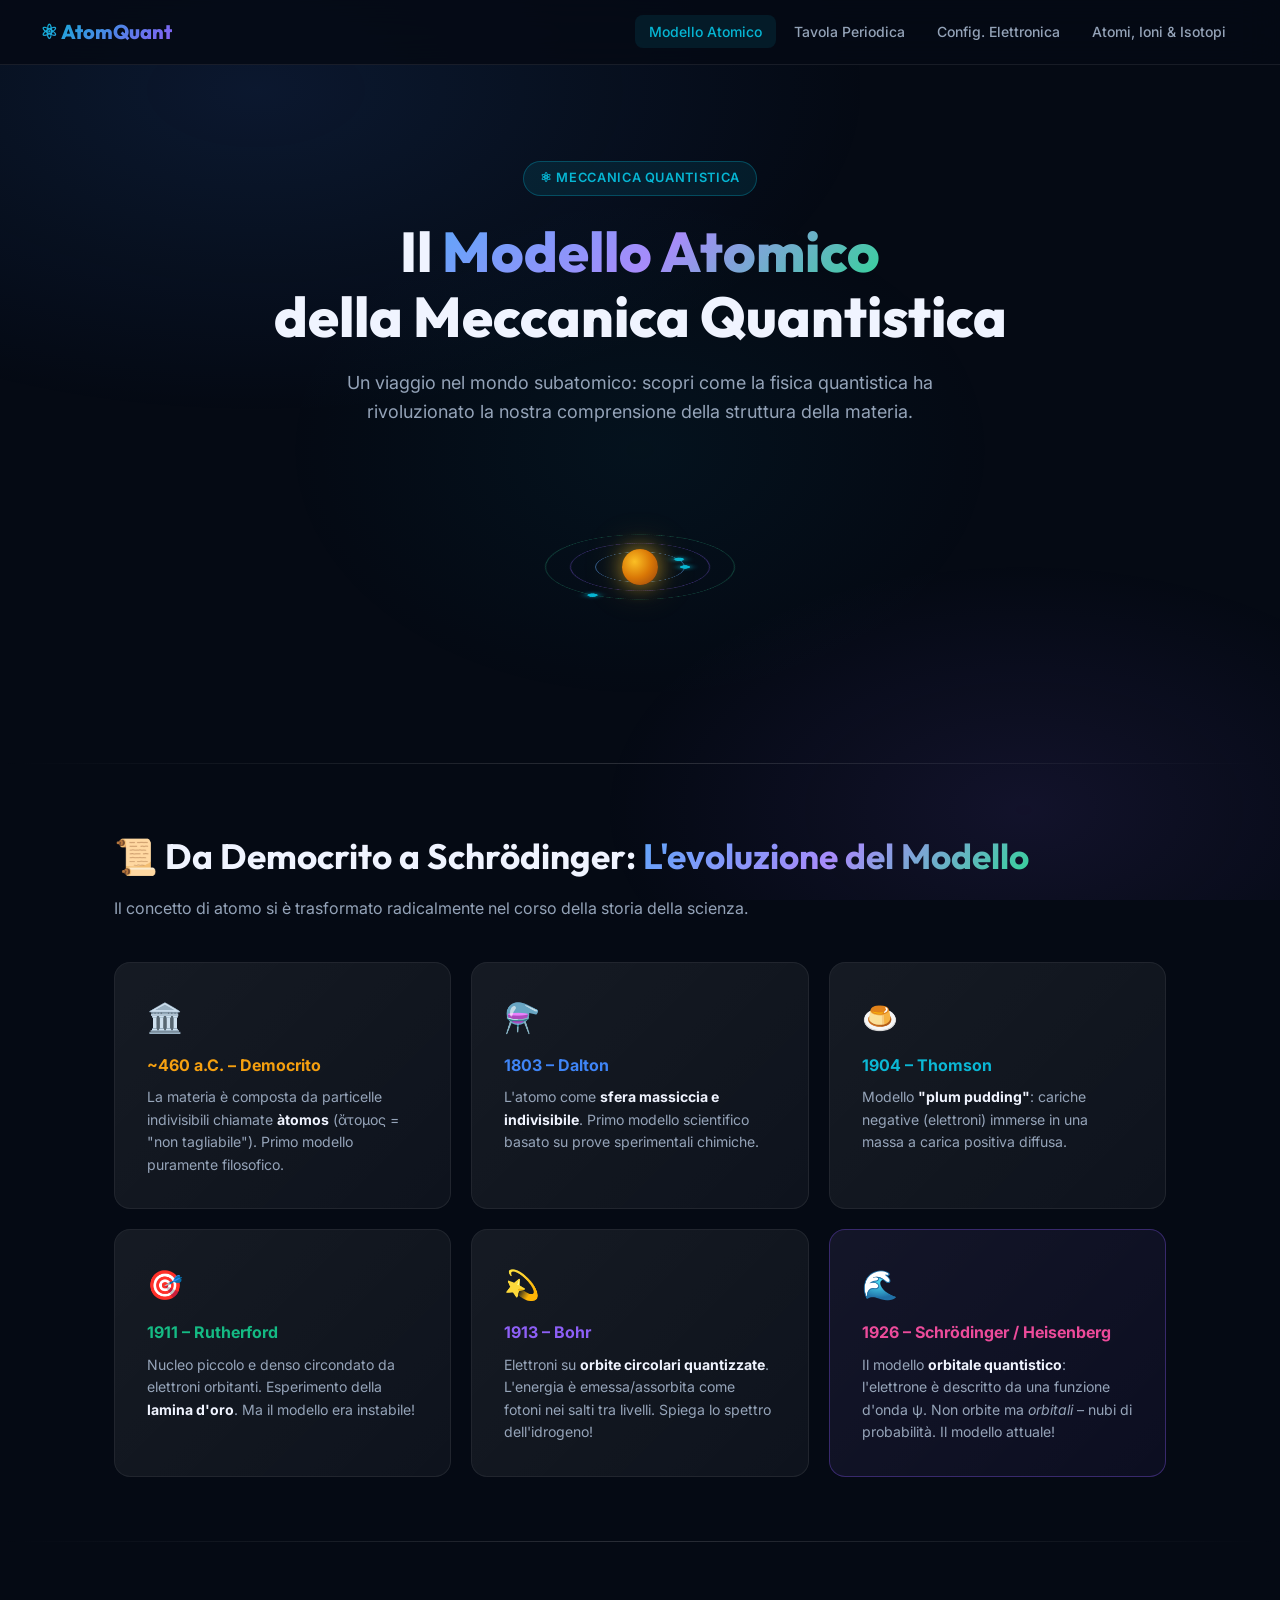
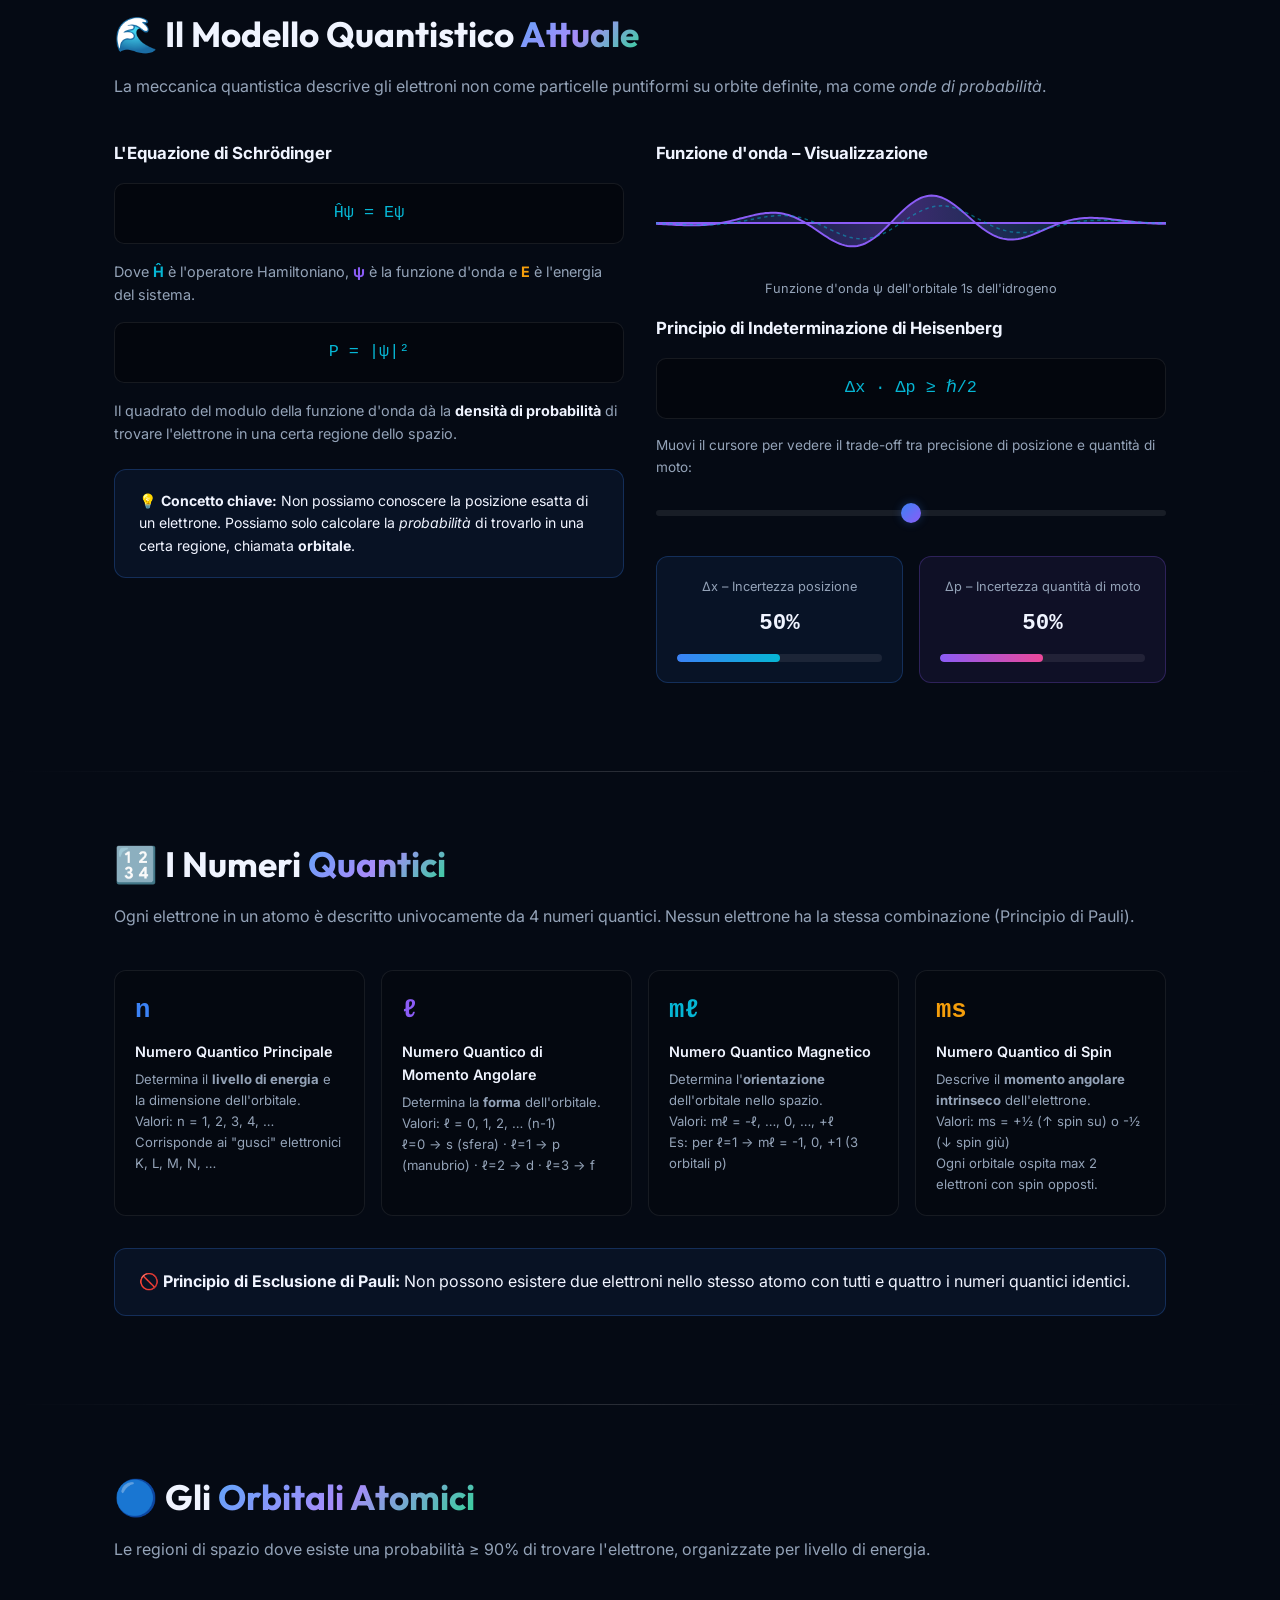
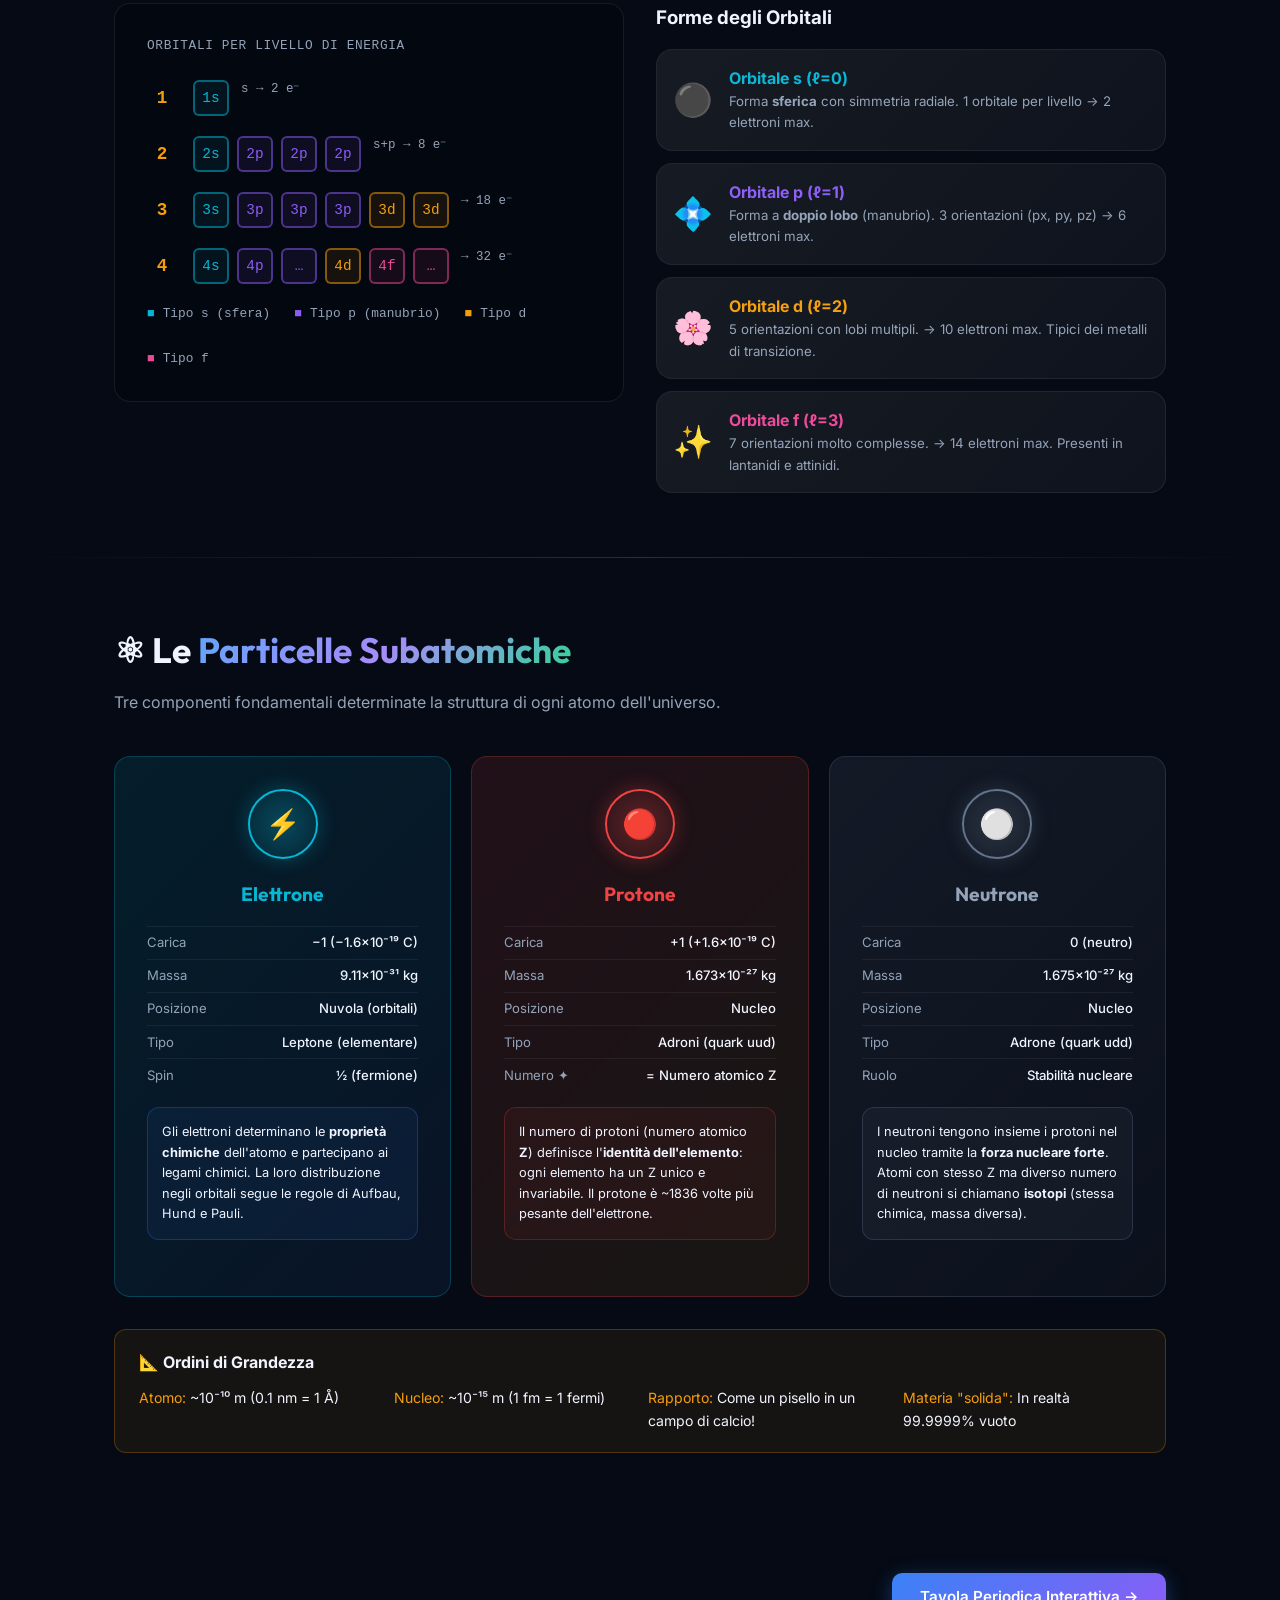
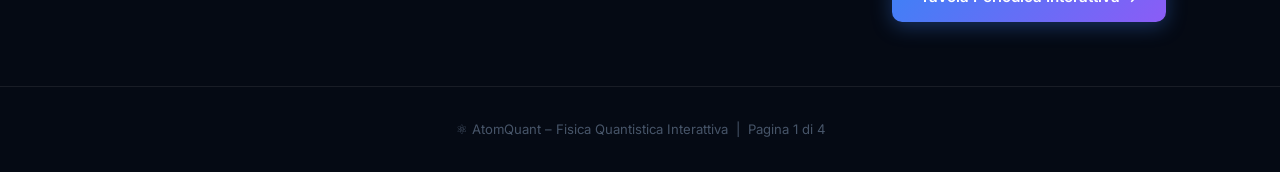
<file: index.html>
<!DOCTYPE html>
<html lang="it">

<head>
    <meta charset="UTF-8" />
    <meta name="viewport" content="width=device-width, initial-scale=1.0" />
    <title>Atomo & Meccanica Quantistica | Pagina 1</title>
    <meta name="description"
        content="Scopri il modello atomico della meccanica quantistica: elettroni, protoni e neutroni spiegati in modo interattivo." />
    <link rel="stylesheet" href="styles.css" />
    <style>
        /* ── ATOM 3D ANIMATION ── */
        .atom-hero {
            position: relative;
            width: 200px;
            height: 200px;
            margin: 2rem auto;
        }

        .nucleus {
            position: absolute;
            top: 50%;
            left: 50%;
            transform: translate(-50%, -50%);
            width: 36px;
            height: 36px;
            border-radius: 50%;
            background: radial-gradient(circle at 35% 35%, #fbbf24, #d97706, #92400e);
            box-shadow: 0 0 20px rgba(251, 191, 36, 0.6), 0 0 40px rgba(251, 191, 36, 0.3);
            z-index: 10;
        }

        .orbit-ring {
            position: absolute;
            top: 50%;
            left: 50%;
            border-radius: 50%;
            border: 1px solid rgba(96, 165, 250, 0.3);
            transform-origin: 50% 50%;
            transform: translate(-50%, -50%);
        }

        .orbit-ring:nth-child(2) {
            width: 90px;
            height: 90px;
            transform: translate(-50%, -50%) rotateX(70deg);
            animation: spin 3s linear infinite;
            border-color: rgba(96, 165, 250, 0.5);
        }

        .orbit-ring:nth-child(3) {
            width: 140px;
            height: 140px;
            transform: translate(-50%, -50%) rotateX(70deg) rotateZ(60deg);
            animation: spin 4.5s linear infinite reverse;
            border-color: rgba(139, 92, 246, 0.4);
        }

        .orbit-ring:nth-child(4) {
            width: 190px;
            height: 190px;
            transform: translate(-50%, -50%) rotateX(70deg) rotateZ(120deg);
            animation: spin 6s linear infinite;
            border-color: rgba(52, 211, 153, 0.3);
        }

        .electron {
            position: absolute;
            width: 10px;
            height: 10px;
            border-radius: 50%;
            background: var(--accent-cyan);
            box-shadow: 0 0 10px var(--accent-cyan);
        }

        .electron-1 {
            top: 50%;
            left: 50%;
            margin: -5px 0 0 40px;
        }

        .electron-2 {
            top: 50%;
            left: 50%;
            margin: -5px 0 0 65px;
        }

        .electron-3 {
            top: 50%;
            left: 50%;
            margin: -5px 0 0 90px;
        }

        /* ── QN VISUAL ── */
        .qn-grid {
            display: grid;
            grid-template-columns: repeat(auto-fit, minmax(220px, 1fr));
            gap: 1rem;
            margin-top: 1.5rem;
        }

        .qn-card {
            background: rgba(0, 0, 0, 0.2);
            border: 1px solid var(--border);
            border-radius: 12px;
            padding: 1.25rem;
            transition: all 0.3s;
        }

        .qn-card:hover {
            border-color: var(--border-bright);
            background: rgba(255, 255, 255, 0.04);
        }

        .qn-symbol {
            font-family: 'Courier New', monospace;
            font-size: 1.6rem;
            font-weight: 700;
            margin-bottom: 0.5rem;
        }

        .qn-name {
            font-weight: 600;
            font-size: 0.9rem;
            margin-bottom: 0.4rem;
        }

        .qn-desc {
            font-size: 0.82rem;
            color: var(--text-secondary);
        }

        /* ── PARTICLE CARDS ── */
        .particle-card {
            border-radius: 16px;
            padding: 2rem;
            text-align: center;
            transition: all 0.3s;
            cursor: default;
        }

        .particle-card:hover {
            transform: translateY(-4px);
        }

        .p-electron {
            background: linear-gradient(135deg, rgba(6, 182, 212, 0.12), rgba(59, 130, 246, 0.08));
            border: 1px solid rgba(6, 182, 212, 0.25);
        }

        .p-proton {
            background: linear-gradient(135deg, rgba(239, 68, 68, 0.12), rgba(245, 158, 11, 0.08));
            border: 1px solid rgba(239, 68, 68, 0.25);
        }

        .p-neutron {
            background: linear-gradient(135deg, rgba(100, 116, 139, 0.15), rgba(71, 85, 105, 0.1));
            border: 1px solid rgba(100, 116, 139, 0.25);
        }

        .particle-icon {
            width: 70px;
            height: 70px;
            border-radius: 50%;
            display: flex;
            align-items: center;
            justify-content: center;
            font-size: 1.8rem;
            margin: 0 auto 1.25rem;
        }

        .particle-icon-e {
            background: radial-gradient(circle, rgba(6, 182, 212, 0.3), rgba(6, 182, 212, 0.05));
            border: 2px solid var(--accent-cyan);
            box-shadow: 0 0 20px var(--glow-cyan);
        }

        .particle-icon-p {
            background: radial-gradient(circle, rgba(239, 68, 68, 0.3), rgba(239, 68, 68, 0.05));
            border: 2px solid #ef4444;
            box-shadow: 0 0 20px rgba(239, 68, 68, 0.3);
        }

        .particle-icon-n {
            background: radial-gradient(circle, rgba(100, 116, 139, 0.3), rgba(100, 116, 139, 0.05));
            border: 2px solid #64748b;
            box-shadow: 0 0 20px rgba(100, 116, 139, 0.3);
        }

        .particle-name {
            font-family: 'Outfit', sans-serif;
            font-size: 1.2rem;
            font-weight: 700;
            margin-bottom: 0.5rem;
        }

        .particle-stat {
            display: flex;
            justify-content: space-between;
            font-size: 0.82rem;
            padding: 0.35rem 0;
            border-top: 1px solid rgba(255, 255, 255, 0.06);
            color: var(--text-secondary);
        }

        .particle-stat span:last-child {
            color: var(--text-primary);
            font-weight: 500;
        }

        /* ── ORBITALS DIAGRAM ── */
        .orbital-diagram {
            background: rgba(0, 0, 0, 0.25);
            border: 1px solid var(--border);
            border-radius: 16px;
            padding: 2rem;
            font-family: 'Courier New', monospace;
        }

        .orbital-row {
            display: flex;
            align-items: center;
            gap: 1rem;
            margin-bottom: 1.25rem;
        }

        .orbital-level {
            font-weight: 700;
            font-size: 1.1rem;
            color: var(--accent-gold);
            width: 30px;
            text-align: center;
        }

        .orbital-boxes {
            display: flex;
            gap: 0.5rem;
            flex-wrap: wrap;
        }

        .orbital-type {
            font-size: 0.78rem;
            color: var(--text-secondary);
            margin-left: 0.25rem;
        }

        .orb-box {
            width: 36px;
            height: 36px;
            border: 2px solid;
            border-radius: 6px;
            display: flex;
            align-items: center;
            justify-content: center;
            font-size: 0.9rem;
            transition: all 0.3s;
        }

        .orb-s {
            border-color: rgba(6, 182, 212, 0.5);
            background: rgba(6, 182, 212, 0.08);
            color: var(--accent-cyan);
        }

        .orb-p {
            border-color: rgba(139, 92, 246, 0.5);
            background: rgba(139, 92, 246, 0.08);
            color: var(--accent-purple);
        }

        .orb-d {
            border-color: rgba(245, 158, 11, 0.5);
            background: rgba(245, 158, 11, 0.08);
            color: var(--accent-gold);
        }

        .orb-f {
            border-color: rgba(236, 72, 153, 0.5);
            background: rgba(236, 72, 153, 0.08);
            color: var(--accent-pink);
        }

        .orb-legend {
            display: flex;
            gap: 1.5rem;
            margin-top: 1rem;
            flex-wrap: wrap;
        }

        .orb-legend-item {
            display: flex;
            align-items: center;
            gap: 0.5rem;
            font-size: 0.8rem;
            color: var(--text-secondary);
        }

        /* ── WAVE FUNCTION ANIM ── */
        .wave-container {
            width: 100%;
            height: 80px;
            position: relative;
            overflow: hidden;
            margin: 1rem 0;
        }

        .wave-container svg {
            width: 100%;
            height: 100%;
        }

        /* ── HEISENBERG VIZ ── */
        .uncertainty-viz {
            display: grid;
            grid-template-columns: 1fr 1fr;
            gap: 1rem;
            margin: 1.5rem 0;
        }

        .uncertainty-box {
            padding: 1.25rem;
            border-radius: 12px;
            text-align: center;
        }

        .ub-pos {
            background: rgba(59, 130, 246, 0.08);
            border: 1px solid rgba(59, 130, 246, 0.25);
        }

        .ub-mom {
            background: rgba(139, 92, 246, 0.08);
            border: 1px solid rgba(139, 92, 246, 0.25);
        }

        .ub-label {
            font-size: 0.8rem;
            color: var(--text-secondary);
            margin-bottom: 0.5rem;
        }

        .ub-value {
            font-family: 'Courier New', monospace;
            font-size: 1.4rem;
            font-weight: 700;
        }

        .ub-bar {
            height: 8px;
            background: rgba(255, 255, 255, 0.08);
            border-radius: 4px;
            margin-top: 0.75rem;
            overflow: hidden;
        }

        .ub-fill {
            height: 100%;
            border-radius: 4px;
            transition: width 0.5s ease;
        }

        .ub-fill-pos {
            background: linear-gradient(to right, var(--accent-blue), var(--accent-cyan));
        }

        .ub-fill-mom {
            background: linear-gradient(to right, var(--accent-purple), var(--accent-pink));
        }

        #uncertainty-slider {
            -webkit-appearance: none;
            width: 100%;
            height: 6px;
            border-radius: 3px;
            background: var(--border);
            outline: none;
            margin: 1rem 0;
        }

        #uncertainty-slider::-webkit-slider-thumb {
            -webkit-appearance: none;
            width: 20px;
            height: 20px;
            border-radius: 50%;
            background: linear-gradient(135deg, var(--accent-blue), var(--accent-purple));
            cursor: pointer;
            box-shadow: 0 0 10px var(--glow-blue);
        }
    </style>
</head>

<body>

    <nav>
        <div class="nav-inner">
            <a class="nav-logo" href="index.html">⚛ AtomQuant</a>
            <ul class="nav-links">
                <li><a href="index.html" class="active">Modello Atomico</a></li>
                <li><a href="page2.html">Tavola Periodica</a></li>
                <li><a href="page3.html">Config. Elettronica</a></li>
                <li><a href="page4.html">Atomi, Ioni & Isotopi</a></li>
            </ul>
        </div>
    </nav>

    <main>

        <!-- ═══════════════ HERO ═══════════════ -->
        <div class="hero fade-in">
            <div class="hero-badge">⚛ Meccanica Quantistica</div>
            <h1>Il <span class="gradient-text">Modello Atomico</span><br>della Meccanica Quantistica</h1>
            <p class="hero-desc">
                Un viaggio nel mondo subatomico: scopri come la fisica quantistica ha rivoluzionato la nostra
                comprensione della struttura della materia.
            </p>

            <!-- Animated Atom -->
            <div class="atom-hero">
                <div class="nucleus"></div>
                <div class="orbit-ring">
                    <span class="electron electron-1"
                        style="position:absolute;top:50%;left:50%;margin:-5px 0 0 40px;"></span>
                </div>
                <div class="orbit-ring">
                    <span class="electron electron-2"
                        style="position:absolute;top:50%;left:50%;margin:-50px 0 0 -5px;"></span>
                </div>
                <div class="orbit-ring">
                    <span class="electron electron-3"
                        style="position:absolute;top:50%;left:50%;margin:-5px 0 0 90px;"></span>
                </div>
            </div>
        </div>

        <hr class="divider">

        <!-- ═══════════════ STORIA & MODELLI ═══════════════ -->
        <div class="section fade-in fade-in-d1">
            <div class="section-title">📜 Da Democrito a Schrödinger: <span class="gradient-text">L'evoluzione del
                    Modello</span></div>
            <p class="section-subtitle">Il concetto di atomo si è trasformato radicalmente nel corso della storia della
                scienza.</p>

            <div class="card-grid">
                <div class="card">
                    <div style="font-size:1.8rem;margin-bottom:0.75rem">🏛️</div>
                    <div style="font-weight:700;margin-bottom:0.5rem;color:var(--accent-gold)">~460 a.C. – Democrito
                    </div>
                    <p style="font-size:0.88rem;color:var(--text-secondary)">La materia è composta da particelle
                        indivisibili chiamate <strong style="color:var(--text-primary)">àtomos</strong> (ἄτομος = "non
                        tagliabile"). Primo modello puramente filosofico.</p>
                </div>
                <div class="card">
                    <div style="font-size:1.8rem;margin-bottom:0.75rem">⚗️</div>
                    <div style="font-weight:700;margin-bottom:0.5rem;color:var(--accent-blue)">1803 – Dalton</div>
                    <p style="font-size:0.88rem;color:var(--text-secondary)">L'atomo come <strong
                            style="color:var(--text-primary)">sfera massiccia e indivisibile</strong>. Primo modello
                        scientifico basato su prove sperimentali chimiche.</p>
                </div>
                <div class="card">
                    <div style="font-size:1.8rem;margin-bottom:0.75rem">🍮</div>
                    <div style="font-weight:700;margin-bottom:0.5rem;color:var(--accent-cyan)">1904 – Thomson</div>
                    <p style="font-size:0.88rem;color:var(--text-secondary)">Modello <strong
                            style="color:var(--text-primary)">"plum pudding"</strong>: cariche negative (elettroni)
                        immerse in una massa a carica positiva diffusa.</p>
                </div>
                <div class="card">
                    <div style="font-size:1.8rem;margin-bottom:0.75rem">🎯</div>
                    <div style="font-weight:700;margin-bottom:0.5rem;color:var(--accent-green)">1911 – Rutherford</div>
                    <p style="font-size:0.88rem;color:var(--text-secondary)">Nucleo piccolo e denso circondato da
                        elettroni orbitanti. Esperimento della <strong style="color:var(--text-primary)">lamina
                            d'oro</strong>. Ma il modello era instabile!</p>
                </div>
                <div class="card">
                    <div style="font-size:1.8rem;margin-bottom:0.75rem">💫</div>
                    <div style="font-weight:700;margin-bottom:0.5rem;color:var(--accent-purple)">1913 – Bohr</div>
                    <p style="font-size:0.88rem;color:var(--text-secondary)">Elettroni su <strong
                            style="color:var(--text-primary)">orbite circolari quantizzate</strong>. L'energia è
                        emessa/assorbita come fotoni nei salti tra livelli. Spiega lo spettro dell'idrogeno!</p>
                </div>
                <div class="card" style="border-color:rgba(139,92,246,0.35);background:rgba(139,92,246,0.06)">
                    <div style="font-size:1.8rem;margin-bottom:0.75rem">🌊</div>
                    <div style="font-weight:700;margin-bottom:0.5rem;color:var(--accent-pink)">1926 – Schrödinger /
                        Heisenberg</div>
                    <p style="font-size:0.88rem;color:var(--text-secondary)">Il modello <strong
                            style="color:var(--text-primary)">orbitale quantistico</strong>: l'elettrone è descritto da
                        una funzione d'onda ψ. Non orbite ma <em>orbitali</em> – nubi di probabilità. Il modello
                        attuale!</p>
                </div>
            </div>
        </div>

        <hr class="divider">

        <!-- ═══════════════ MODELLO QUANTISTICO ═══════════════ -->
        <div class="section fade-in fade-in-d2">
            <div class="section-title">🌊 Il Modello Quantistico <span class="gradient-text">Attuale</span></div>
            <p class="section-subtitle">La meccanica quantistica descrive gli elettroni non come particelle puntiformi
                su orbite definite, ma come <em>onde di probabilità</em>.</p>

            <div style="display:grid;grid-template-columns:1fr 1fr;gap:2rem;align-items:start">
                <div>
                    <h3 style="margin-bottom:1rem;font-size:1.05rem">L'Equazione di Schrödinger</h3>
                    <div class="formula">Ĥψ = Eψ</div>
                    <p style="font-size:0.9rem;color:var(--text-secondary);margin-bottom:1rem">
                        Dove <strong style="color:var(--accent-cyan)">Ĥ</strong> è l'operatore Hamiltoniano, <strong
                            style="color:var(--accent-purple)">ψ</strong> è la funzione d'onda e <strong
                            style="color:var(--accent-gold)">E</strong> è l'energia del sistema.
                    </p>
                    <div class="formula">P = |ψ|²</div>
                    <p style="font-size:0.9rem;color:var(--text-secondary)">
                        Il quadrato del modulo della funzione d'onda dà la <strong
                            style="color:var(--text-primary)">densità di probabilità</strong> di trovare l'elettrone in
                        una certa regione dello spazio.
                    </p>
                    <div class="info-box" style="margin-top:1.5rem">
                        <p style="font-size:0.88rem">💡 <strong>Concetto chiave:</strong> Non possiamo conoscere la
                            posizione esatta di un elettrone. Possiamo solo calcolare la <em>probabilità</em> di
                            trovarlo in una certa regione, chiamata <strong>orbitale</strong>.</p>
                    </div>
                </div>
                <div>
                    <h3 style="margin-bottom:1rem;font-size:1.05rem">Funzione d'onda – Visualizzazione</h3>
                    <div class="wave-container" id="wave-anim">
                        <svg id="wave-svg" viewBox="0 0 600 80" preserveAspectRatio="none">
                            <defs>
                                <linearGradient id="waveGrad" x1="0%" y1="0%" x2="100%" y2="0%">
                                    <stop offset="0%" style="stop-color:#3b82f6;stop-opacity:0.1" />
                                    <stop offset="50%" style="stop-color:#8b5cf6;stop-opacity:0.4" />
                                    <stop offset="100%" style="stop-color:#06b6d4;stop-opacity:0.1" />
                                </linearGradient>
                            </defs>
                            <path id="wave-path" fill="url(#waveGrad)" stroke="#8b5cf6" stroke-width="2" />
                            <path id="wave-path2" fill="none" stroke="rgba(6,182,212,0.5)" stroke-width="1.5"
                                stroke-dasharray="4,4" />
                        </svg>
                    </div>
                    <p style="font-size:0.8rem;color:var(--text-secondary);text-align:center;margin-bottom:1rem">
                        Funzione d'onda ψ dell'orbitale 1s dell'idrogeno</p>

                    <h3 style="margin-bottom:0.75rem;font-size:1.05rem">Principio di Indeterminazione di Heisenberg</h3>
                    <div class="formula">Δx · Δp ≥ ℏ/2</div>
                    <p style="font-size:0.85rem;color:var(--text-secondary);margin-bottom:1rem">Muovi il cursore per
                        vedere il trade-off tra precisione di posizione e quantità di moto:</p>
                    <input type="range" id="uncertainty-slider" min="0" max="100" value="50">
                    <div class="uncertainty-viz">
                        <div class="uncertainty-box ub-pos">
                            <div class="ub-label">Δx – Incertezza posizione</div>
                            <div class="ub-value" id="ub-pos-val">50%</div>
                            <div class="ub-bar">
                                <div class="ub-fill ub-fill-pos" id="ub-pos-bar" style="width:50%"></div>
                            </div>
                        </div>
                        <div class="uncertainty-box ub-mom">
                            <div class="ub-label">Δp – Incertezza quantità di moto</div>
                            <div class="ub-value" id="ub-mom-val">50%</div>
                            <div class="ub-bar">
                                <div class="ub-fill ub-fill-mom" id="ub-mom-bar" style="width:50%"></div>
                            </div>
                        </div>
                    </div>
                </div>
            </div>
        </div>

        <hr class="divider">

        <!-- ═══════════════ NUMERI QUANTICI ═══════════════ -->
        <div class="section fade-in fade-in-d2">
            <div class="section-title">🔢 I Numeri <span class="gradient-text">Quantici</span></div>
            <p class="section-subtitle">Ogni elettrone in un atomo è descritto univocamente da 4 numeri quantici. Nessun
                elettrone ha la stessa combinazione (Principio di Pauli).</p>

            <div class="qn-grid">
                <div class="qn-card">
                    <div class="qn-symbol" style="color:var(--accent-blue)">n</div>
                    <div class="qn-name">Numero Quantico Principale</div>
                    <div class="qn-desc">Determina il <strong>livello di energia</strong> e la dimensione
                        dell'orbitale.<br>Valori: n = 1, 2, 3, 4, …<br>Corrisponde ai "gusci" elettronici K, L, M, N, …
                    </div>
                </div>
                <div class="qn-card">
                    <div class="qn-symbol" style="color:var(--accent-purple)">ℓ</div>
                    <div class="qn-name">Numero Quantico di Momento Angolare</div>
                    <div class="qn-desc">Determina la <strong>forma</strong> dell'orbitale.<br>Valori: ℓ = 0, 1, 2, …
                        (n-1)<br>ℓ=0 → s (sfera) · ℓ=1 → p (manubrio) · ℓ=2 → d · ℓ=3 → f</div>
                </div>
                <div class="qn-card">
                    <div class="qn-symbol" style="color:var(--accent-cyan)">mℓ</div>
                    <div class="qn-name">Numero Quantico Magnetico</div>
                    <div class="qn-desc">Determina l'<strong>orientazione</strong> dell'orbitale nello
                        spazio.<br>Valori: mℓ = -ℓ, …, 0, …, +ℓ<br>Es: per ℓ=1 → mℓ = -1, 0, +1 (3 orbitali p)</div>
                </div>
                <div class="qn-card">
                    <div class="qn-symbol" style="color:var(--accent-gold)">ms</div>
                    <div class="qn-name">Numero Quantico di Spin</div>
                    <div class="qn-desc">Descrive il <strong>momento angolare intrinseco</strong>
                        dell'elettrone.<br>Valori: ms = +½ (↑ spin su) o -½ (↓ spin giù)<br>Ogni orbitale ospita max 2
                        elettroni con spin opposti.</div>
                </div>
            </div>

            <div class="info-box" style="margin-top:2rem">
                <strong>🚫 Principio di Esclusione di Pauli:</strong> Non possono esistere due elettroni nello stesso
                atomo con tutti e quattro i numeri quantici identici.
            </div>
        </div>

        <hr class="divider">

        <!-- ═══════════════ ORBITALS ═══════════════ -->
        <div class="section fade-in fade-in-d3">
            <div class="section-title">🔵 Gli <span class="gradient-text">Orbitali Atomici</span></div>
            <p class="section-subtitle">Le regioni di spazio dove esiste una probabilità ≥ 90% di trovare l'elettrone,
                organizzate per livello di energia.</p>

            <div style="display:grid;grid-template-columns:1fr 1fr;gap:2rem;align-items:start">
                <div class="orbital-diagram">
                    <div
                        style="font-size:0.8rem;color:var(--text-secondary);margin-bottom:1.5rem;letter-spacing:0.05em">
                        ORBITALI PER LIVELLO DI ENERGIA</div>
                    <div class="orbital-row">
                        <div class="orbital-level">1</div>
                        <div class="orbital-boxes">
                            <div class="orb-box orb-s" title="1s">1s</div>
                            <span class="orbital-type">s → 2 e⁻</span>
                        </div>
                    </div>
                    <div class="orbital-row">
                        <div class="orbital-level">2</div>
                        <div class="orbital-boxes">
                            <div class="orb-box orb-s">2s</div>
                            <div class="orb-box orb-p">2p</div>
                            <div class="orb-box orb-p">2p</div>
                            <div class="orb-box orb-p">2p</div>
                            <span class="orbital-type">s+p → 8 e⁻</span>
                        </div>
                    </div>
                    <div class="orbital-row">
                        <div class="orbital-level">3</div>
                        <div class="orbital-boxes">
                            <div class="orb-box orb-s">3s</div>
                            <div class="orb-box orb-p">3p</div>
                            <div class="orb-box orb-p">3p</div>
                            <div class="orb-box orb-p">3p</div>
                            <div class="orb-box orb-d">3d</div>
                            <div class="orb-box orb-d">3d</div>
                            <span class="orbital-type">→ 18 e⁻</span>
                        </div>
                    </div>
                    <div class="orbital-row">
                        <div class="orbital-level">4</div>
                        <div class="orbital-boxes">
                            <div class="orb-box orb-s">4s</div>
                            <div class="orb-box orb-p">4p</div>
                            <div class="orb-box orb-p">…</div>
                            <div class="orb-box orb-d">4d</div>
                            <div class="orb-box orb-f">4f</div>
                            <div class="orb-box orb-f">…</div>
                            <span class="orbital-type">→ 32 e⁻</span>
                        </div>
                    </div>
                    <div class="orb-legend">
                        <div class="orb-legend-item"><span style="color:var(--accent-cyan)">■</span> Tipo s (sfera)
                        </div>
                        <div class="orb-legend-item"><span style="color:var(--accent-purple)">■</span> Tipo p (manubrio)
                        </div>
                        <div class="orb-legend-item"><span style="color:var(--accent-gold)">■</span> Tipo d</div>
                        <div class="orb-legend-item"><span style="color:var(--accent-pink)">■</span> Tipo f</div>
                    </div>
                </div>
                <div>
                    <h3 style="margin-bottom:1rem">Forme degli Orbitali</h3>
                    <div style="display:grid;gap:0.75rem">
                        <div class="card" style="display:flex;align-items:center;gap:1rem;padding:1rem">
                            <div style="font-size:2rem">⚫</div>
                            <div>
                                <div style="font-weight:700;color:var(--accent-cyan)">Orbitale s (ℓ=0)</div>
                                <div style="font-size:0.83rem;color:var(--text-secondary)">Forma
                                    <strong>sferica</strong> con simmetria radiale. 1 orbitale per livello → 2 elettroni
                                    max.</div>
                            </div>
                        </div>
                        <div class="card" style="display:flex;align-items:center;gap:1rem;padding:1rem">
                            <div style="font-size:2rem">💠</div>
                            <div>
                                <div style="font-weight:700;color:var(--accent-purple)">Orbitale p (ℓ=1)</div>
                                <div style="font-size:0.83rem;color:var(--text-secondary)">Forma a <strong>doppio
                                        lobo</strong> (manubrio). 3 orientazioni (px, py, pz) → 6 elettroni max.</div>
                            </div>
                        </div>
                        <div class="card" style="display:flex;align-items:center;gap:1rem;padding:1rem">
                            <div style="font-size:2rem">🌸</div>
                            <div>
                                <div style="font-weight:700;color:var(--accent-gold)">Orbitale d (ℓ=2)</div>
                                <div style="font-size:0.83rem;color:var(--text-secondary)">5 orientazioni con lobi
                                    multipli. → 10 elettroni max. Tipici dei metalli di transizione.</div>
                            </div>
                        </div>
                        <div class="card" style="display:flex;align-items:center;gap:1rem;padding:1rem">
                            <div style="font-size:2rem">✨</div>
                            <div>
                                <div style="font-weight:700;color:var(--accent-pink)">Orbitale f (ℓ=3)</div>
                                <div style="font-size:0.83rem;color:var(--text-secondary)">7 orientazioni molto
                                    complesse. → 14 elettroni max. Presenti in lantanidi e attinidi.</div>
                            </div>
                        </div>
                    </div>
                </div>
            </div>
        </div>

        <hr class="divider">

        <!-- ═══════════════ PARTICELLE SUBATOMICHE ═══════════════ -->
        <div class="section fade-in fade-in-d4">
            <div class="section-title">⚛ Le <span class="gradient-text">Particelle Subatomiche</span></div>
            <p class="section-subtitle">Tre componenti fondamentali determinate la struttura di ogni atomo
                dell'universo.</p>

            <div class="card-grid">
                <!-- ELETTRONE -->
                <div class="particle-card p-electron">
                    <div class="particle-icon particle-icon-e">⚡</div>
                    <div class="particle-name" style="color:var(--accent-cyan)">Elettrone</div>
                    <div style="margin-top:1rem">
                        <div class="particle-stat"><span>Carica</span><span>−1 (−1.6×10⁻¹⁹ C)</span></div>
                        <div class="particle-stat"><span>Massa</span><span>9.11×10⁻³¹ kg</span></div>
                        <div class="particle-stat"><span>Posizione</span><span>Nuvola (orbitali)</span></div>
                        <div class="particle-stat"><span>Tipo</span><span>Leptone (elementare)</span></div>
                        <div class="particle-stat"><span>Spin</span><span>½ (fermione)</span></div>
                    </div>
                    <div class="info-box" style="margin-top:1rem;text-align:left;padding:0.875rem">
                        <p style="font-size:0.8rem">Gli elettroni determinano le <strong>proprietà chimiche</strong>
                            dell'atomo e partecipano ai legami chimici. La loro distribuzione negli orbitali segue le
                            regole di Aufbau, Hund e Pauli.</p>
                    </div>
                </div>

                <!-- PROTONE -->
                <div class="particle-card p-proton">
                    <div class="particle-icon particle-icon-p">🔴</div>
                    <div class="particle-name" style="color:#ef4444">Protone</div>
                    <div style="margin-top:1rem">
                        <div class="particle-stat"><span>Carica</span><span>+1 (+1.6×10⁻¹⁹ C)</span></div>
                        <div class="particle-stat"><span>Massa</span><span>1.673×10⁻²⁷ kg</span></div>
                        <div class="particle-stat"><span>Posizione</span><span>Nucleo</span></div>
                        <div class="particle-stat"><span>Tipo</span><span>Adroni (quark uud)</span></div>
                        <div class="particle-stat"><span>Numero ✦</span><span>= Numero atomico Z</span></div>
                    </div>
                    <div class="info-box"
                        style="margin-top:1rem;text-align:left;padding:0.875rem;background:rgba(239,68,68,0.06);border-color:rgba(239,68,68,0.25)">
                        <p style="font-size:0.8rem">Il numero di protoni (numero atomico <strong>Z</strong>) definisce
                            l'<strong>identità dell'elemento</strong>: ogni elemento ha un Z unico e invariabile. Il
                            protone è ~1836 volte più pesante dell'elettrone.</p>
                    </div>
                </div>

                <!-- NEUTRONE -->
                <div class="particle-card p-neutron">
                    <div class="particle-icon particle-icon-n">⚪</div>
                    <div class="particle-name" style="color:#94a3b8">Neutrone</div>
                    <div style="margin-top:1rem">
                        <div class="particle-stat"><span>Carica</span><span>0 (neutro)</span></div>
                        <div class="particle-stat"><span>Massa</span><span>1.675×10⁻²⁷ kg</span></div>
                        <div class="particle-stat"><span>Posizione</span><span>Nucleo</span></div>
                        <div class="particle-stat"><span>Tipo</span><span>Adrone (quark udd)</span></div>
                        <div class="particle-stat"><span>Ruolo</span><span>Stabilità nucleare</span></div>
                    </div>
                    <div class="info-box"
                        style="margin-top:1rem;text-align:left;padding:0.875rem;background:rgba(100,116,139,0.08);border-color:rgba(100,116,139,0.3)">
                        <p style="font-size:0.8rem">I neutroni tengono insieme i protoni nel nucleo tramite la
                            <strong>forza nucleare forte</strong>. Atomi con stesso Z ma diverso numero di neutroni si
                            chiamano <strong>isotopi</strong> (stessa chimica, massa diversa).</p>
                    </div>
                </div>
            </div>

            <!-- CONFRONTO DIMENSIONI -->
            <div class="warning-box" style="margin-top:2rem">
                <h3 style="margin-bottom:0.75rem;font-size:1rem">📐 Ordini di Grandezza</h3>
                <div
                    style="display:grid;grid-template-columns:repeat(auto-fit,minmax(200px,1fr));gap:1rem;font-size:0.88rem">
                    <div><span style="color:var(--accent-gold)">Atomo:</span> ~10⁻¹⁰ m (0.1 nm = 1 Å)</div>
                    <div><span style="color:var(--accent-gold)">Nucleo:</span> ~10⁻¹⁵ m (1 fm = 1 fermi)</div>
                    <div><span style="color:var(--accent-gold)">Rapporto:</span> Come un pisello in un campo di calcio!
                    </div>
                    <div><span style="color:var(--accent-gold)">Materia "solida":</span> In realtà 99.9999% vuoto</div>
                </div>
            </div>
        </div>

        <!-- ── PAGE NAVIGATION ── -->
        <div class="page-nav">
            <span></span>
            <a href="page2.html" class="btn btn-primary">Tavola Periodica Interattiva →</a>
        </div>

    </main>

    <footer>
        <p>⚛ AtomQuant – Fisica Quantistica Interattiva &nbsp;|&nbsp; Pagina 1 di 4</p>
    </footer>

    <script>
        // ── WAVE ANIMATION ──
        const wavePath = document.getElementById('wave-path');
        const wavePath2 = document.getElementById('wave-path2');
        let t = 0;

        function drawWave() {
            const W = 600, H = 80;
            let d = `M 0 ${H / 2}`;
            let d2 = `M 0 ${H / 2}`;
            for (let x = 0; x <= W; x += 3) {
                const r = x / W * 2 * Math.PI * 3;
                const env = Math.exp(-Math.pow((x - W / 2) / (W * 0.28), 2));
                const y1 = H / 2 - Math.cos(r - t) * 28 * env;
                const y2 = H / 2 - Math.sin(r - t * 0.7) * 18 * env;
                d += ` L ${x} ${y1}`;
                d2 += ` L ${x} ${y2}`;
            }
            d += ` L ${W} ${H / 2} L 0 ${H / 2} Z`;
            wavePath.setAttribute('d', d);
            wavePath2.setAttribute('d', d2);
            t += 0.04;
            requestAnimationFrame(drawWave);
        }
        drawWave();

        // ── UNCERTAINTY SLIDER ──
        const slider = document.getElementById('uncertainty-slider');
        const posVal = document.getElementById('ub-pos-val');
        const momVal = document.getElementById('ub-mom-val');
        const posBar = document.getElementById('ub-pos-bar');
        const momBar = document.getElementById('ub-mom-bar');

        slider.addEventListener('input', () => {
            const v = parseInt(slider.value);
            const pos = v;
            const mom = 100 - v;
            posVal.textContent = pos + '%';
            momVal.textContent = mom + '%';
            posBar.style.width = pos + '%';
            momBar.style.width = mom + '%';
        });
    </script>

</body>

</html>
</file>
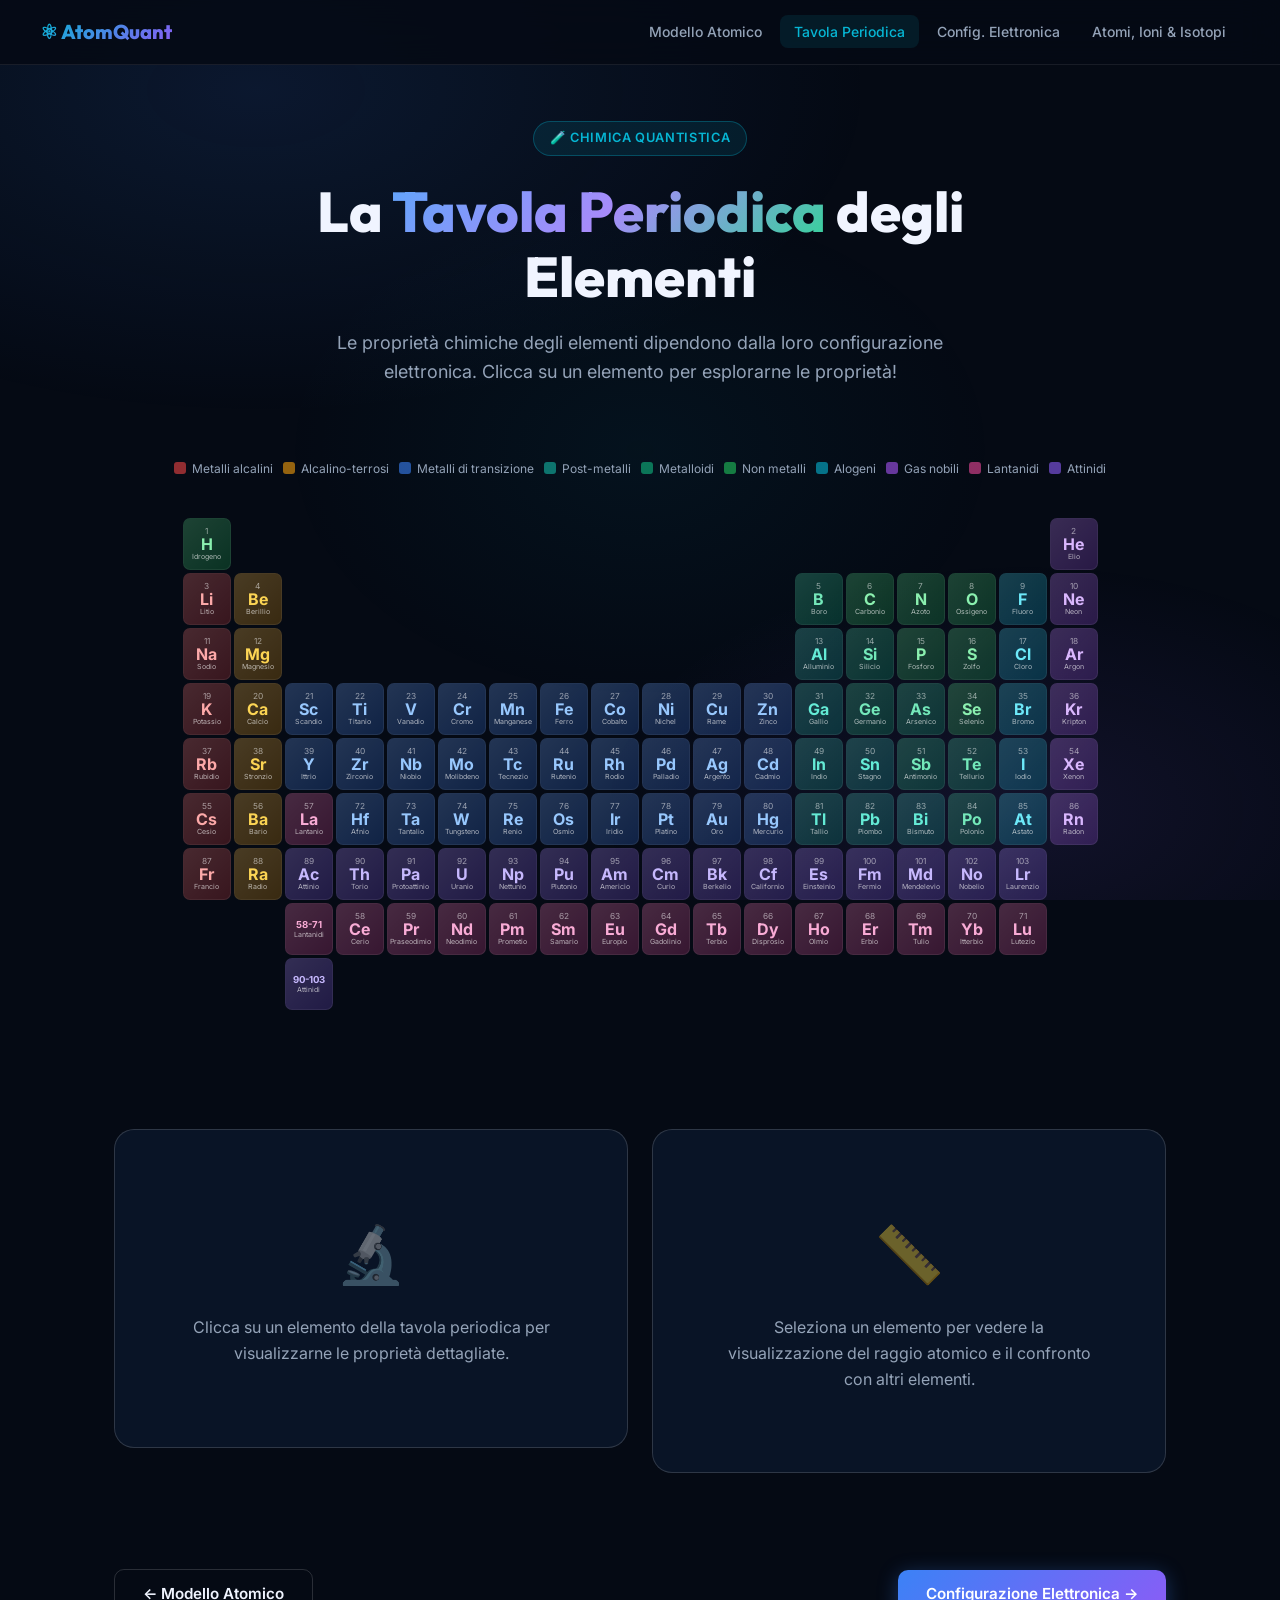
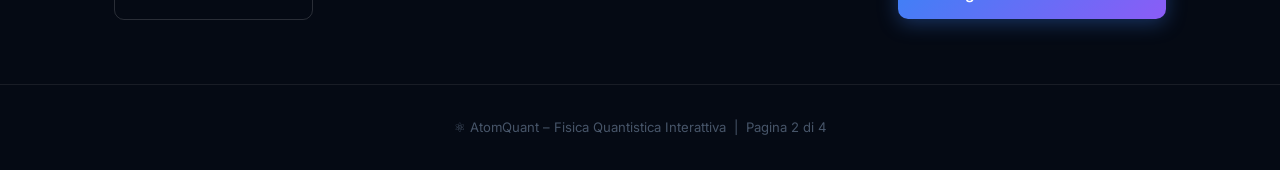
<file: page2.html>
<!DOCTYPE html>
<html lang="it">

<head>
    <meta charset="UTF-8" />
    <meta name="viewport" content="width=device-width, initial-scale=1.0" />
    <title>Tavola Periodica Interattiva | AtomQuant</title>
    <meta name="description"
        content="Tavola periodica interattiva: clicca su ogni elemento per scoprire proprietà, configurazione elettronica e raggio atomico." />
    <link rel="stylesheet" href="styles.css" />
    <style>
        .pt-wrapper {
            overflow-x: auto;
            padding: 1rem 0 2rem;
        }

        .pt-grid {
            display: grid;
            grid-template-columns: repeat(18, 48px);
            grid-template-rows: repeat(10, 52px);
            gap: 3px;
            min-width: 900px;
            margin: 0 auto;
            width: fit-content;
        }

        .el {
            border-radius: 7px;
            border: 1px solid rgba(255, 255, 255, 0.08);
            display: flex;
            flex-direction: column;
            align-items: center;
            justify-content: center;
            cursor: pointer;
            transition: all 0.18s;
            position: relative;
            overflow: hidden;
            padding: 2px;
        }

        .el::after {
            content: '';
            position: absolute;
            inset: 0;
            background: linear-gradient(135deg, rgba(255, 255, 255, 0.08), transparent);
            pointer-events: none;
        }

        .el:hover {
            transform: scale(1.18);
            z-index: 20;
            box-shadow: 0 0 20px rgba(255, 255, 255, 0.25);
            border-color: rgba(255, 255, 255, 0.4);
        }

        .el.selected {
            border-color: #fff;
            box-shadow: 0 0 0 2px rgba(255, 255, 255, 0.6);
            transform: scale(1.18);
            z-index: 20;
        }

        .el-num {
            font-size: 0.52rem;
            color: rgba(255, 255, 255, 0.55);
            line-height: 1;
        }

        .el-sym {
            font-size: 1rem;
            font-weight: 700;
            line-height: 1.1;
        }

        .el-name {
            font-size: 0.44rem;
            color: rgba(255, 255, 255, 0.65);
            line-height: 1;
            text-align: center;
        }

        /* Category colors */
        .cat-alkali {
            background: rgba(239, 68, 68, 0.22);
        }

        .cat-alkaline {
            background: rgba(245, 158, 11, 0.22);
        }

        .cat-lanthanide {
            background: rgba(236, 72, 153, 0.18);
        }

        .cat-actinide {
            background: rgba(139, 92, 246, 0.18);
        }

        .cat-transition {
            background: rgba(59, 130, 246, 0.2);
        }

        .cat-post {
            background: rgba(20, 184, 166, 0.2);
        }

        .cat-metalloid {
            background: rgba(16, 185, 129, 0.18);
        }

        .cat-nonmetal {
            background: rgba(34, 197, 94, 0.2);
        }

        .cat-halogen {
            background: rgba(6, 182, 212, 0.2);
        }

        .cat-noble {
            background: rgba(168, 85, 247, 0.2);
        }

        /* Panel */
        .el-panel {
            background: rgba(10, 22, 40, 0.95);
            border: 1px solid var(--border-bright);
            border-radius: 20px;
            padding: 2rem;
            backdrop-filter: blur(20px);
            transition: all 0.3s;
        }

        .el-panel-header {
            display: flex;
            gap: 1.5rem;
            align-items: center;
            margin-bottom: 1.5rem;
        }

        .el-big-symbol {
            width: 90px;
            height: 90px;
            border-radius: 16px;
            display: flex;
            flex-direction: column;
            align-items: center;
            justify-content: center;
            font-family: 'Outfit', sans-serif;
        }

        .el-big-sym {
            font-size: 2.2rem;
            font-weight: 800;
            line-height: 1;
        }

        .el-big-num {
            font-size: 0.75rem;
            opacity: 0.7;
        }

        .el-big-name {
            font-size: 1.6rem;
            font-weight: 700;
            margin-bottom: 0.25rem;
        }

        .el-big-cat {
            font-size: 0.8rem;
            color: var(--text-secondary);
        }

        .el-props {
            display: grid;
            grid-template-columns: 1fr 1fr;
            gap: 0.6rem;
            margin-bottom: 1.5rem;
        }

        .el-prop {
            background: rgba(255, 255, 255, 0.04);
            border: 1px solid var(--border);
            border-radius: 8px;
            padding: 0.6rem 0.9rem;
        }

        .el-prop-label {
            font-size: 0.7rem;
            color: var(--text-secondary);
            margin-bottom: 0.2rem;
        }

        .el-prop-val {
            font-size: 0.9rem;
            font-weight: 600;
        }

        /* RADIUS VIZ */
        .radius-viz {
            text-align: center;
            margin: 1rem 0;
        }

        .radius-circle {
            border-radius: 50%;
            display: inline-flex;
            align-items: center;
            justify-content: center;
            transition: all 0.6s cubic-bezier(.34, 1.56, .64, 1);
            font-size: 0.75rem;
            font-weight: 600;
            color: rgba(255, 255, 255, 0.7);
        }

        /* Legend */
        .pt-legend {
            display: flex;
            flex-wrap: wrap;
            gap: 0.6rem;
            justify-content: center;
            margin-bottom: 1.5rem;
        }

        .legend-item {
            display: flex;
            align-items: center;
            gap: 0.4rem;
            font-size: 0.75rem;
            color: var(--text-secondary);
        }

        .legend-dot {
            width: 12px;
            height: 12px;
            border-radius: 3px;
        }

        /* Highlight on hover category */
        .pt-grid:hover .el {
            opacity: 0.55;
        }

        .pt-grid .el:hover {
            opacity: 1 !important;
        }

        /* Config display */
        .config-display {
            font-family: 'Courier New', monospace;
            background: rgba(0, 0, 0, 0.3);
            border: 1px solid var(--border);
            border-radius: 10px;
            padding: 0.75rem 1rem;
            font-size: 0.88rem;
            color: var(--accent-cyan);
            word-break: break-all;
            line-height: 1.6;
        }

        .placeholder-panel {
            text-align: center;
            padding: 3rem 2rem;
            color: var(--text-secondary);
        }

        .placeholder-panel .big-icon {
            font-size: 3.5rem;
            margin-bottom: 1rem;
            opacity: 0.4;
        }
    </style>
</head>

<body>

    <nav>
        <div class="nav-inner">
            <a class="nav-logo" href="index.html">⚛ AtomQuant</a>
            <ul class="nav-links">
                <li><a href="index.html">Modello Atomico</a></li>
                <li><a href="page2.html" class="active">Tavola Periodica</a></li>
                <li><a href="page3.html">Config. Elettronica</a></li>
                <li><a href="page4.html">Atomi, Ioni & Isotopi</a></li>
            </ul>
        </div>
    </nav>

    <main>
        <div class="hero" style="padding-top:3.5rem;padding-bottom:2rem">
            <div class="hero-badge">🧪 Chimica Quantistica</div>
            <h1>La <span class="gradient-text">Tavola Periodica</span> degli Elementi</h1>
            <p class="hero-desc">Le proprietà chimiche degli elementi dipendono dalla loro configurazione elettronica.
                Clicca su un elemento per esplorarne le proprietà!</p>
        </div>

        <div class="section" style="padding-top:0">
            <!-- Legend -->
            <div class="pt-legend">
                <div class="legend-item">
                    <div class="legend-dot" style="background:rgba(239,68,68,0.6)"></div>Metalli alcalini
                </div>
                <div class="legend-item">
                    <div class="legend-dot" style="background:rgba(245,158,11,0.6)"></div>Alcalino-terrosi
                </div>
                <div class="legend-item">
                    <div class="legend-dot" style="background:rgba(59,130,246,0.6)"></div>Metalli di transizione
                </div>
                <div class="legend-item">
                    <div class="legend-dot" style="background:rgba(20,184,166,0.6)"></div>Post-metalli
                </div>
                <div class="legend-item">
                    <div class="legend-dot" style="background:rgba(16,185,129,0.6)"></div>Metalloidi
                </div>
                <div class="legend-item">
                    <div class="legend-dot" style="background:rgba(34,197,94,0.6)"></div>Non metalli
                </div>
                <div class="legend-item">
                    <div class="legend-dot" style="background:rgba(6,182,212,0.6)"></div>Alogeni
                </div>
                <div class="legend-item">
                    <div class="legend-dot" style="background:rgba(168,85,247,0.6)"></div>Gas nobili
                </div>
                <div class="legend-item">
                    <div class="legend-dot" style="background:rgba(236,72,153,0.6)"></div>Lantanidi
                </div>
                <div class="legend-item">
                    <div class="legend-dot" style="background:rgba(139,92,246,0.6)"></div>Attinidi
                </div>
            </div>

            <!-- Periodic Table Grid -->
            <div class="pt-wrapper">
                <div class="pt-grid" id="pt-grid"></div>
            </div>

            <!-- Detail Panel -->
            <div style="display:grid;grid-template-columns:1fr 1fr;gap:1.5rem;margin-top:2rem;align-items:start"
                id="detail-area">
                <div class="el-panel" id="el-panel">
                    <div class="placeholder-panel">
                        <div class="big-icon">🔬</div>
                        <p>Clicca su un elemento della tavola periodica per visualizzarne le proprietà dettagliate.</p>
                    </div>
                </div>
                <div class="el-panel" id="radius-panel">
                    <div class="placeholder-panel">
                        <div class="big-icon">📏</div>
                        <p>Seleziona un elemento per vedere la visualizzazione del raggio atomico e il confronto con
                            altri elementi.</p>
                    </div>
                </div>
            </div>
        </div>

        <div class="page-nav">
            <a href="index.html" class="btn btn-outline">← Modello Atomico</a>
            <a href="page3.html" class="btn btn-primary">Configurazione Elettronica →</a>
        </div>
    </main>

    <footer>
        <p>⚛ AtomQuant – Fisica Quantistica Interattiva &nbsp;|&nbsp; Pagina 2 di 4</p>
    </footer>

    <script>
        // ─── ELEMENT DATA ───
        const ELEMENTS = [
            // Z, sym, name, cat, group, period, mass, config, radius, EN, melt, boil, phase, desc
            [1, 'H', 'Idrogeno', 'nonmetal', 1, 1, 1.008, '1s¹', 53, 2.20, -259, -253, 'Gas', 'Il più abbondante elemento dell\'universo. Fondamentale per la vita e il combustibile delle stelle.'],
            [2, 'He', 'Elio', 'noble', 18, 1, 4.003, '1s²', 31, 0, -272, -269, 'Gas', 'Gas nobile inerte. Usato in palloncini e come refrigerante criogenico.'],
            [3, 'Li', 'Litio', 'alkali', 1, 2, 6.941, '[He] 2s¹', 167, 0.98, 180, 1342, 'Solido', 'Metallo alcalino leggero. Usato in batterie e psicofarmaci.'],
            [4, 'Be', 'Berillio', 'alkaline', 2, 2, 9.012, '[He] 2s²', 112, 1.57, 1287, 2470, 'Solido', 'Metallo leggero e resistente. Usato nell\'industria aerospaziale.'],
            [5, 'B', 'Boro', 'metalloid', 13, 2, 10.81, '[He] 2s² 2p¹', 87, 2.04, 2075, 4000, 'Solido', 'Metalloide essenziale. Usato in vetro borosilicato e semiconduttori.'],
            [6, 'C', 'Carbonio', 'nonmetal', 14, 2, 12.011, '[He] 2s² 2p²', 67, 2.55, 3550, 4827, 'Solido', 'Base della vita organica. Esiste come grafite, diamante e fullereni.'],
            [7, 'N', 'Azoto', 'nonmetal', 15, 2, 14.007, '[He] 2s² 2p³', 56, 3.04, -210, -196, 'Gas', '78% dell\'atmosfera terrestre. fondamentale per proteine e DNA.'],
            [8, 'O', 'Ossigeno', 'nonmetal', 16, 2, 15.999, '[He] 2s² 2p⁴', 48, 3.44, -218, -183, 'Gas', 'Essenziale per la respirazione. Il terzo elemento più abbondante dell\'universo.'],
            [9, 'F', 'Fluoro', 'halogen', 17, 2, 18.998, '[He] 2s² 2p⁵', 42, 3.98, -220, -188, 'Gas', 'L\'elemento più elettronegativo. Reagisce violentemente con quasi tutte le sostanze.'],
            [10, 'Ne', 'Neon', 'noble', 18, 2, 20.180, '[He] 2s² 2p⁶', 38, 0, -249, -246, 'Gas', 'Gas nobile. Usato in insegne luminose per il caratteristico colore arancione-rossa.'],
            [11, 'Na', 'Sodio', 'alkali', 1, 3, 22.990, '[Ne] 3s¹', 190, 0.93, 98, 883, 'Solido', 'Metallo alcalino morbido. Componente del sale da cucina (NaCl). Reattivo con l\'acqua.'],
            [12, 'Mg', 'Magnesio', 'alkaline', 2, 3, 24.305, '[Ne] 3s²', 145, 1.31, 650, 1090, 'Solido', 'Metallo leggero e resistente. Essenziale per la clorofilla nelle piante.'],
            [13, 'Al', 'Alluminio', 'post', 13, 3, 26.982, '[Ne] 3s² 3p¹', 118, 1.61, 660, 2519, 'Solido', 'Metallo più abbondante nella crosta terrestre. Leggero e resistente alla corrosione.'],
            [14, 'Si', 'Silicio', 'metalloid', 14, 3, 28.086, '[Ne] 3s² 3p²', 110, 1.90, 1414, 3265, 'Solido', 'Fondamento dell\'elettronica moderna. Il secondo elemento più abbondante sulla Terra.'],
            [15, 'P', 'Fosforo', 'nonmetal', 15, 3, 30.974, '[Ne] 3s² 3p³', 98, 2.19, 44, 280, 'Solido', 'Essenziale per DNA e ATP. Esiste in forme allotropiche bianca e rossa.'],
            [16, 'S', 'Zolfo', 'nonmetal', 16, 3, 32.065, '[Ne] 3s² 3p⁴', 88, 2.58, 113, 445, 'Solido', 'Non metallo giallo. Usato in fertilizzanti, gomma vulcanizzata e acido solforico.'],
            [17, 'Cl', 'Cloro', 'halogen', 17, 3, 35.453, '[Ne] 3s² 3p⁵', 79, 3.16, -101, -34, 'Gas', 'Alogeno verde-giallastro. Usato per disinfettare l\'acqua. Forma il sale con il sodio.'],
            [18, 'Ar', 'Argon', 'noble', 18, 3, 39.948, '[Ne] 3s² 3p⁶', 71, 0, -189, -186, 'Gas', 'Gas nobile, terzo gas più abbondante nell\'aria. Usato come atmosfera inerte nella saldatura.'],
            [19, 'K', 'Potassio', 'alkali', 1, 4, 39.098, '[Ar] 4s¹', 243, 0.82, 64, 759, 'Solido', 'Metallo alcalino. Fondamentale per la trasmissione nervosa negli organismi viventi.'],
            [20, 'Ca', 'Calcio', 'alkaline', 2, 4, 40.078, '[Ar] 4s²', 194, 1.00, 842, 1484, 'Solido', 'Componente principale di ossa e denti. Regola la contrazione muscolare.'],
            [21, 'Sc', 'Scandio', 'transition', 3, 4, 44.956, '[Ar] 3d¹ 4s²', 184, 1.36, 1541, 2836, 'Solido', 'Metallo di transizione raro. Usato in leghe leggere ad alte prestazioni.'],
            [22, 'Ti', 'Titanio', 'transition', 4, 4, 47.867, '[Ar] 3d² 4s²', 176, 1.54, 1668, 3287, 'Solido', 'Metallo resistente e leggero. Usato in aerospazio, medicina e impianti dentali.'],
            [23, 'V', 'Vanadio', 'transition', 5, 4, 50.942, '[Ar] 3d³ 4s²', 171, 1.63, 1910, 3407, 'Solido', 'Metallo di transizione duro. Usato in acciai speciali e catalizzatori.'],
            [24, 'Cr', 'Cromo', 'transition', 6, 4, 51.996, '[Ar] 3d⁵ 4s¹', 166, 1.66, 1907, 2671, 'Solido', 'Conferisce resistenza all\'acciaio inossidabile. Usato per ricoperture galvaniche.'],
            [25, 'Mn', 'Manganese', 'transition', 7, 4, 54.938, '[Ar] 3d⁵ 4s²', 161, 1.55, 1246, 2061, 'Solido', 'Metallo di transizione. Essenziale per la produzione di acciaio.'],
            [26, 'Fe', 'Ferro', 'transition', 8, 4, 55.845, '[Ar] 3d⁶ 4s²', 156, 1.83, 1538, 2861, 'Solido', 'Il metallo più usato al mondo. Prodotto nelle stelle di seconda generazione.'],
            [27, 'Co', 'Cobalto', 'transition', 9, 4, 58.933, '[Ar] 3d⁷ 4s²', 152, 1.88, 1495, 2927, 'Solido', 'Metallo magnetico. Componente della vitamina B12 e delle leghe ad alta temperatura.'],
            [28, 'Ni', 'Nichel', 'transition', 10, 4, 58.693, '[Ar] 3d⁸ 4s²', 149, 1.91, 1455, 2913, 'Solido', 'Metallo resistente. Usato in acciai inossidabili e batterie nichel-metallo idruro.'],
            [29, 'Cu', 'Rame', 'transition', 11, 4, 63.546, '[Ar] 3d¹⁰ 4s¹', 145, 1.90, 1085, 2562, 'Solido', 'Eccellente conduttore elettrico. Usato in cavi, monete e impianti idraulici.'],
            [30, 'Zn', 'Zinco', 'transition', 12, 4, 65.38, '[Ar] 3d¹⁰ 4s²', 142, 1.65, 420, 907, 'Solido', 'Metallo essenziale per gli enzimi. Usato per la zincatura dell\'acciaio.'],
            [31, 'Ga', 'Gallio', 'post', 13, 4, 69.723, '[Ar] 3d¹⁰ 4s² 4p¹', 136, 1.81, 30, 2403, 'Solido', 'Metallo che si scioglie in mano! Usato in LED e semiconduttori.'],
            [32, 'Ge', 'Germanio', 'metalloid', 14, 4, 72.640, '[Ar] 3d¹⁰ 4s² 4p²', 125, 2.01, 938, 2833, 'Solido', 'Metalloide. Usato in fibre ottiche, infrarossi e transistor a semiconduttore.'],
            [33, 'As', 'Arsenico', 'metalloid', 15, 4, 74.922, '[Ar] 3d¹⁰ 4s² 4p³', 114, 2.18, 613, 887, 'Solido', 'Metalloide tossico. Usato in semiconduttori (GaAs) e pesticidi.'],
            [34, 'Se', 'Selenio', 'nonmetal', 16, 4, 78.96, '[Ar] 3d¹⁰ 4s² 4p⁴', 103, 2.55, 221, 685, 'Solido', 'Non metallo essenziale in tracce. Usato in cellule fotovoltaiche e vetro.'],
            [35, 'Br', 'Bromo', 'halogen', 17, 4, 79.904, '[Ar] 3d¹⁰ 4s² 4p⁵', 94, 2.96, -7, 59, 'Liquido', 'Uno dei due elementi liquidi a temperatura ambiente. Usato in ritardanti di fiamma.'],
            [36, 'Kr', 'Kripton', 'noble', 18, 4, 83.798, '[Ar] 3d¹⁰ 4s² 4p⁶', 88, 0, -157, -153, 'Gas', 'Gas nobile. Usato in lampade fluorescenti ad alta intensità e laser.'],
            [37, 'Rb', 'Rubidio', 'alkali', 1, 5, 85.468, '[Kr] 5s¹', 265, 0.82, 39, 688, 'Solido', 'Metallo alcalino morbido e reattivo. Usato in orologi atomici e celle fotovoltaiche.'],
            [38, 'Sr', 'Stronzio', 'alkaline', 2, 5, 87.62, '[Kr] 5s²', 219, 0.95, 777, 1382, 'Solido', 'Metallo alcalino-terroso. Composti usati nei fuochi d\'artificio (colore rosso).'],
            [39, 'Y', 'Ittrio', 'transition', 3, 5, 88.906, '[Kr] 4d¹ 5s²', 212, 1.22, 1522, 3345, 'Solido', 'Metallo di transizione. Usato in LED rossi, laser e superconduttori ad alta temperatura.'],
            [40, 'Zr', 'Zirconio', 'transition', 4, 5, 91.224, '[Kr] 4d² 5s²', 206, 1.33, 1855, 4409, 'Solido', 'Metallo resistente alla corrosione. Usato nei reattori nucleari.'],
            [41, 'Nb', 'Niobio', 'transition', 5, 5, 92.906, '[Kr] 4d⁴ 5s¹', 198, 1.6, 2477, 4744, 'Solido', 'Metallo superconduttore. Usato in acceleratori di particelle e leghe speciali.'],
            [42, 'Mo', 'Molibdeno', 'transition', 6, 5, 95.96, '[Kr] 4d⁵ 5s¹', 190, 2.16, 2623, 4639, 'Solido', 'Metallo con altissimo punto di fusione. Essenziale per acciai ad alta resistenza.'],
            [43, 'Tc', 'Tecnezio', 'transition', 7, 5, 98, '[Kr] 4d⁵ 5s²', 183, 1.9, 2157, 4265, 'Solido', 'Primo elemento prodotto artificialmente. Radioattivo, usato in medicina nucleare.'],
            [44, 'Ru', 'Rutenio', 'transition', 8, 5, 101.07, '[Kr] 4d⁷ 5s¹', 178, 2.2, 2334, 4150, 'Solido', 'Metallo del platino. Usato come catalizzatore e negli hard disk.'],
            [45, 'Rh', 'Rodio', 'transition', 9, 5, 102.91, '[Kr] 4d⁸ 5s¹', 173, 2.28, 1964, 3695, 'Solido', 'Metallo prezioso. Usato nei catalizzatori delle automobili (marmitte catalitiche).'],
            [46, 'Pd', 'Palladio', 'transition', 10, 5, 106.42, '[Kr] 4d¹⁰', 169, 2.20, 1555, 2963, 'Solido', 'Metallo del platino. Assorbe idrogeno. Usato in catalizzatori e gioielleria.'],
            [47, 'Ag', 'Argento', 'transition', 11, 5, 107.87, '[Kr] 4d¹⁰ 5s¹', 165, 1.93, 962, 2162, 'Solido', 'Miglior conduttore elettrico e termico. Proprietà antibatteriche naturali.'],
            [48, 'Cd', 'Cadmio', 'transition', 12, 5, 112.41, '[Kr] 4d¹⁰ 5s²', 161, 1.69, 321, 767, 'Solido', 'Metallo tossico. Usato in batterie Ni-Cd e pigmenti gialli.'],
            [49, 'In', 'Indio', 'post', 13, 5, 114.82, '[Kr] 4d¹⁰ 5s² 5p¹', 156, 1.78, 157, 2072, 'Solido', 'Metallo morbido. Usato negli schermi touch e nei display LCD (ITO).'],
            [50, 'Sn', 'Stagno', 'post', 14, 5, 118.71, '[Kr] 4d¹⁰ 5s² 5p²', 145, 1.96, 232, 2602, 'Solido', 'Metallo duttile noto fin dall\'antichità. Usato in latta e leghe (bronzo).'],
            [51, 'Sb', 'Antimonio', 'metalloid', 15, 5, 121.76, '[Kr] 4d¹⁰ 5s² 5p³', 133, 2.05, 631, 1587, 'Solido', 'Metalloide fragile. Usato in leghe per batterie e ritardanti di fiamma.'],
            [52, 'Te', 'Tellurio', 'metalloid', 16, 5, 127.60, '[Kr] 4d¹⁰ 5s² 5p⁴', 123, 2.1, 450, 988, 'Solido', 'Metalloide raro. Usato in celle fotovoltaiche al tellururo di cadmio.'],
            [53, 'I', 'Iodio', 'halogen', 17, 5, 126.90, '[Kr] 4d¹⁰ 5s² 5p⁵', 115, 2.66, 114, 184, 'Solido', 'Alogeno essenziale per la tiroide. Il solo alogeno solido a temperatura ambiente.'],
            [54, 'Xe', 'Xenon', 'noble', 18, 5, 131.29, '[Kr] 4d¹⁰ 5s² 5p⁶', 108, 0, -112, -108, 'Gas', 'Gas nobile denso. Usato in lampade flash, propulsori ionici e anestesia.'],
            [55, 'Cs', 'Cesio', 'alkali', 1, 6, 132.91, '[Xe] 6s¹', 298, 0.79, 29, 671, 'Solido', 'Il più elettropositivo degli elementi stabili. Base degli orologi atomici al cesio.'],
            [56, 'Ba', 'Bario', 'alkaline', 2, 6, 137.33, '[Xe] 6s²', 253, 0.89, 729, 1805, 'Solido', 'Metallo pesante. Usato in mezzi di contrasto radiologici e smalti ceramici.'],
            [57, 'La', 'Lantanio', 'lanthanide', 3, 6, 138.91, '[Xe] 5d¹ 6s²', 240, 1.10, 920, 3464, 'Solido', 'Prototipo dei lantanidi. Usato in ottiche di alta qualità e catalizzatori.'],
            [58, 'Ce', 'Cerio', 'lanthanide', 3, 6, 140.12, '[Xe] 4f¹ 5d¹ 6s²', 235, 1.12, 798, 3443, 'Solido', 'Lantanide più abbondante. Usato in accendini e catalizzatori per auto.'],
            [59, 'Pr', 'Praseodimio', 'lanthanide', 3, 6, 140.91, '[Xe] 4f³ 6s²', 239, 1.13, 931, 3520, 'Solido', 'Lantanide. Usato in magneti permanenti ad alta prestazione e vetri colorati.'],
            [60, 'Nd', 'Neodimio', 'lanthanide', 3, 6, 144.24, '[Xe] 4f⁴ 6s²', 229, 1.14, 1021, 3074, 'Solido', 'Usato nei magneti al neodimio più forti al mondo. Indispensabile nei motori elettrici.'],
            [61, 'Pm', 'Prometio', 'lanthanide', 3, 6, 145, '[Xe] 4f⁵ 6s²', 236, 1.13, 1042, 3000, 'Solido', 'Lantanide radioattivo. Assente in natura, prodotto in reattori nucleari.'],
            [62, 'Sm', 'Samario', 'lanthanide', 3, 6, 150.36, '[Xe] 4f⁶ 6s²', 229, 1.17, 1074, 1794, 'Solido', 'Lantanide. Usato in magneti samario-cobalto resistenti al calore.'],
            [63, 'Eu', 'Europio', 'lanthanide', 3, 6, 151.96, '[Xe] 4f⁷ 6s²', 233, 1.2, 822, 1529, 'Solido', 'Lantanide luminescente. Usato nelle banconote euro per sicurezza e nei display.'],
            [64, 'Gd', 'Gadolinio', 'lanthanide', 3, 6, 157.25, '[Xe] 4f⁷ 5d¹ 6s²', 237, 1.2, 1313, 3273, 'Solido', 'Fortemente paramagnetico. Usato come mezzo di contrasto per risonanza magnetica.'],
            [65, 'Tb', 'Terbio', 'lanthanide', 3, 6, 158.93, '[Xe] 4f⁹ 6s²', 221, 1.2, 1356, 3230, 'Solido', 'Lantanide raro. Usato in materiali magnetostrittivi e fosfori verdi nei display.'],
            [66, 'Dy', 'Disprosio', 'lanthanide', 3, 6, 162.50, '[Xe] 4f¹⁰ 6s²', 229, 1.22, 1412, 2567, 'Solido', 'Lantanide con alto momento magnetico. Usato nei magneti per veicoli elettrici.'],
            [67, 'Ho', 'Olmio', 'lanthanide', 3, 6, 164.93, '[Xe] 4f¹¹ 6s²', 216, 1.23, 1474, 2700, 'Solido', 'Lantanide con le proprietà magnetiche più forti. Usato in laser medici.'],
            [68, 'Er', 'Erbio', 'lanthanide', 3, 6, 167.26, '[Xe] 4f¹² 6s²', 235, 1.24, 1529, 2868, 'Solido', 'Lantanide rosa. Usato amplificatori per fibre ottiche (Er:EDFA) e laser.'],
            [69, 'Tm', 'Tulio', 'lanthanide', 3, 6, 168.93, '[Xe] 4f¹³ 6s²', 227, 1.25, 1545, 1950, 'Solido', 'Lantanide più raro e costoso. Sorgente portatile di raggi X in medicina.'],
            [70, 'Yb', 'Itterbio', 'lanthanide', 3, 6, 173.05, '[Xe] 4f¹⁴ 6s²', 242, 1.1, 819, 1196, 'Solido', 'Lantanide morbido. Usato in laser e orologi atomici di precisione.'],
            [71, 'Lu', 'Lutezio', 'lanthanide', 3, 6, 174.97, '[Xe] 4f¹⁴ 5d¹ 6s²', 221, 1.27, 1663, 3402, 'Solido', 'Ultimo lantanide. Usato in tomografia PET e catalizzatori.'],
            [72, 'Hf', 'Afnio', 'transition', 4, 6, 178.49, '[Xe] 4f¹⁴ 5d² 6s²', 208, 1.3, 2233, 4603, 'Solido', 'Metallo refrattario. Usato in reattori nucleari e chip a gate dielettrico.'],
            [73, 'Ta', 'Tantalio', 'transition', 5, 6, 180.95, '[Xe] 4f¹⁴ 5d³ 6s²', 200, 1.5, 3017, 5458, 'Solido', 'Metallo biocompatibile. Usato in condensatori elettronici e impianti medici.'],
            [74, 'W', 'Tungsteno', 'transition', 6, 6, 183.84, '[Xe] 4f¹⁴ 5d⁴ 6s²', 193, 2.36, 3422, 5555, 'Solido', 'Punto di fusione più alto in assoluto. Usato in filamenti per lampadine e punte da taglio.'],
            [75, 'Re', 'Renio', 'transition', 7, 6, 186.21, '[Xe] 4f¹⁴ 5d⁵ 6s²', 188, 1.9, 3186, 5596, 'Solido', 'Secondo metallo con punto di fusione più alto. Usato in motori a reazione e catalizzatori.'],
            [76, 'Os', 'Osmio', 'transition', 8, 6, 190.23, '[Xe] 4f¹⁴ 5d⁶ 6s²', 185, 2.2, 3033, 5012, 'Solido', 'L\'elemento più denso in natura. Usato in leghe per punte di penne e bisturi.'],
            [77, 'Ir', 'Iridio', 'transition', 9, 6, 192.22, '[Xe] 4f¹⁴ 5d⁷ 6s²', 180, 2.2, 2446, 4428, 'Solido', 'Metallo più resistente alla corrosione. Usato nel campione del kilogrammo e punte di penne.'],
            [78, 'Pt', 'Platino', 'transition', 10, 6, 195.08, '[Xe] 4f¹⁴ 5d⁹ 6s¹', 177, 2.28, 1768, 3825, 'Solido', 'Metallo nobile e prezioso. Usato in catalizzatori per auto e gioielleria.'],
            [79, 'Au', 'Oro', 'transition', 11, 6, 196.97, '[Xe] 4f¹⁴ 5d¹⁰ 6s¹', 174, 2.54, 1064, 2856, 'Solido', 'Metallo prezioso e nobile. Ottimo conduttore, non si corrode mai.'],
            [80, 'Hg', 'Mercurio', 'transition', 12, 6, 200.59, '[Xe] 4f¹⁴ 5d¹⁰ 6s²', 171, 2.00, -39, 357, 'Liquido', 'Unico metallo liquido a temperatura ambiente. Altamente tossico.'],
            [81, 'Tl', 'Tallio', 'post', 13, 6, 204.38, '[Xe] 4f¹⁴ 5d¹⁰ 6s² 6p¹', 156, 1.62, 304, 1473, 'Solido', 'Post-metallo tossico. Usato in rilevatori a infrarossi e solfuro di tallio.'],
            [82, 'Pb', 'Piombo', 'post', 14, 6, 207.2, '[Xe] 4f¹⁴ 5d¹⁰ 6s² 6p²', 175, 2.33, 327, 1749, 'Solido', 'Metallo denso. Usato in schermature per radiazioni e batterie al piombo.'],
            [83, 'Bi', 'Bismuto', 'post', 15, 6, 208.98, '[Xe] 4f¹⁴ 5d¹⁰ 6s² 6p³', 156, 2.02, 271, 1564, 'Solido', 'Post-metallo con cristalli iridescenti. Usato in medicinali (Pepto-Bismol) e leghe a basso punto di fusione.'],
            [84, 'Po', 'Polonio', 'metalloid', 16, 6, 209, '[Xe] 4f¹⁴ 5d¹⁰ 6s² 6p⁴', 167, 2.0, 254, 962, 'Solido', 'Metalloide altamente radioattivo scoperto da Marie Curie. Usato in fonti di calore nucleare.'],
            [85, 'At', 'Astato', 'halogen', 17, 6, 210, '[Xe] 4f¹⁴ 5d¹⁰ 6s² 6p⁵', 148, 2.2, 302, 337, 'Solido', 'L\'alogeno radioattivo più raro sulla Terra. Candidato per radioterapia mirata dei tumori.'],
            [86, 'Rn', 'Radon', 'noble', 18, 6, 222, '[Xe] 4f¹⁴ 5d¹⁰ 6s² 6p⁶', 145, 0, -71, -62, 'Gas', 'Gas nobile radioattivo. Può accumularsi in edifici causando rischi per la salute.'],
            [87, 'Fr', 'Francio', 'alkali', 1, 7, 223, '[Rn] 7s¹', 348, 0.7, 27, 677, 'Solido', 'Metallo alcalino più instabile. Quasi inesistente in natura, prodotto sinteticamente.'],
            [88, 'Ra', 'Radio', 'alkaline', 2, 7, 226, '[Rn] 7s²', 283, 0.9, 700, 1737, 'Solido', 'Metallo alcalino-terroso radioattivo scoperto da Marie Curie. Fu usato in vernici luminescenti.'],
            [89, 'Ac', 'Attinio', 'actinide', 3, 7, 227, '[Rn] 6d¹ 7s²', 260, 1.1, 1050, 3200, 'Solido', 'Prototipo degli attinidi. Radioattivo, usato in radioterapia.'],
            [90, 'Th', 'Torio', 'actinide', 3, 7, 232.04, '[Rn] 6d² 7s²', 237, 1.3, 1750, 4788, 'Solido', 'Attinide radioattivo. Potenziale combustibile nucleare alternativo all\'uranio.'],
            [91, 'Pa', 'Protoattinio', 'actinide', 3, 7, 231.04, '[Rn] 5f² 6d¹ 7s²', 243, 1.5, 1568, 4027, 'Solido', 'Attinide raro e radioattivo. Intermedio nel decadimento dell\'uranio-235.'],
            [92, 'U', 'Uranio', 'actinide', 3, 7, 238.03, '[Rn] 5f³ 6d¹ 7s²', 186, 1.38, 1135, 4131, 'Solido', 'Elemento radioattivo. Usato come combustibile nucleare e nella datazione radiometrica.'],
            [93, 'Np', 'Nettunio', 'actinide', 3, 7, 237, '[Rn] 5f⁴ 6d¹ 7s²', 190, 1.36, 644, 4000, 'Solido', 'Primo elemento transuranico sintetizzato. Prodotto nei reattori nucleari.'],
            [94, 'Pu', 'Plutonio', 'actinide', 3, 7, 244, '[Rn] 5f⁶ 7s²', 187, 1.28, 640, 3228, 'Solido', 'Combustibile per bombe atomiche e reattori. Molto radioattivo e tossico.'],
            [95, 'Am', 'Americio', 'actinide', 3, 7, 243, '[Rn] 5f⁷ 7s²', 173, 1.13, 1176, 2011, 'Solido', 'Attinide sintetico. Usato nei rilevatori di fumo ionici domestici.'],
            [96, 'Cm', 'Curio', 'actinide', 3, 7, 247, '[Rn] 5f⁷ 6d¹ 7s²', 174, 1.28, 1345, 3110, 'Solido', 'Attinide in onore di Marie e Pierre Curie. Usato come sorgente di energia termica nucleare.'],
            [97, 'Bk', 'Berkelio', 'actinide', 3, 7, 247, '[Rn] 5f⁹ 7s²', 170, 1.3, 986, 2627, 'Solido', 'Attinide sintetico. Prodotto solo in quantità microscopiche in acceleratori.'],
            [98, 'Cf', 'Californio', 'actinide', 3, 7, 251, '[Rn] 5f¹⁰ 7s²', 168, 1.3, 900, 1745, 'Solido', 'Attinide sintetico. Usato come sorgente di neutroni in medicina e in rilevatori di metalli.'],
            [99, 'Es', 'Einsteinio', 'actinide', 3, 7, 252, '[Rn] 5f¹¹ 7s²', 165, 1.3, 860, 996, 'Solido', 'In onore di Albert Einstein. Prodotto per la prima volta nell\'esplosione della bomba H del 1952.'],
            [100, 'Fm', 'Fermio', 'actinide', 3, 7, 257, '[Rn] 5f¹² 7s²', 167, 1.3, 1527, -1, 'Solido', 'In onore di Enrico Fermi. Elemento sintetico prodotto solo in tracce.'],
            [101, 'Md', 'Mendelevio', 'actinide', 3, 7, 258, '[Rn] 5f¹³ 7s²', 173, 1.3, 827, -1, 'Solido', 'In onore di Mendeleev. Prodotto bombardando einsteinio con particelle alfa.'],
            [102, 'No', 'Nobelio', 'actinide', 3, 7, 259, '[Rn] 5f¹⁴ 7s²', 176, 1.3, 827, -1, 'Solido', 'In onore di Alfred Nobel. Sintetizzato per la prima volta nel 1958.'],
            [103, 'Lr', 'Laurenzio', 'actinide', 3, 7, 262, '[Rn] 5f¹⁴ 7s² 7p¹', 161, 1.3, 1627, -1, 'Solido', 'Ultimo attinide. In onore di Ernest Lawrence, inventore del ciclotrone.'],
        ];

        const catStyle = {
            alkali: { bg: 'rgba(239,68,68,0.22)', color: '#fca5a5', name: 'Metallo alcalino' },
            alkaline: { bg: 'rgba(245,158,11,0.22)', color: '#fcd34d', name: 'Alcalino-terroso' },
            transition: { bg: 'rgba(59,130,246,0.22)', color: '#93c5fd', name: 'Metallo di transizione' },
            post: { bg: 'rgba(20,184,166,0.22)', color: '#5eead4', name: 'Post-metallo' },
            metalloid: { bg: 'rgba(16,185,129,0.22)', color: '#6ee7b7', name: 'Metalloide' },
            nonmetal: { bg: 'rgba(34,197,94,0.22)', color: '#86efac', name: 'Non metallo' },
            halogen: { bg: 'rgba(6,182,212,0.22)', color: '#67e8f9', name: 'Alogeno' },
            noble: { bg: 'rgba(168,85,247,0.22)', color: '#d8b4fe', name: 'Gas nobile' },
            lanthanide: { bg: 'rgba(236,72,153,0.22)', color: '#f9a8d4', name: 'Lantanide' },
            actinide: { bg: 'rgba(139,92,246,0.22)', color: '#c4b5fd', name: 'Attinide' },
        };

        // Full positional data: [Z, col, row]
        const positions = [
            [1, 1, 1], [2, 18, 1],
            [3, 1, 2], [4, 2, 2], [5, 13, 2], [6, 14, 2], [7, 15, 2], [8, 16, 2], [9, 17, 2], [10, 18, 2],
            [11, 1, 3], [12, 2, 3], [13, 13, 3], [14, 14, 3], [15, 15, 3], [16, 16, 3], [17, 17, 3], [18, 18, 3],
            [19, 1, 4], [20, 2, 4], [21, 3, 4], [22, 4, 4], [23, 5, 4], [24, 6, 4], [25, 7, 4], [26, 8, 4], [27, 9, 4], [28, 10, 4], [29, 11, 4], [30, 12, 4], [31, 13, 4], [32, 14, 4], [33, 15, 4], [34, 16, 4], [35, 17, 4], [36, 18, 4],
            [37, 1, 5], [38, 2, 5], [39, 3, 5], [40, 4, 5], [41, 5, 5], [42, 6, 5], [43, 7, 5], [44, 8, 5], [45, 9, 5], [46, 10, 5], [47, 11, 5], [48, 12, 5], [49, 13, 5], [50, 14, 5], [51, 15, 5], [52, 16, 5], [53, 17, 5], [54, 18, 5],
            [55, 1, 6], [56, 2, 6], [57, 3, 6], [72, 4, 6], [73, 5, 6], [74, 6, 6], [75, 7, 6], [76, 8, 6], [77, 9, 6], [78, 10, 6], [79, 11, 6], [80, 12, 6], [81, 13, 6], [82, 14, 6], [83, 15, 6], [84, 16, 6], [85, 17, 6], [86, 18, 6],
            [87, 1, 7], [88, 2, 7], [89, 3, 7], [90, 4, 7], [91, 5, 7], [92, 6, 7], [93, 7, 7], [94, 8, 7], [95, 9, 7], [96, 10, 7], [97, 11, 7], [98, 12, 7], [99, 13, 7], [100, 14, 7], [101, 15, 7], [102, 16, 7], [103, 17, 7],
            [58, 4, 8], [59, 5, 8], [60, 6, 8], [61, 7, 8], [62, 8, 8], [63, 9, 8], [64, 10, 8], [65, 11, 8], [66, 12, 8], [67, 13, 8], [68, 14, 8], [69, 15, 8], [70, 16, 8], [71, 17, 8],
        ];

        const grid = document.getElementById('pt-grid');
        const elMap = {};
        ELEMENTS.forEach(e => { elMap[e[0]] = e; });

        positions.forEach(([z, col, row]) => {
            const el = elMap[z];
            if (!el) return;
            const [, sym, name, cat] = el;
            const cs = catStyle[cat] || catStyle.nonmetal;
            const div = document.createElement('div');
            div.className = `el cat-${cat}`;
            div.style.cssText = `grid-column:${col};grid-row:${row};background:${cs.bg};`;
            div.innerHTML = `<div class="el-num">${z}</div><div class="el-sym" style="color:${cs.color}">${sym}</div><div class="el-name">${name.split(' ')[0]}</div>`;
            div.dataset.z = z;
            div.addEventListener('click', () => selectElement(z, div));
            grid.appendChild(div);

            // lanthanide/actinide placeholder labels in main grid
            if (z === 57) {
                const lbl = document.createElement('div');
                lbl.className = 'el cat-lanthanide';
                lbl.style.cssText = `grid-column:3;grid-row:8;background:rgba(236,72,153,0.22);pointer-events:none;`;
                lbl.innerHTML = `<div class="el-sym" style="color:#f9a8d4;font-size:0.6rem">58-71</div><div class="el-name">Lantanidi</div>`;
                grid.appendChild(lbl);
            }
            if (z === 89) {
                const lbl2 = document.createElement('div');
                lbl2.className = 'el cat-actinide';
                lbl2.style.cssText = `grid-column:3;grid-row:9;background:rgba(139,92,246,0.22);pointer-events:none;`;
                lbl2.innerHTML = `<div class="el-sym" style="color:#c4b5fd;font-size:0.6rem">90-103</div><div class="el-name">Attinidi</div>`;
                grid.appendChild(lbl2);
            }
        });

        let selected = null;

        function selectElement(z, div) {
            if (selected) selected.classList.remove('selected');
            div.classList.add('selected');
            selected = div;

            const [, sym, name, cat, , period, mass, config, radius, en, melt, boil, phase, desc] = elMap[z];
            const cs = catStyle[cat] || catStyle.nonmetal;

            document.getElementById('el-panel').innerHTML = `
    <div class="el-panel-header">
      <div class="el-big-symbol" style="background:${cs.bg};border:1px solid rgba(255,255,255,0.12)">
        <div class="el-big-sym" style="color:${cs.color}">${sym}</div>
        <div class="el-big-num">${z}</div>
      </div>
      <div>
        <div class="el-big-name">${name}</div>
        <div class="el-big-cat"><span class="tag" style="background:${cs.bg};color:${cs.color};border:1px solid rgba(255,255,255,0.1)">${catStyle[cat].name}</span></div>
      </div>
    </div>
    <p style="font-size:0.88rem;color:var(--text-secondary);margin-bottom:1.25rem">${desc}</p>
    <div class="el-props">
      <div class="el-prop"><div class="el-prop-label">Numero atomico (Z)</div><div class="el-prop-val" style="color:${cs.color}">${z}</div></div>
      <div class="el-prop"><div class="el-prop-label">Massa atomica</div><div class="el-prop-val">${mass} u</div></div>
      <div class="el-prop"><div class="el-prop-label">Periodo / Gruppo</div><div class="el-prop-val">${period} / ${[, 1, 2, 3, 4, 5, 6, 7, 8, 9, 10, 11, 12, 13, 14, 15, 16, 17, 18][elMap[z][4]] || '—'}</div></div>
      <div class="el-prop"><div class="el-prop-label">Fase (25°C)</div><div class="el-prop-val">${phase}</div></div>
      <div class="el-prop"><div class="el-prop-label">Punto di fusione</div><div class="el-prop-val">${melt}°C</div></div>
      <div class="el-prop"><div class="el-prop-label">Punto di ebollizione</div><div class="el-prop-val">${boil}°C</div></div>
      <div class="el-prop"><div class="el-prop-label">Elettronegatività</div><div class="el-prop-val">${en > 0 ? en : '—'}</div></div>
      <div class="el-prop"><div class="el-prop-label">Raggio atomico</div><div class="el-prop-val">${radius} pm</div></div>
    </div>
    <div style="font-size:0.8rem;color:var(--text-secondary);margin-bottom:0.5rem">Configurazione elettronica:</div>
    <div class="config-display">${config}</div>
  `;

            // Radius visualization
            const REF_ELEM = [[1, 'H', 53, '#67e8f9'], [6, 'C', 67, '#86efac'], [11, 'Na', 190, '#fda4af'], [19, 'K', 243, '#fcd34d']];
            const maxR = Math.max(radius, ...REF_ELEM.map(r => r[2]), 1);
            const scale = el => Math.round((el / maxR) * 120);

            const refHtml = REF_ELEM.filter(r => r[0] !== z).map(([rz, rsym, rrad, rcol]) => `
    <div style="display:flex;align-items:center;gap:0.75rem;margin-bottom:0.5rem">
      <div class="radius-circle" style="width:${scale(rrad) + 8}px;height:${scale(rrad) + 8}px;background:${catStyle[elMap[rz]?.[3] || 'nonmetal']?.bg || 'rgba(255,255,255,0.1)'};border:1px solid rgba(255,255,255,0.15)">
        <span style="font-size:${Math.max(0.55, scale(rrad) / 120)}rem">${rsym}</span>
      </div>
      <div>
        <div style="font-size:0.82rem;font-weight:600">${rsym}</div>
        <div style="font-size:0.75rem;color:var(--text-secondary)">${rrad} pm</div>
      </div>
    </div>
  `).join('');

            document.getElementById('radius-panel').innerHTML = `
    <h3 style="margin-bottom:0.25rem">📏 Raggio Atomico</h3>
    <p style="font-size:0.82rem;color:var(--text-secondary);margin-bottom:1.5rem">Distanza dal nucleo al limite esterno della nuvola elettronica (picometri, pm).</p>
    <div class="radius-viz" style="margin-bottom:1.5rem">
      <div class="radius-circle" style="width:${scale(radius) + 8}px;height:${scale(radius) + 8}px;background:radial-gradient(circle at 35% 35%, ${cs.color}40, ${cs.bg});border:2px solid ${cs.color};box-shadow:0 0 30px ${cs.color}50;margin:0 auto">
        <span style="font-size:${Math.max(0.7, scale(radius) / 100)}rem;font-weight:700">${sym}</span>
      </div>
      <div style="margin-top:0.75rem;font-size:1.1rem;font-weight:700;color:${cs.color}">${radius} pm</div>
    </div>
    <div style="font-size:0.8rem;color:var(--text-secondary);margin-bottom:1rem">Confronto con altri elementi:</div>
    ${refHtml}
    <div class="info-box" style="margin-top:1rem">
      <p style="font-size:0.8rem">💡 Il raggio atomico <strong>diminuisce</strong> da sinistra a destra in un periodo (maggiore carica nucleare attrae gli elettroni), e <strong>aumenta</strong> dall'alto al basso in un gruppo (nuovi livelli energetici).</p>
    </div>
  `;
        }
    </script>
</body>

</html>
</file>
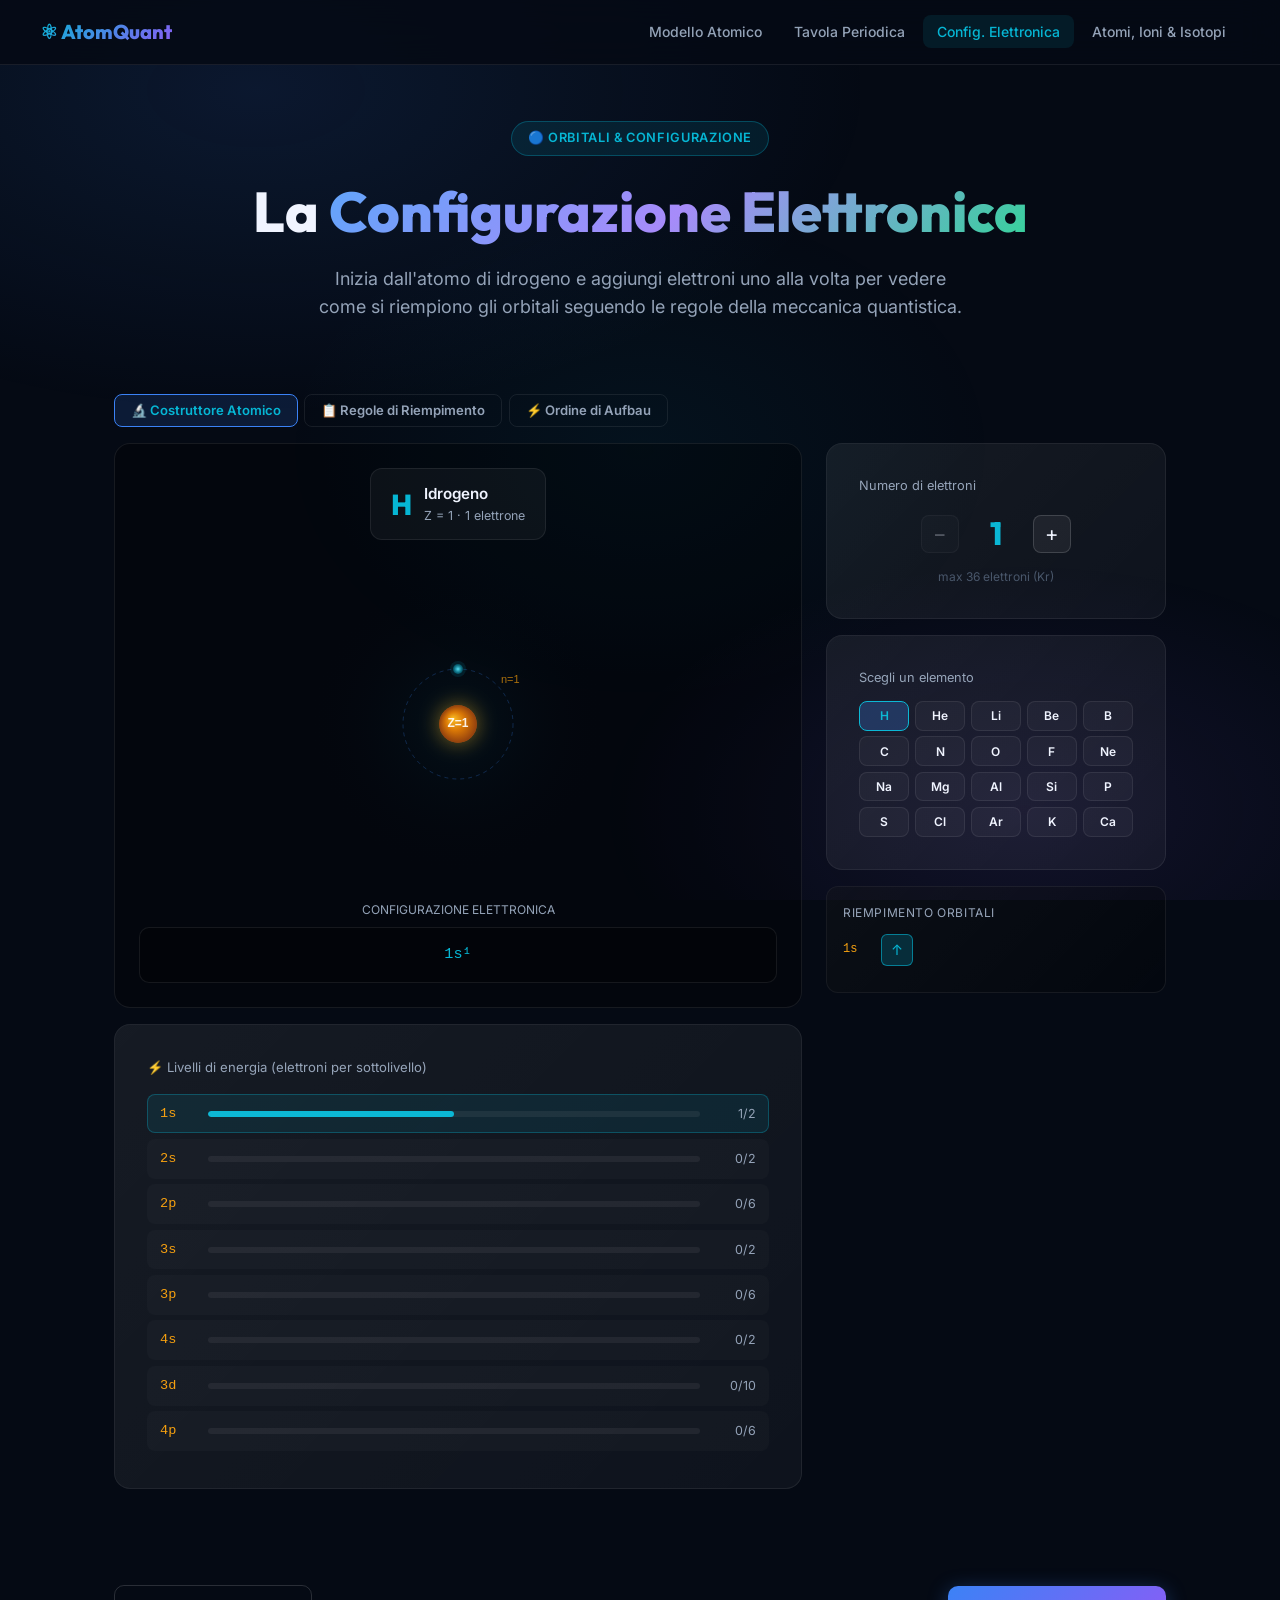
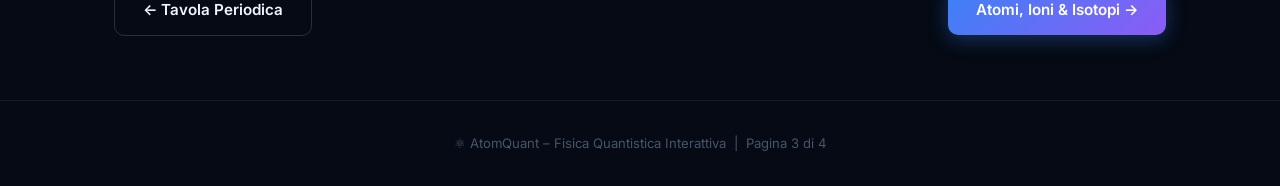
<file: page3.html>
<!DOCTYPE html>
<html lang="it">

<head>
    <meta charset="UTF-8" />
    <meta name="viewport" content="width=device-width, initial-scale=1.0" />
    <title>Configurazione Elettronica | AtomQuant</title>
    <meta name="description"
        content="Esplora la configurazione elettronica degli atomi: aggiungi elettroni e osserva il riempimento degli orbitali in tempo reale." />
    <link rel="stylesheet" href="styles.css" />
    <style>
        /* ── ORBITAL BUILDER ── */
        .builder-area {
            display: grid;
            grid-template-columns: 1fr 340px;
            gap: 1.5rem;
            align-items: start;
        }

        /* Atom canvas */
        .atom-canvas-wrap {
            background: rgba(0, 0, 0, 0.3);
            border: 1px solid var(--border);
            border-radius: 16px;
            padding: 1.5rem;
            text-align: center;
        }

        #atomCanvas {
            display: block;
            margin: 0 auto;
            border-radius: 12px;
        }

        /* Control panel */
        .ctrl-panel {
            display: flex;
            flex-direction: column;
            gap: 1rem;
        }

        .el-selector {
            display: grid;
            grid-template-columns: repeat(5, 1fr);
            gap: 0.35rem;
        }

        .el-btn {
            background: rgba(255, 255, 255, 0.04);
            border: 1px solid var(--border);
            border-radius: 8px;
            color: var(--text-primary);
            font-size: 0.75rem;
            font-weight: 600;
            padding: 0.4rem 0.25rem;
            cursor: pointer;
            transition: all 0.18s;
            font-family: 'Inter', sans-serif;
            text-align: center;
        }

        .el-btn:hover {
            background: rgba(59, 130, 246, 0.15);
            border-color: var(--accent-blue);
            color: var(--accent-cyan);
        }

        .el-btn.active {
            background: rgba(59, 130, 246, 0.25);
            border-color: var(--accent-cyan);
            color: var(--accent-cyan);
        }

        /* Manual controls */
        .manual-ctrl {
            display: flex;
            align-items: center;
            gap: 0.75rem;
        }

        .count-btn {
            width: 38px;
            height: 38px;
            border-radius: 8px;
            border: 1px solid var(--border-bright);
            background: rgba(255, 255, 255, 0.06);
            color: var(--text-primary);
            font-size: 1.3rem;
            cursor: pointer;
            transition: all 0.18s;
            font-family: 'Inter', sans-serif;
            display: flex;
            align-items: center;
            justify-content: center;
        }

        .count-btn:hover {
            background: rgba(59, 130, 246, 0.2);
            border-color: var(--accent-blue);
        }

        .count-btn:disabled {
            opacity: 0.3;
            cursor: not-allowed;
        }

        .electron-count {
            font-family: 'Outfit', sans-serif;
            font-size: 2rem;
            font-weight: 800;
            color: var(--accent-cyan);
            min-width: 50px;
            text-align: center;
        }

        /* Orbital levels display */
        .orb-levels {
            background: rgba(0, 0, 0, 0.25);
            border: 1px solid var(--border);
            border-radius: 12px;
            padding: 1rem;
        }

        .orb-levels-title {
            font-size: 0.75rem;
            color: var(--text-secondary);
            margin-bottom: 0.75rem;
            letter-spacing: 0.05em;
            text-transform: uppercase;
        }

        .orb-level-row {
            display: flex;
            align-items: center;
            gap: 0.6rem;
            margin-bottom: 0.6rem;
        }

        .orb-level-label {
            font-size: 0.75rem;
            color: var(--accent-gold);
            font-family: 'Courier New', monospace;
            width: 28px;
        }

        .orb-box-row {
            display: flex;
            gap: 0.3rem;
            flex-wrap: wrap;
        }

        .orb-slot {
            width: 32px;
            height: 32px;
            border: 1px solid rgba(255, 255, 255, 0.15);
            border-radius: 6px;
            display: flex;
            align-items: center;
            justify-content: center;
            font-size: 0.8rem;
            position: relative;
            transition: all 0.3s;
            background: rgba(255, 255, 255, 0.03);
        }

        .orb-slot.filled-up {
            background: rgba(6, 182, 212, 0.2);
            border-color: rgba(6, 182, 212, 0.6);
        }

        .orb-slot.filled-both {
            background: rgba(139, 92, 246, 0.2);
            border-color: rgba(139, 92, 246, 0.6);
        }

        .orb-slot .spin-up {
            color: var(--accent-cyan);
            font-size: 0.9rem;
            line-height: 1;
        }

        .orb-slot .spin-down {
            color: var(--accent-purple);
            font-size: 0.9rem;
            line-height: 1;
            position: absolute;
            bottom: 2px;
            right: 4px;
            font-size: 0.65rem;
        }

        .orb-type-label {
            font-size: 0.7rem;
            color: var(--text-muted);
            font-family: 'Courier New', monospace;
        }

        /* Config string */
        .config-string {
            font-family: 'Courier New', monospace;
            font-size: 0.95rem;
            color: var(--accent-cyan);
            background: rgba(0, 0, 0, 0.3);
            border: 1px solid var(--border);
            border-radius: 10px;
            padding: 0.875rem 1rem;
            min-height: 48px;
            word-break: break-all;
            line-height: 1.7;
        }

        .config-part {
            display: inline-block;
            margin-right: 0.25rem;
        }

        .config-part.hl {
            color: #a78bfa;
            font-weight: 700;
        }

        /* Rules tabs */
        .tabs {
            display: flex;
            gap: 0.4rem;
            margin-bottom: 1rem;
        }

        .tab-btn {
            padding: 0.45rem 1rem;
            border-radius: 8px;
            border: 1px solid var(--border);
            background: transparent;
            color: var(--text-secondary);
            font-size: 0.82rem;
            font-weight: 600;
            cursor: pointer;
            transition: all 0.18s;
            font-family: 'Inter', sans-serif;
        }

        .tab-btn.active {
            background: rgba(59, 130, 246, 0.15);
            border-color: var(--accent-blue);
            color: var(--accent-cyan);
        }

        .tab-content {
            display: none;
        }

        .tab-content.active {
            display: block;
        }

        /* Energy ladder */
        .energy-ladder {
            position: relative;
            padding: 0.5rem 0;
        }

        .energy-step {
            display: flex;
            align-items: center;
            gap: 1rem;
            padding: 0.5rem 0.75rem;
            border-radius: 8px;
            margin-bottom: 0.35rem;
            font-size: 0.85rem;
            transition: all 0.3s;
        }

        .energy-step.active-fill {
            background: rgba(6, 182, 212, 0.1);
            border: 1px solid rgba(6, 182, 212, 0.3);
        }

        .energy-step.done-fill {
            background: rgba(16, 185, 129, 0.07);
            border: 1px solid rgba(16, 185, 129, 0.2);
        }

        .energy-step.empty-fill {
            background: rgba(255, 255, 255, 0.02);
            border: 1px solid transparent;
        }

        .es-label {
            font-family: 'Courier New', monospace;
            color: var(--accent-gold);
            width: 32px;
        }

        .es-bar {
            flex: 1;
            height: 6px;
            border-radius: 3px;
            background: rgba(255, 255, 255, 0.06);
            overflow: hidden;
        }

        .es-fill {
            height: 100%;
            border-radius: 3px;
            transition: width 0.5s;
        }

        .es-count {
            font-size: 0.78rem;
            color: var(--text-secondary);
            width: 40px;
            text-align: right;
        }

        /* Atom preview element badge */
        .atom-badge {
            display: inline-flex;
            align-items: center;
            gap: 0.75rem;
            background: rgba(255, 255, 255, 0.04);
            border: 1px solid var(--border);
            border-radius: 12px;
            padding: 0.75rem 1.25rem;
            margin-bottom: 0.75rem;
        }

        .atom-badge-sym {
            font-size: 1.8rem;
            font-weight: 800;
            font-family: 'Outfit', sans-serif;
            color: var(--accent-cyan);
        }

        .atom-badge-info {
            text-align: left;
        }

        .atom-badge-name {
            font-weight: 600;
            font-size: 0.95rem;
        }

        .atom-badge-z {
            font-size: 0.78rem;
            color: var(--text-secondary);
        }
    </style>
</head>

<body>

    <nav>
        <div class="nav-inner">
            <a class="nav-logo" href="index.html">⚛ AtomQuant</a>
            <ul class="nav-links">
                <li><a href="index.html">Modello Atomico</a></li>
                <li><a href="page2.html">Tavola Periodica</a></li>
                <li><a href="page3.html" class="active">Config. Elettronica</a></li>
                <li><a href="page4.html">Atomi, Ioni & Isotopi</a></li>
            </ul>
        </div>
    </nav>

    <main>
        <div class="hero" style="padding-top:3.5rem;padding-bottom:2rem">
            <div class="hero-badge">🔵 Orbitali & Configurazione</div>
            <h1>La <span class="gradient-text">Configurazione Elettronica</span></h1>
            <p class="hero-desc">Inizia dall'atomo di idrogeno e aggiungi elettroni uno alla volta per vedere come si
                riempiono gli orbitali seguendo le regole della meccanica quantistica.</p>
        </div>

        <div class="section" style="padding-top:0">

            <!-- RULES SECTION -->
            <div class="tabs">
                <button class="tab-btn active" id="tab-builder" onclick="switchTab('builder')">🔬 Costruttore
                    Atomico</button>
                <button class="tab-btn" id="tab-rules" onclick="switchTab('rules')">📋 Regole di Riempimento</button>
                <button class="tab-btn" id="tab-aufbau" onclick="switchTab('aufbau')">⚡ Ordine di Aufbau</button>
            </div>

            <!-- TAB: BUILDER -->
            <div class="tab-content active" id="content-builder">
                <div class="builder-area">

                    <!-- LEFT: Atom Visualization -->
                    <div>
                        <div class="atom-canvas-wrap">
                            <div style="text-align:center;margin-bottom:0.75rem" id="atom-badge-area">
                                <div class="atom-badge">
                                    <div class="atom-badge-sym" id="badge-sym">H</div>
                                    <div class="atom-badge-info">
                                        <div class="atom-badge-name" id="badge-name">Idrogeno</div>
                                        <div class="atom-badge-z" id="badge-z">Z = 1 · 1 elettrone</div>
                                    </div>
                                </div>
                            </div>
                            <canvas id="atomCanvas" width="380" height="320"></canvas>
                            <div style="margin-top:1rem">
                                <div style="font-size:0.75rem;color:var(--text-secondary);margin-bottom:0.5rem">
                                    CONFIGURAZIONE ELETTRONICA</div>
                                <div class="config-string" id="config-display">1s¹</div>
                            </div>
                        </div>

                        <!-- Energy level bar chart -->
                        <div class="card" style="margin-top:1rem;">
                            <div style="font-size:0.82rem;color:var(--text-secondary);margin-bottom:1rem">⚡ Livelli di
                                energia (elettroni per sottolivello)</div>
                            <div id="energy-ladder"></div>
                        </div>
                    </div>

                    <!-- RIGHT: Controls -->
                    <div class="ctrl-panel">
                        <!-- Manual electron counter -->
                        <div class="card">
                            <div style="font-size:0.8rem;color:var(--text-secondary);margin-bottom:0.75rem">Numero di
                                elettroni</div>
                            <div class="manual-ctrl" style="justify-content:center">
                                <button class="count-btn" id="btn-minus" onclick="changeElectrons(-1)">−</button>
                                <div class="electron-count" id="e-count">1</div>
                                <button class="count-btn" id="btn-plus" onclick="changeElectrons(1)">+</button>
                            </div>
                            <div style="font-size:0.75rem;color:var(--text-muted);text-align:center;margin-top:0.5rem">
                                max 36 elettroni (Kr)</div>
                        </div>

                        <!-- Preset elements -->
                        <div class="card">
                            <div style="font-size:0.8rem;color:var(--text-secondary);margin-bottom:0.75rem">Scegli un
                                elemento</div>
                            <div class="el-selector" id="el-selector"></div>
                        </div>

                        <!-- Orbital slots -->
                        <div class="card orb-levels">
                            <div class="orb-levels-title">Riempimento Orbitali</div>
                            <div id="orb-slots"></div>
                        </div>
                    </div>
                </div>
            </div>

            <!-- TAB: RULES -->
            <div class="tab-content" id="content-rules">
                <div class="card-grid" style="margin-bottom:1.5rem">
                    <div class="card">
                        <div class="icon-circle icon-blue">1</div>
                        <h3 style="margin-bottom:0.6rem">Principio di Aufbau</h3>
                        <p style="font-size:0.88rem;color:var(--text-secondary)">Gli elettroni occupano prima gli
                            orbitali a <strong style="color:var(--text-primary)">energia più bassa</strong>, poi quelli
                            a energia progressivamente maggiore. L'ordine è: 1s → 2s → 2p → 3s → 3p → 4s → 3d → 4p → …
                        </p>
                        <div class="formula" style="margin-top:1rem">ε(ns) &lt; ε(np) &lt; ε(nd) &lt; ε(nf)</div>
                    </div>
                    <div class="card">
                        <div class="icon-circle icon-purple">2</div>
                        <h3 style="margin-bottom:0.6rem">Regola di Hund</h3>
                        <p style="font-size:0.88rem;color:var(--text-secondary)">Tra gli orbitali dello stesso
                            sottolivello, ogni orbitale viene occupato prima con <strong
                                style="color:var(--text-primary)">un elettrone di spin parallelo</strong> (↑). Solo dopo
                            si aggiunge il secondo elettrone di spin opposto (↓).</p>
                        <div style="display:flex;gap:0.4rem;margin-top:1rem;justify-content:center">
                            <div class="orb-slot filled-up" style="width:38px;height:38px"><span
                                    class="spin-up">↑</span></div>
                            <div class="orb-slot filled-up" style="width:38px;height:38px"><span
                                    class="spin-up">↑</span></div>
                            <div class="orb-slot filled-up" style="width:38px;height:38px"><span
                                    class="spin-up">↑</span></div>
                            <span style="color:var(--text-secondary);align-self:center">→</span>
                            <div class="orb-slot filled-both" style="width:38px;height:38px"><span
                                    class="spin-up">↑</span><span class="spin-down">↓</span></div>
                            <div class="orb-slot filled-up" style="width:38px;height:38px"><span
                                    class="spin-up">↑</span></div>
                            <div class="orb-slot filled-up" style="width:38px;height:38px"><span
                                    class="spin-up">↑</span></div>
                        </div>
                        <p style="font-size:0.78rem;color:var(--text-muted);text-align:center;margin-top:0.5rem">
                            Esempio: 3 e⁻ nel sottolivello 2p → tutti spin-up prima</p>
                    </div>
                    <div class="card">
                        <div class="icon-circle icon-pink">3</div>
                        <h3 style="margin-bottom:0.6rem">Principio di Esclusione di Pauli</h3>
                        <p style="font-size:0.88rem;color:var(--text-secondary)">Ogni orbitale può contenere al massimo
                            <strong style="color:var(--text-primary)">2 elettroni</strong>, e devono avere spin opposti
                            (↑↓). Due elettroni non possono avere gli stessi 4 numeri quantici.</p>
                        <div style="display:flex;gap:0.4rem;margin-top:1rem;justify-content:center">
                            <div class="orb-slot filled-both" style="width:50px;height:50px;flex-direction:column">
                                <span style="color:var(--accent-cyan);font-size:1.1rem">↑</span>
                                <span style="color:var(--accent-purple);font-size:1.1rem">↓</span>
                            </div>
                        </div>
                        <div
                            style="font-family:'Courier New',monospace;font-size:0.78rem;color:var(--text-muted);text-align:center;margin-top:0.5rem">
                            ms = +½ e ms = −½</div>
                    </div>
                </div>
                <div class="info-box">
                    <h3 style="margin-bottom:0.75rem">🎯 Come leggere la configurazione elettronica</h3>
                    <div
                        style="font-family:'Courier New',monospace;font-size:1.1rem;color:var(--accent-cyan);margin-bottom:0.75rem;text-align:center">
                        2p⁴</div>
                    <div style="display:grid;grid-template-columns:repeat(3,1fr);gap:1rem;font-size:0.85rem">
                        <div><span
                                style="color:var(--accent-gold);font-size:1.1rem;font-family:'Courier New',monospace">2</span><br><span
                                style="color:var(--text-secondary)">Numero di livello principale (n=2, guscio L)</span>
                        </div>
                        <div><span
                                style="color:var(--accent-purple);font-size:1.1rem;font-family:'Courier New',monospace">p</span><br><span
                                style="color:var(--text-secondary)">Tipo di sottolivello (s, p, d, f)</span></div>
                        <div><span
                                style="color:var(--accent-green);font-size:1.1rem;font-family:'Courier New',monospace">⁴</span><br><span
                                style="color:var(--text-secondary)">Numero di elettroni presenti in quel
                                sottolivello</span></div>
                    </div>
                </div>
            </div>

            <!-- TAB: AUFBAU ORDER -->
            <div class="tab-content" id="content-aufbau">
                <div style="display:grid;grid-template-columns:1fr 1fr;gap:1.5rem">
                    <div class="card">
                        <h3 style="margin-bottom:1rem">Ordine di riempimento (Aufbau)</h3>
                        <p style="font-size:0.85rem;color:var(--text-secondary);margin-bottom:1.25rem">Regola del (n+ℓ):
                            tra due sottolivelli, si riempie prima quello con (n+ℓ) minore. A parità, si sceglie n
                            minore.</p>
                        <div style="font-family:'Courier New',monospace;font-size:0.9rem;line-height:2.2">
                            <div><span style="color:var(--accent-cyan)">1s</span> → <span
                                    style="color:var(--accent-cyan)">2s</span> → <span
                                    style="color:var(--accent-purple)">2p</span> → <span
                                    style="color:var(--accent-cyan)">3s</span> → <span
                                    style="color:var(--accent-purple)">3p</span> →</div>
                            <div><span style="color:var(--accent-cyan)">4s</span> → <span
                                    style="color:var(--accent-gold)">3d</span> → <span
                                    style="color:var(--accent-purple)">4p</span> → <span
                                    style="color:var(--accent-cyan)">5s</span> → <span
                                    style="color:var(--accent-gold)">4d</span> →</div>
                            <div><span style="color:var(--accent-purple)">5p</span> → <span
                                    style="color:var(--accent-cyan)">6s</span> → <span
                                    style="color:var(--accent-pink)">4f</span> → <span
                                    style="color:var(--accent-gold)">5d</span> → <span
                                    style="color:var(--accent-purple)">6p</span> → …</div>
                        </div>
                    </div>
                    <div class="card">
                        <h3 style="margin-bottom:1rem">Capacità massima per guscio</h3>
                        <div style="font-size:0.85rem">
                            <div
                                style="display:flex;justify-content:space-between;padding:0.6rem 0;border-bottom:1px solid var(--border)">
                                <span style="color:var(--accent-gold)">Guscio n=1 (K)</span><span>2 elettroni
                                    (1s²)</span></div>
                            <div
                                style="display:flex;justify-content:space-between;padding:0.6rem 0;border-bottom:1px solid var(--border)">
                                <span style="color:var(--accent-blue)">Guscio n=2 (L)</span><span>8 elettroni (2s²
                                    2p⁶)</span></div>
                            <div
                                style="display:flex;justify-content:space-between;padding:0.6rem 0;border-bottom:1px solid var(--border)">
                                <span style="color:var(--accent-purple)">Guscio n=3 (M)</span><span>18 elettroni (3s²
                                    3p⁶ 3d¹⁰)</span></div>
                            <div style="display:flex;justify-content:space-between;padding:0.6rem 0"><span
                                    style="color:var(--accent-green)">Guscio n=4 (N)</span><span>32 elettroni (4s² 4p⁶
                                    4d¹⁰ 4f¹⁴)</span></div>
                        </div>
                        <div class="formula" style="margin-top:1rem">Max e⁻ per guscio n = 2n²</div>
                    </div>
                </div>
            </div>

        </div><!-- end section -->

        <div class="page-nav">
            <a href="page2.html" class="btn btn-outline">← Tavola Periodica</a>
            <a href="page4.html" class="btn btn-primary">Atomi, Ioni & Isotopi →</a>
        </div>
    </main>

    <footer>
        <p>⚛ AtomQuant – Fisica Quantistica Interattiva &nbsp;|&nbsp; Pagina 3 di 4</p>
    </footer>

    <script>
        // ── DATA ──
        const AUFBAU = [
            { label: '1s', max: 2, n: 1, type: 's', color: '#06b6d4' },
            { label: '2s', max: 2, n: 2, type: 's', color: '#06b6d4' },
            { label: '2p', max: 6, n: 2, type: 'p', color: '#8b5cf6' },
            { label: '3s', max: 2, n: 3, type: 's', color: '#06b6d4' },
            { label: '3p', max: 6, n: 3, type: 'p', color: '#8b5cf6' },
            { label: '4s', max: 2, n: 4, type: 's', color: '#06b6d4' },
            { label: '3d', max: 10, n: 3, type: 'd', color: '#f59e0b' },
            { label: '4p', max: 6, n: 4, type: 'p', color: '#8b5cf6' },
            { label: '5s', max: 2, n: 5, type: 's', color: '#06b6d4' },
            { label: '4d', max: 10, n: 4, type: 'd', color: '#f59e0b' },
            { label: '5p', max: 6, n: 5, type: 'p', color: '#8b5cf6' },
            { label: '6s', max: 2, n: 6, type: 's', color: '#06b6d4' },
        ];

        const ELEMENTS_P3 = [
            [1, 'H', 'Idrogeno'], [2, 'He', 'Elio'], [3, 'Li', 'Litio'], [4, 'Be', 'Berillio'],
            [5, 'B', 'Boro'], [6, 'C', 'Carbonio'], [7, 'N', 'Azoto'], [8, 'O', 'Ossigeno'],
            [9, 'F', 'Fluoro'], [10, 'Ne', 'Neon'], [11, 'Na', 'Sodio'], [12, 'Mg', 'Magnesio'],
            [13, 'Al', 'Alluminio'], [14, 'Si', 'Silicio'], [15, 'P', 'Fosforo'], [16, 'S', 'Zolfo'],
            [17, 'Cl', 'Cloro'], [18, 'Ar', 'Argon'], [19, 'K', 'Potassio'], [20, 'Ca', 'Calcio'],
        ];

        // Superscript map
        function toSup(n) {
            const sup = { '0': '⁰', '1': '¹', '2': '²', '3': '³', '4': '⁴', '5': '⁵', '6': '⁶', '7': '⁷', '8': '⁸', '9': '⁹', '10': '¹⁰' };
            return sup[String(n)] || String(n);
        }

        function getConfig(electrons) {
            let remaining = electrons;
            const filled = [];
            for (const sub of AUFBAU) {
                if (remaining <= 0) break;
                const inThis = Math.min(remaining, sub.max);
                filled.push({ ...sub, count: inThis });
                remaining -= inThis;
            }
            return filled;
        }

        function configString(filled) {
            return filled.map(s => s.label + toSup(s.count)).join(' ');
        }

        // ── BUILD PRESET BUTTONS ──
        const selDiv = document.getElementById('el-selector');
        ELEMENTS_P3.forEach(([z, sym, name]) => {
            const btn = document.createElement('button');
            btn.className = 'el-btn' + (z === 1 ? ' active' : '');
            btn.textContent = sym;
            btn.title = `${name} (Z=${z})`;
            btn.id = `el-btn-${z}`;
            btn.onclick = () => setElectrons(z);
            selDiv.appendChild(btn);
        });

        let currentE = 1;

        function setElectrons(n) {
            currentE = Math.max(1, Math.min(36, n));
            updateAll();
        }
        function changeElectrons(delta) { setElectrons(currentE + delta); }

        function updateAll() {
            const e = currentE;
            // Badge
            const el = ELEMENTS_P3.find(x => x[0] === e) || [e, 'e⁻', `Z = ${e}`];
            document.getElementById('badge-sym').textContent = el[1] || '?';
            document.getElementById('badge-name').textContent = el[2] || '';
            document.getElementById('badge-z').textContent = `Z = ${e} · ${e} elettron${e === 1 ? 'e' : 'i'}`;
            document.getElementById('e-count').textContent = e;
            document.getElementById('btn-minus').disabled = e <= 1;
            document.getElementById('btn-plus').disabled = e >= 36;

            // Active button
            document.querySelectorAll('.el-btn').forEach(b => b.classList.remove('active'));
            const ab = document.getElementById(`el-btn-${e}`);
            if (ab) ab.classList.add('active');

            const filled = getConfig(e);

            // Config string
            document.getElementById('config-display').textContent = configString(filled);

            // Orbital slots
            renderOrbSlots(filled);

            // Energy ladder
            renderLadder(filled);

            // Canvas
            drawAtom(e, filled);
        }

        function renderOrbSlots(filled) {
            const container = document.getElementById('orb-slots');
            container.innerHTML = '';
            filled.forEach(sub => {
                const row = document.createElement('div');
                row.className = 'orb-level-row';
                const lbl = document.createElement('div');
                lbl.className = 'orb-level-label';
                lbl.textContent = sub.label;
                row.appendChild(lbl);
                const boxRow = document.createElement('div');
                boxRow.className = 'orb-box-row';

                const slots = sub.max / 2; // number of orbitals
                for (let i = 0; i < slots; i++) {
                    const slot = document.createElement('div');
                    const upFilled = sub.count > i;
                    const downFilled = sub.count > slots + i;
                    slot.className = 'orb-slot' + (downFilled ? ' filled-both' : (upFilled ? ' filled-up' : ''));
                    if (upFilled) {
                        const up = document.createElement('span');
                        up.className = 'spin-up'; up.textContent = '↑';
                        slot.appendChild(up);
                    }
                    if (downFilled) {
                        const dn = document.createElement('span');
                        dn.className = 'spin-down'; dn.textContent = '↓';
                        slot.appendChild(dn);
                    }
                    boxRow.appendChild(slot);
                }
                row.appendChild(boxRow);
                const typeLbl = document.createElement('span');
                typeLbl.className = 'orb-type-label';
                container.appendChild(row);
            });
        }

        function renderLadder(filled) {
            const container = document.getElementById('energy-ladder');
            container.innerHTML = '';
            AUFBAU.slice(0, 8).forEach(sub => {
                const match = filled.find(f => f.label === sub.label);
                const count = match ? match.count : 0;
                const pct = Math.round(count / sub.max * 100);
                const step = document.createElement('div');
                step.className = 'energy-step ' + (count === sub.max ? 'done-fill' : count > 0 ? 'active-fill' : 'empty-fill');
                step.innerHTML = `
      <span class="es-label">${sub.label}</span>
      <div class="es-bar"><div class="es-fill" style="width:${pct}%;background:${sub.color}"></div></div>
      <span class="es-count">${count}/${sub.max}</span>
    `;
                container.appendChild(step);
            });
        }

        // ── CANVAS ATOM DRAWING ──
        const canvas = document.getElementById('atomCanvas');
        const ctx = canvas.getContext('2d');
        const W = canvas.width, H = canvas.height;
        const cx = W / 2, cy = H / 2;

        function drawAtom(Z, filled) {
            ctx.clearRect(0, 0, W, H);

            // Background glow
            const grd = ctx.createRadialGradient(cx, cy, 0, cx, cy, 150);
            grd.addColorStop(0, 'rgba(6,182,212,0.06)');
            grd.addColorStop(1, 'rgba(0,0,0,0)');
            ctx.fillStyle = grd; ctx.fillRect(0, 0, W, H);

            // Shell radii
            const shellR = [55, 95, 135, 175];

            // Draw shells
            const shellElectrons = [0, 0, 0, 0];
            filled.forEach(sub => {
                shellElectrons[sub.n - 1] = (shellElectrons[sub.n - 1] || 0) + sub.count;
            });

            for (let n = 0; n < 4; n++) {
                if (shellElectrons[n] === 0 && n > 0) break;
                const r = shellR[n];
                ctx.beginPath();
                ctx.arc(cx, cy, r, 0, Math.PI * 2);
                const alpha = 0.15 - n * 0.03;
                ctx.strokeStyle = `rgba(59,130,246,${alpha + 0.1})`;
                ctx.lineWidth = 1;
                ctx.setLineDash([4, 4]);
                ctx.stroke();
                ctx.setLineDash([]);

                // Electrons on shell
                const eCount = shellElectrons[n];
                for (let i = 0; i < eCount; i++) {
                    const angle = (i / eCount) * Math.PI * 2 - Math.PI / 2;
                    const ex = cx + r * Math.cos(angle);
                    const ey = cy + r * Math.sin(angle);
                    ctx.beginPath();
                    ctx.arc(ex, ey, 5, 0, Math.PI * 2);
                    const eGrd = ctx.createRadialGradient(ex, ey, 0, ex, ey, 5);
                    eGrd.addColorStop(0, '#67e8f9');
                    eGrd.addColorStop(1, 'rgba(6,182,212,0.3)');
                    ctx.fillStyle = eGrd;
                    ctx.fill();
                    // Glow
                    ctx.beginPath();
                    ctx.arc(ex, ey, 8, 0, Math.PI * 2);
                    ctx.fillStyle = 'rgba(6,182,212,0.12)';
                    ctx.fill();
                }

                // Shell label
                if (eCount > 0) {
                    ctx.font = '500 11px Inter, sans-serif';
                    ctx.fillStyle = 'rgba(245,158,11,0.7)';
                    ctx.fillText(`n=${n + 1}`, cx + r - 12, cy - r + 14);
                }
            }

            // Nucleus
            const nR = Math.min(16 + Math.log(Z + 1) * 4, 28);
            const nucGrd = ctx.createRadialGradient(cx - nR * 0.3, cy - nR * 0.3, 0, cx, cy, nR);
            nucGrd.addColorStop(0, '#fbbf24');
            nucGrd.addColorStop(0.5, '#d97706');
            nucGrd.addColorStop(1, '#92400e');
            ctx.beginPath();
            ctx.arc(cx, cy, nR, 0, Math.PI * 2);
            ctx.fillStyle = nucGrd;
            ctx.fill();
            ctx.shadowColor = 'rgba(251,191,36,0.5)';
            ctx.shadowBlur = 20;
            ctx.fill();
            ctx.shadowBlur = 0;

            // Z label in nucleus
            ctx.font = `bold ${nR > 18 ? 12 : 10}px Inter, sans-serif`;
            ctx.fillStyle = 'rgba(255,255,255,0.9)';
            ctx.textAlign = 'center';
            ctx.textBaseline = 'middle';
            ctx.fillText(Z > 9 ? Z : `Z=${Z}`, cx, cy);
            ctx.textAlign = 'left';
            ctx.textBaseline = 'alphabetic';
        }

        // ── TAB SWITCHING ──
        function switchTab(tab) {
            ['builder', 'rules', 'aufbau'].forEach(t => {
                document.getElementById(`tab-${t}`).classList.toggle('active', t === tab);
                document.getElementById(`content-${t}`).classList.toggle('active', t === tab);
            });
        }

        // Init
        updateAll();
    </script>
</body>

</html>
</file>
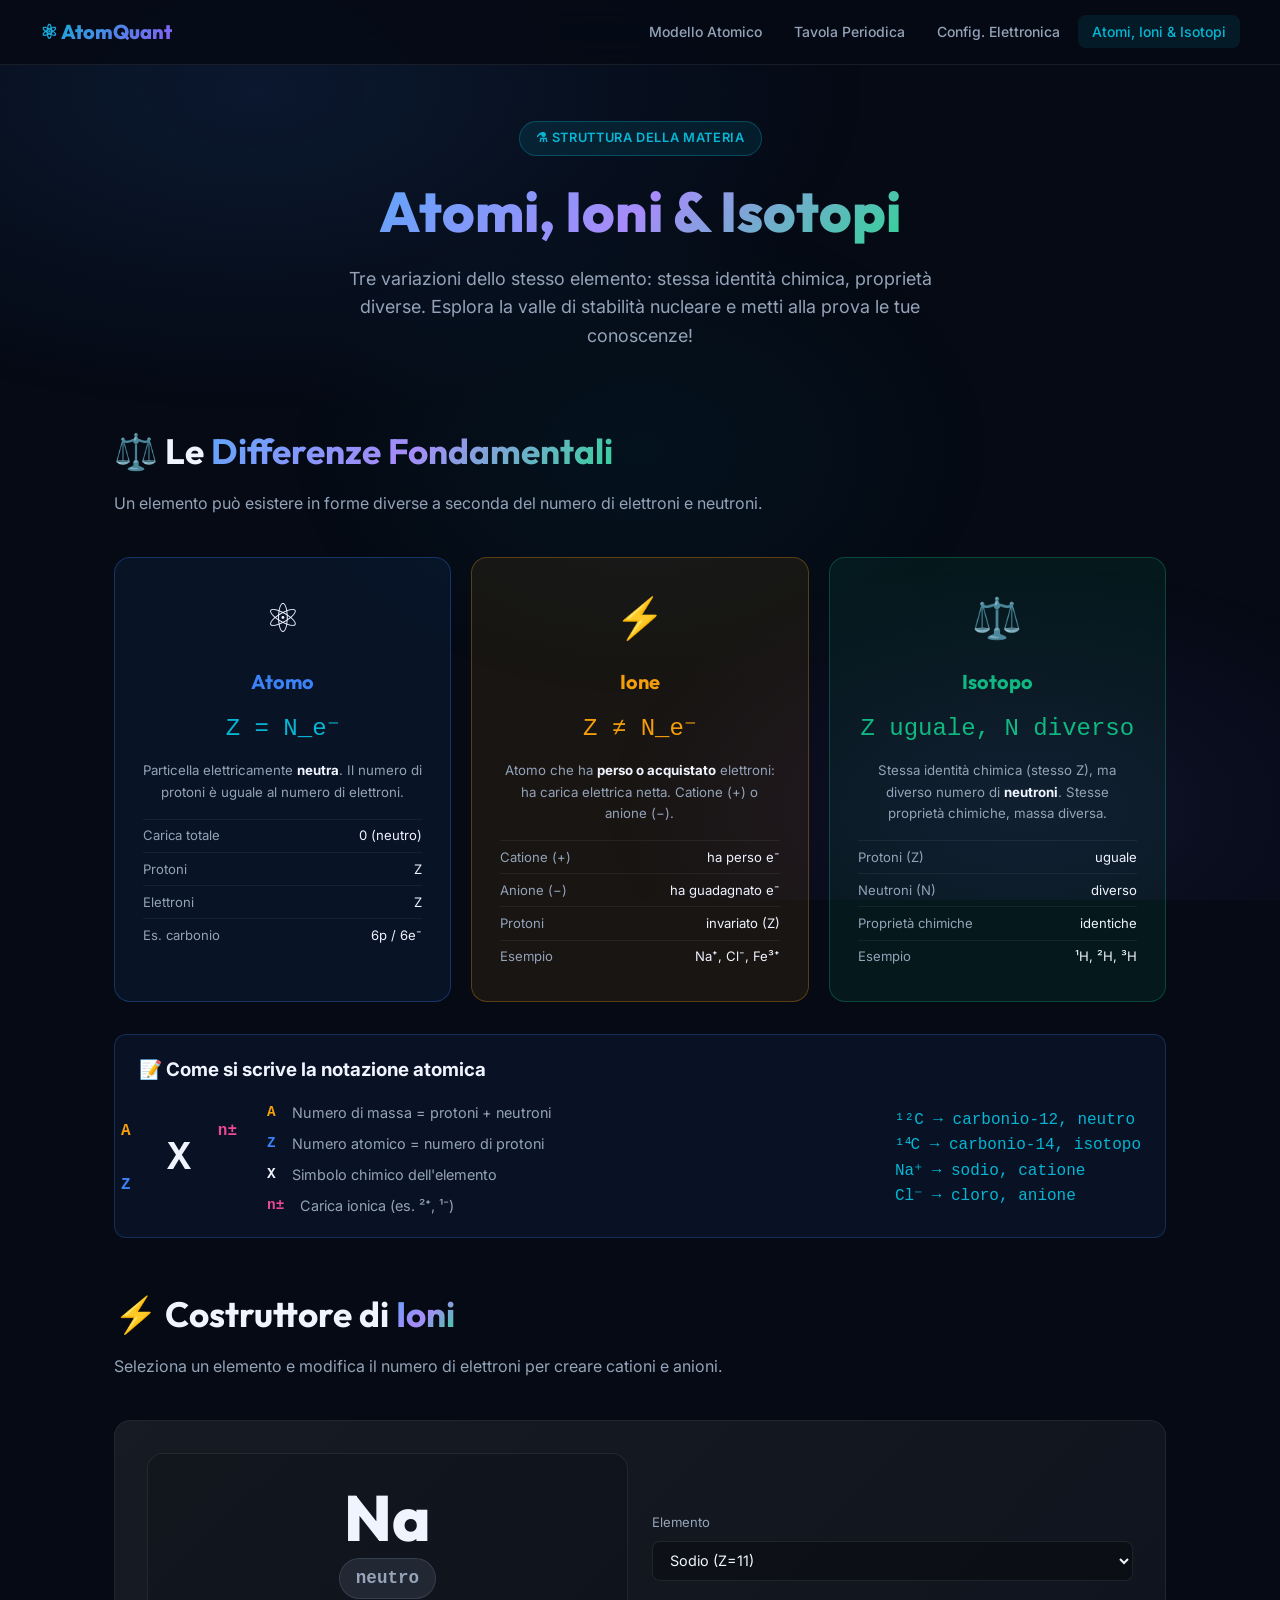
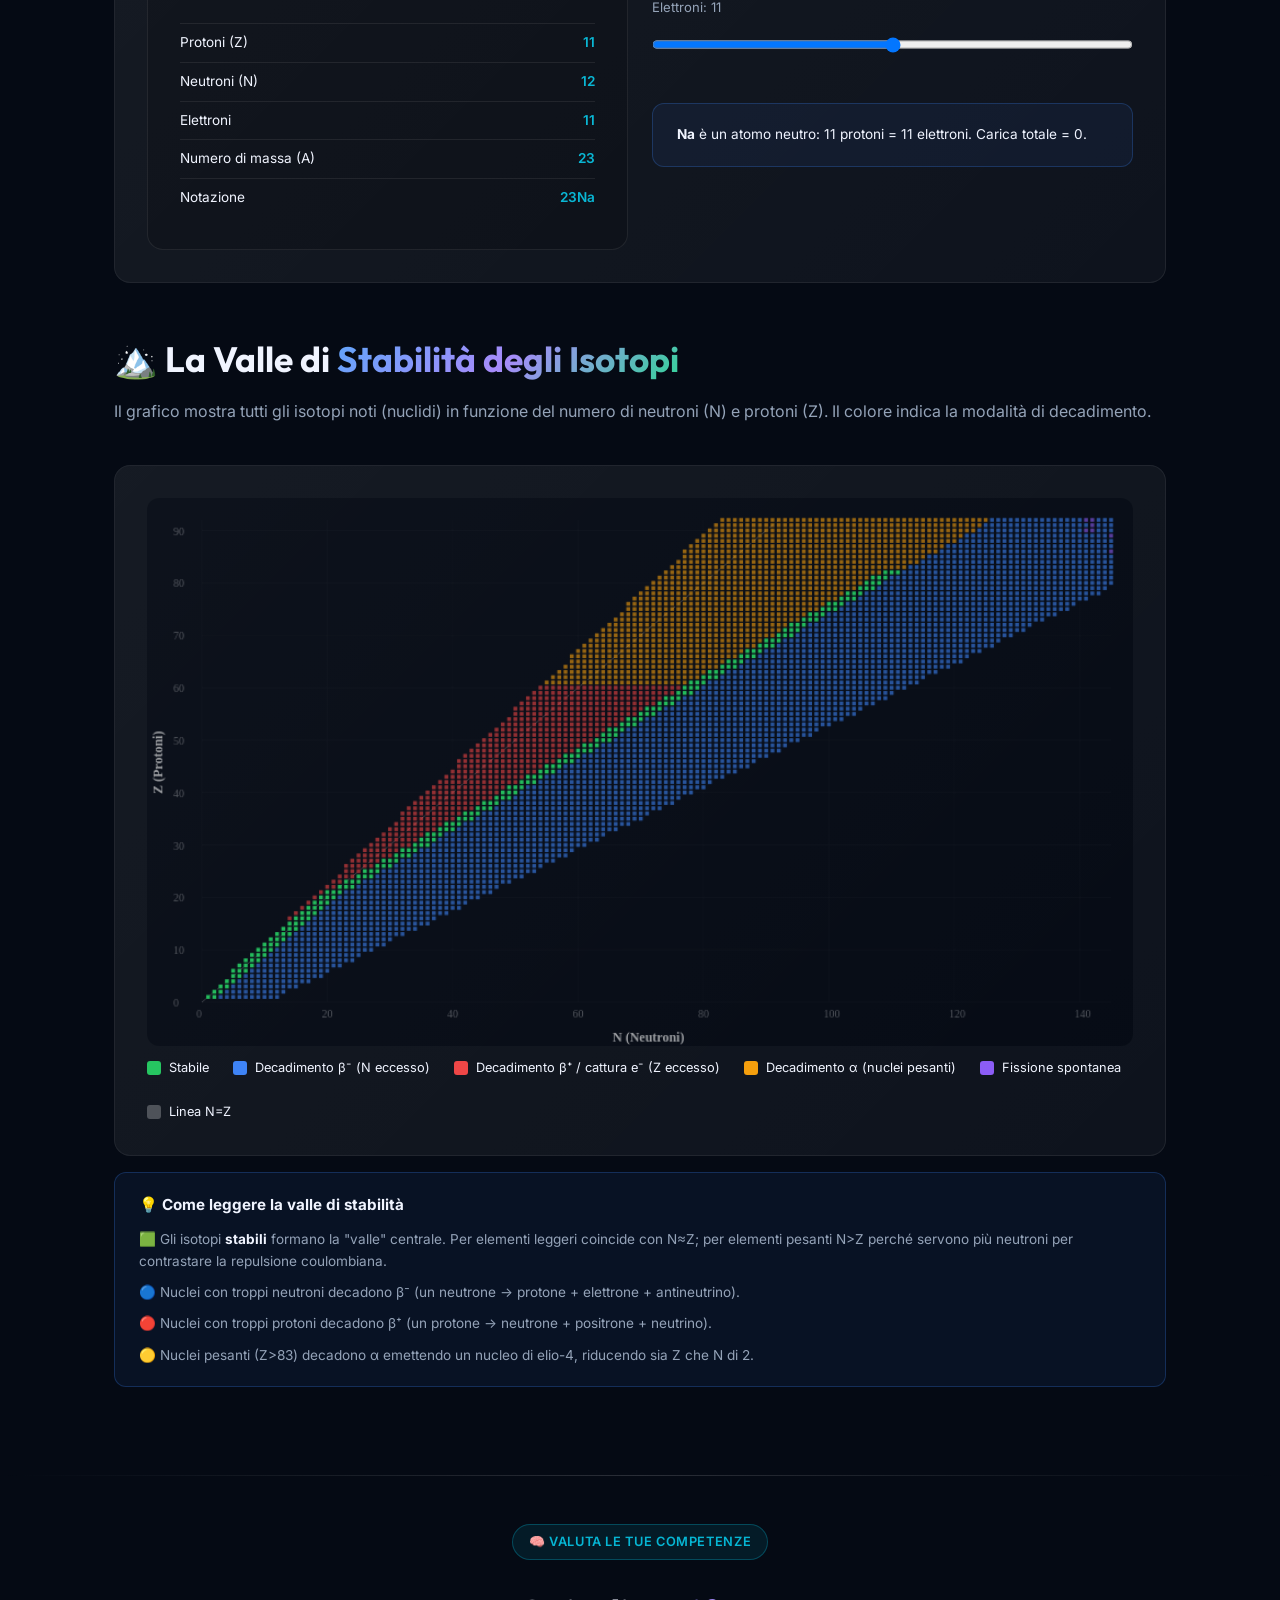
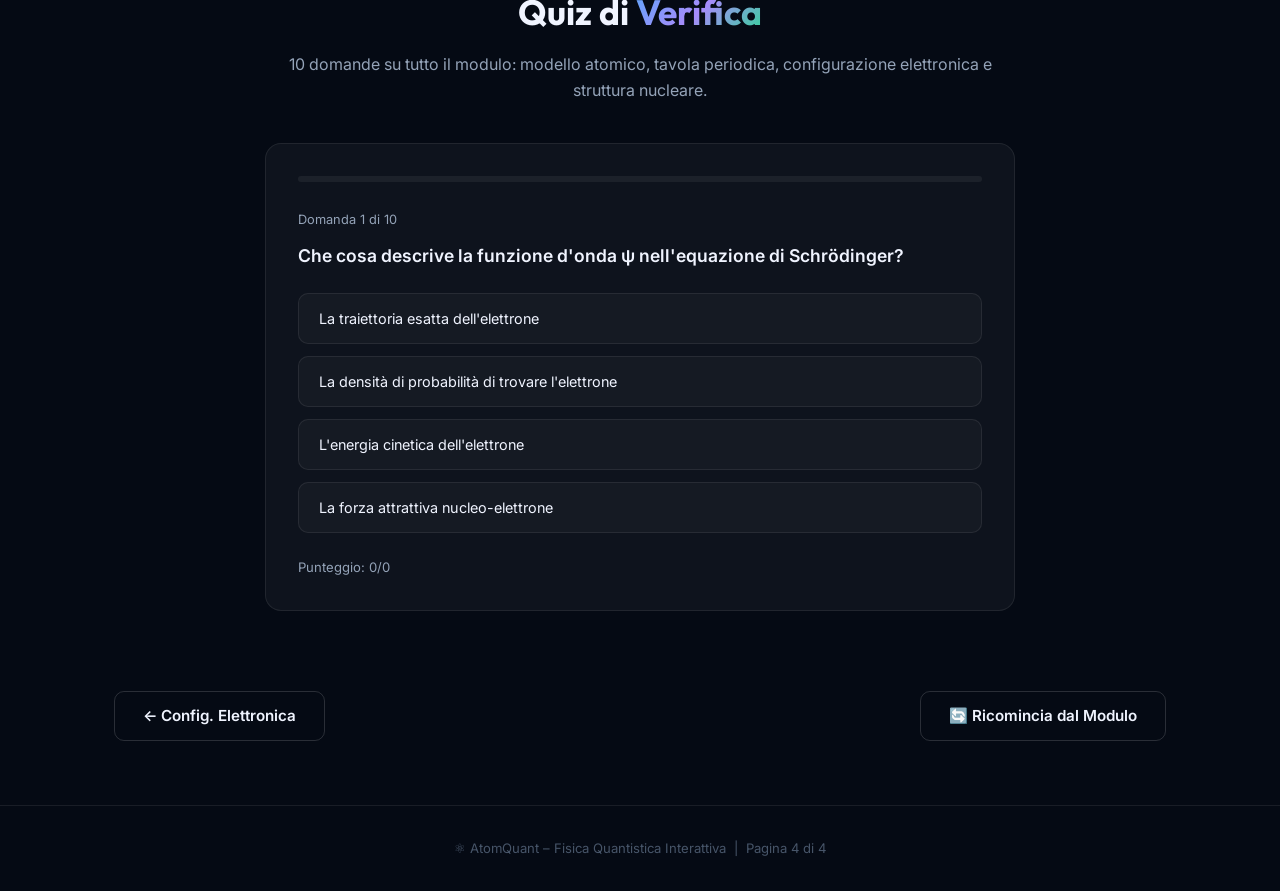
<file: page4.html>
<!DOCTYPE html>
<html lang="it">

<head>
    <meta charset="UTF-8" />
    <meta name="viewport" content="width=device-width, initial-scale=1.0" />
    <title>Atomi, Ioni, Isotopi & Quiz | AtomQuant</title>
    <meta name="description"
        content="Scopri le differenze tra atomi, ioni e isotopi. Esplora la valle di stabilità degli isotopi e metti alla prova le tue conoscenze!" />
    <link rel="stylesheet" href="styles.css" />
    <style>
        /* ── COMPARISON TABS ── */
        .compare-grid {
            display: grid;
            grid-template-columns: repeat(3, 1fr);
            gap: 1.25rem;
        }

        .compare-card {
            border-radius: 16px;
            padding: 1.75rem;
            text-align: center;
            border: 1px solid;
            transition: all 0.3s;
        }

        .compare-card:hover {
            transform: translateY(-4px);
        }

        .cc-atom {
            background: rgba(59, 130, 246, 0.08);
            border-color: rgba(59, 130, 246, 0.3);
        }

        .cc-ion {
            background: rgba(245, 158, 11, 0.08);
            border-color: rgba(245, 158, 11, 0.3);
        }

        .cc-isotope {
            background: rgba(16, 185, 129, 0.08);
            border-color: rgba(16, 185, 129, 0.3);
        }

        .cc-icon {
            font-size: 2.5rem;
            margin-bottom: 1rem;
        }

        .cc-title {
            font-family: 'Outfit', sans-serif;
            font-size: 1.25rem;
            font-weight: 700;
            margin-bottom: 0.5rem;
        }

        .cc-formula {
            font-family: 'Courier New', monospace;
            font-size: 1.5rem;
            margin: 0.75rem 0;
        }

        .cc-row {
            display: flex;
            justify-content: space-between;
            font-size: 0.82rem;
            padding: 0.35rem 0;
            border-top: 1px solid rgba(255, 255, 255, 0.06);
        }

        .cc-row span:first-child {
            color: var(--text-secondary);
        }

        /* ── ION BUILDER ── */
        .ion-builder {
            display: grid;
            grid-template-columns: 1fr 1fr;
            gap: 1.5rem;
            align-items: center;
        }

        .ion-nucleus {
            text-align: center;
            padding: 2rem;
            background: rgba(0, 0, 0, 0.2);
            border: 1px solid var(--border);
            border-radius: 16px;
        }

        .nucleus-symbol {
            font-family: 'Outfit', sans-serif;
            font-size: 4rem;
            font-weight: 800;
            line-height: 1;
            margin-bottom: 0.5rem;
        }

        .charge-badge {
            display: inline-block;
            padding: 0.35rem 1rem;
            border-radius: 999px;
            font-size: 1.1rem;
            font-weight: 700;
            font-family: 'Courier New', monospace;
            transition: all 0.4s;
        }

        .charge-neutral {
            background: rgba(100, 116, 139, 0.2);
            color: #94a3b8;
            border: 1px solid rgba(100, 116, 139, 0.3);
        }

        .charge-pos {
            background: rgba(239, 68, 68, 0.2);
            color: #fca5a5;
            border: 1px solid rgba(239, 68, 68, 0.4);
        }

        .charge-neg {
            background: rgba(6, 182, 212, 0.2);
            color: #67e8f9;
            border: 1px solid rgba(6, 182, 212, 0.4);
        }

        .ion-controls label {
            font-size: 0.82rem;
            color: var(--text-secondary);
            display: block;
            margin-bottom: 0.5rem;
        }

        .ion-controls select,
        .ion-controls input[type=range] {
            width: 100%;
            background: rgba(0, 0, 0, 0.3);
            border: 1px solid var(--border);
            border-radius: 8px;
            color: var(--text-primary);
            padding: 0.6rem 0.8rem;
            font-family: 'Inter', sans-serif;
            font-size: 0.9rem;
            margin-bottom: 1rem;
        }

        .ion-info-row {
            display: flex;
            justify-content: space-between;
            padding: 0.5rem 0;
            border-top: 1px solid var(--border);
            font-size: 0.85rem;
        }

        .ion-info-row span:last-child {
            font-weight: 600;
            color: var(--accent-cyan);
        }

        /* ── VALLEY OF STABILITY ── */
        #vos-canvas {
            display: block;
            width: 100%;
            border-radius: 12px;
            cursor: crosshair;
        }

        .vos-legend {
            display: flex;
            gap: 1.5rem;
            flex-wrap: wrap;
            margin-top: 0.75rem;
            font-size: 0.8rem;
        }

        .vos-legend-item {
            display: flex;
            align-items: center;
            gap: 0.5rem;
        }

        .vos-dot {
            width: 14px;
            height: 14px;
            border-radius: 3px;
        }

        #vos-tooltip {
            position: absolute;
            background: rgba(10, 22, 40, 0.95);
            border: 1px solid var(--border-bright);
            border-radius: 10px;
            padding: 0.75rem 1rem;
            font-size: 0.82rem;
            pointer-events: none;
            display: none;
            z-index: 50;
            min-width: 160px;
        }

        /* ── QUIZ ── */
        .quiz-card {
            background: var(--bg-card);
            border: 1px solid var(--border);
            border-radius: 16px;
            padding: 2rem;
            max-width: 750px;
            margin: 0 auto;
        }

        .quiz-progress-bar {
            height: 6px;
            background: rgba(255, 255, 255, 0.06);
            border-radius: 3px;
            margin-bottom: 1.75rem;
            overflow: hidden;
        }

        .quiz-progress-fill {
            height: 100%;
            background: linear-gradient(to right, var(--accent-blue), var(--accent-purple));
            border-radius: 3px;
            transition: width 0.5s;
        }

        .question-num {
            font-size: 0.8rem;
            color: var(--text-secondary);
            margin-bottom: 0.75rem;
        }

        .question-text {
            font-size: 1.1rem;
            font-weight: 600;
            margin-bottom: 1.5rem;
            line-height: 1.5;
        }

        .quiz-options {
            display: grid;
            gap: 0.75rem;
        }

        .quiz-opt {
            padding: 1rem 1.25rem;
            border-radius: 10px;
            border: 1px solid var(--border);
            background: rgba(255, 255, 255, 0.03);
            color: var(--text-primary);
            text-align: left;
            font-size: 0.9rem;
            cursor: pointer;
            transition: all 0.2s;
            font-family: 'Inter', sans-serif;
            width: 100%;
        }

        .quiz-opt:hover:not(:disabled) {
            background: rgba(59, 130, 246, 0.12);
            border-color: rgba(59, 130, 246, 0.4);
        }

        .quiz-opt.correct {
            background: rgba(16, 185, 129, 0.15);
            border-color: var(--accent-green);
            color: #6ee7b7;
        }

        .quiz-opt.wrong {
            background: rgba(239, 68, 68, 0.12);
            border-color: #ef4444;
            color: #fca5a5;
        }

        .quiz-feedback {
            margin-top: 1rem;
            padding: 1rem 1.25rem;
            border-radius: 10px;
            font-size: 0.88rem;
            display: none;
        }

        .feedback-correct {
            background: rgba(16, 185, 129, 0.1);
            border: 1px solid rgba(16, 185, 129, 0.3);
            color: #6ee7b7;
        }

        .feedback-wrong {
            background: rgba(239, 68, 68, 0.1);
            border: 1px solid rgba(239, 68, 68, 0.3);
            color: #fca5a5;
        }

        .quiz-nav {
            display: flex;
            justify-content: space-between;
            align-items: center;
            margin-top: 1.5rem;
        }

        .quiz-score {
            text-align: center;
            padding: 2.5rem;
        }

        .score-circle {
            width: 130px;
            height: 130px;
            border-radius: 50%;
            margin: 0 auto 1.25rem;
            display: flex;
            flex-direction: column;
            align-items: center;
            justify-content: center;
            background: conic-gradient(var(--accent-green) calc(var(--pct)*1%), rgba(255, 255, 255, 0.06) 0);
            box-shadow: 0 0 40px rgba(16, 185, 129, 0.3);
        }

        .score-num {
            font-family: 'Outfit', sans-serif;
            font-size: 2.2rem;
            font-weight: 800;
        }

        .score-label {
            font-size: 0.75rem;
            color: var(--text-secondary);
        }
    </style>
</head>

<body>

    <nav>
        <div class="nav-inner">
            <a class="nav-logo" href="index.html">⚛ AtomQuant</a>
            <ul class="nav-links">
                <li><a href="index.html">Modello Atomico</a></li>
                <li><a href="page2.html">Tavola Periodica</a></li>
                <li><a href="page3.html">Config. Elettronica</a></li>
                <li><a href="page4.html" class="active">Atomi, Ioni & Isotopi</a></li>
            </ul>
        </div>
    </nav>

    <main>
        <div class="hero" style="padding-top:3.5rem;padding-bottom:2rem">
            <div class="hero-badge">⚗ Struttura della Materia</div>
            <h1><span class="gradient-text">Atomi, Ioni & Isotopi</span></h1>
            <p class="hero-desc">Tre variazioni dello stesso elemento: stessa identità chimica, proprietà diverse.
                Esplora la valle di stabilità nucleare e metti alla prova le tue conoscenze!</p>
        </div>

        <div class="section" style="padding-top:0">

            <!-- ═══ COMPARISON ═══ -->
            <div class="section-title">⚖️ Le <span class="gradient-text">Differenze Fondamentali</span></div>
            <p class="section-subtitle">Un elemento può esistere in forme diverse a seconda del numero di elettroni e
                neutroni.</p>

            <div class="compare-grid" style="margin-bottom:2rem">
                <div class="compare-card cc-atom">
                    <div class="cc-icon">⚛</div>
                    <div class="cc-title" style="color:var(--accent-blue)">Atomo</div>
                    <div class="cc-formula" style="color:var(--accent-cyan)">Z = N_e⁻</div>
                    <p style="font-size:0.83rem;color:var(--text-secondary);margin-bottom:1rem">Particella
                        elettricamente <strong style="color:var(--text-primary)">neutra</strong>. Il numero di protoni è
                        uguale al numero di elettroni.</p>
                    <div class="cc-row"><span>Carica totale</span><span>0 (neutro)</span></div>
                    <div class="cc-row"><span>Protoni</span><span>Z</span></div>
                    <div class="cc-row"><span>Elettroni</span><span>Z</span></div>
                    <div class="cc-row"><span>Es. carbonio</span><span>6p / 6e⁻</span></div>
                </div>
                <div class="compare-card cc-ion">
                    <div class="cc-icon">⚡</div>
                    <div class="cc-title" style="color:var(--accent-gold)">Ione</div>
                    <div class="cc-formula" style="color:var(--accent-gold)">Z ≠ N_e⁻</div>
                    <p style="font-size:0.83rem;color:var(--text-secondary);margin-bottom:1rem">Atomo che ha <strong
                            style="color:var(--text-primary)">perso o acquistato</strong> elettroni: ha carica elettrica
                        netta. Catione (+) o anione (−).</p>
                    <div class="cc-row"><span>Catione (+)</span><span>ha perso e⁻</span></div>
                    <div class="cc-row"><span>Anione (−)</span><span>ha guadagnato e⁻</span></div>
                    <div class="cc-row"><span>Protoni</span><span>invariato (Z)</span></div>
                    <div class="cc-row"><span>Esempio</span><span>Na⁺, Cl⁻, Fe³⁺</span></div>
                </div>
                <div class="compare-card cc-isotope">
                    <div class="cc-icon">⚖️</div>
                    <div class="cc-title" style="color:var(--accent-green)">Isotopo</div>
                    <div class="cc-formula" style="color:var(--accent-green)">Z uguale, N diverso</div>
                    <p style="font-size:0.83rem;color:var(--text-secondary);margin-bottom:1rem">Stessa identità chimica
                        (stesso Z), ma diverso numero di <strong style="color:var(--text-primary)">neutroni</strong>.
                        Stesse proprietà chimiche, massa diversa.</p>
                    <div class="cc-row"><span>Protoni (Z)</span><span>uguale</span></div>
                    <div class="cc-row"><span>Neutroni (N)</span><span>diverso</span></div>
                    <div class="cc-row"><span>Proprietà chimiche</span><span>identiche</span></div>
                    <div class="cc-row"><span>Esempio</span><span>¹H, ²H, ³H</span></div>
                </div>
            </div>

            <!-- NOTATION BOX -->
            <div class="info-box" style="margin-bottom:3rem">
                <h3 style="margin-bottom:1rem">📝 Come si scrive la notazione atomica</h3>
                <div style="display:flex;gap:3rem;align-items:center;flex-wrap:wrap">
                    <div
                        style="font-family:'Courier New',monospace;font-size:2.5rem;font-weight:700;position:relative;width:80px;text-align:center">
                        <span
                            style="color:var(--accent-gold);font-size:1rem;position:absolute;top:-8px;left:-18px">A</span>
                        <span
                            style="color:var(--accent-blue);font-size:1rem;position:absolute;bottom:-8px;left:-18px">Z</span>
                        <span style="color:var(--text-primary)">X</span>
                        <span
                            style="color:var(--accent-pink);font-size:1rem;position:absolute;top:-8px;right:-18px">n±</span>
                    </div>
                    <div style="font-size:0.9rem;flex:1;min-width:200px">
                        <div style="display:flex;gap:1rem;margin-bottom:0.5rem"><span
                                style="color:var(--accent-gold);font-family:'Courier New',monospace;font-weight:700">A</span><span
                                style="color:var(--text-secondary)">Numero di massa = protoni + neutroni</span></div>
                        <div style="display:flex;gap:1rem;margin-bottom:0.5rem"><span
                                style="color:var(--accent-blue);font-family:'Courier New',monospace;font-weight:700">Z</span><span
                                style="color:var(--text-secondary)">Numero atomico = numero di protoni</span></div>
                        <div style="display:flex;gap:1rem;margin-bottom:0.5rem"><span
                                style="color:var(--text-primary);font-family:'Courier New',monospace;font-weight:700">X</span><span
                                style="color:var(--text-secondary)">Simbolo chimico dell'elemento</span></div>
                        <div style="display:flex;gap:1rem"><span
                                style="color:var(--accent-pink);font-family:'Courier New',monospace;font-weight:700">n±</span><span
                                style="color:var(--text-secondary)">Carica ionica (es. ²⁺, ¹⁻)</span></div>
                    </div>
                    <div style="font-family:'Courier New',monospace;font-size:1rem;color:var(--accent-cyan)">
                        <div>¹²C → carbonio-12, neutro</div>
                        <div>¹⁴C → carbonio-14, isotopo</div>
                        <div>Na⁺ → sodio, catione</div>
                        <div>Cl⁻ → cloro, anione</div>
                    </div>
                </div>
            </div>

            <!-- ═══ ION BUILDER ═══ -->
            <div class="section-title">⚡ Costruttore di <span class="gradient-text">Ioni</span></div>
            <p class="section-subtitle">Seleziona un elemento e modifica il numero di elettroni per creare cationi e
                anioni.</p>
            <div class="card ion-builder" style="margin-bottom:3rem">
                <div class="ion-nucleus">
                    <div class="nucleus-symbol" id="ion-sym">Na</div>
                    <div class="charge-badge charge-neutral" id="ion-charge">neutro</div>
                    <div style="margin-top:1.5rem;font-size:0.85rem">
                        <div class="ion-info-row"><span>Protoni (Z)</span><span id="ion-protons">11</span></div>
                        <div class="ion-info-row"><span>Neutroni (N)</span><span id="ion-neutrons">12</span></div>
                        <div class="ion-info-row"><span>Elettroni</span><span id="ion-electrons">11</span></div>
                        <div class="ion-info-row"><span>Numero di massa (A)</span><span id="ion-mass">23</span></div>
                        <div class="ion-info-row"><span>Notazione</span><span id="ion-notation">²³Na</span></div>
                    </div>
                </div>
                <div class="ion-controls">
                    <label for="ion-select">Elemento</label>
                    <select id="ion-select" onchange="updateIon()">
                        <option value="1,1,0,H">Idrogeno (Z=1)</option>
                        <option value="3,4,0,Li">Litio (Z=3)</option>
                        <option value="6,6,0,C">Carbonio (Z=6)</option>
                        <option value="7,7,0,N">Azoto (Z=7)</option>
                        <option value="8,8,0,O">Ossigeno (Z=8)</option>
                        <option value="9,10,0,F">Fluoro (Z=9)</option>
                        <option value="11,12,0,Na" selected>Sodio (Z=11)</option>
                        <option value="12,12,0,Mg">Magnesio (Z=12)</option>
                        <option value="13,14,0,Al">Alluminio (Z=13)</option>
                        <option value="17,18,0,Cl">Cloro (Z=17)</option>
                        <option value="19,20,0,K">Potassio (Z=19)</option>
                        <option value="20,20,0,Ca">Calcio (Z=20)</option>
                        <option value="26,30,0,Fe">Ferro (Z=26)</option>
                    </select>
                    <label for="ion-e-slider">Elettroni: <span id="ion-e-label">11</span></label>
                    <input type="range" id="ion-e-slider" min="0" max="20" value="11" oninput="updateIon()">
                    <div class="info-box" id="ion-description" style="font-size:0.85rem">
                        Il sodio neutro ha 11 protoni e 11 elettroni. Sposta il cursore per ionizzarlo!
                    </div>
                </div>
            </div>

            <!-- ═══ VALLEY OF STABILITY ═══ -->
            <div class="section-title">🏔️ La Valle di <span class="gradient-text">Stabilità degli Isotopi</span></div>
            <p class="section-subtitle">Il grafico mostra tutti gli isotopi noti (nuclidi) in funzione del numero di
                neutroni (N) e protoni (Z). Il colore indica la modalità di decadimento.</p>
            <div class="card" style="position:relative">
                <canvas id="vos-canvas" width="900" height="500"></canvas>
                <div id="vos-tooltip"></div>
                <div class="vos-legend">
                    <div class="vos-legend-item">
                        <div class="vos-dot" style="background:#22c55e"></div>Stabile
                    </div>
                    <div class="vos-legend-item">
                        <div class="vos-dot" style="background:#3b82f6"></div>Decadimento β⁻ (N eccesso)
                    </div>
                    <div class="vos-legend-item">
                        <div class="vos-dot" style="background:#ef4444"></div>Decadimento β⁺ / cattura e⁻ (Z eccesso)
                    </div>
                    <div class="vos-legend-item">
                        <div class="vos-dot" style="background:#f59e0b"></div>Decadimento α (nuclei pesanti)
                    </div>
                    <div class="vos-legend-item">
                        <div class="vos-dot" style="background:#8b5cf6"></div>Fissione spontanea
                    </div>
                    <div class="vos-legend-item">
                        <div class="vos-dot" style="background:rgba(255,255,255,0.25)"></div>Linea N=Z
                    </div>
                </div>
            </div>
            <div class="info-box" style="margin-top:1rem">
                <h3 style="margin-bottom:0.75rem;font-size:0.95rem">💡 Come leggere la valle di stabilità</h3>
                <div style="font-size:0.85rem;color:var(--text-secondary);display:grid;gap:0.6rem">
                    <div>🟩 Gli isotopi <strong style="color:var(--text-primary)">stabili</strong> formano la "valle"
                        centrale. Per elementi leggeri coincide con N≈Z; per elementi pesanti N&gt;Z perché servono più
                        neutroni per contrastare la repulsione coulombiana.</div>
                    <div>🔵 Nuclei con troppi neutroni decadono β⁻ (un neutrone → protone + elettrone + antineutrino).
                    </div>
                    <div>🔴 Nuclei con troppi protoni decadono β⁺ (un protone → neutrone + positrone + neutrino).</div>
                    <div>🟡 Nuclei pesanti (Z&gt;83) decadono α emettendo un nucleo di elio-4, riducendo sia Z che N di
                        2.</div>
                </div>
            </div>
        </div><!-- end section -->

        <!-- ═══ QUIZ ═══ -->
        <hr class="divider">
        <div class="section-sm" style="padding-top:3rem">
            <div style="text-align:center;margin-bottom:2rem">
                <div class="hero-badge">🧠 Valuta le tue Competenze</div>
                <div class="section-title" style="text-align:center">Quiz di <span class="gradient-text">Verifica</span>
                </div>
                <p class="section-subtitle" style="text-align:center">10 domande su tutto il modulo: modello atomico,
                    tavola periodica, configurazione elettronica e struttura nucleare.</p>
            </div>
            <div class="quiz-card" id="quiz-card">
                <div class="quiz-progress-bar">
                    <div class="quiz-progress-fill" id="quiz-progress" style="width:0%"></div>
                </div>
                <div id="quiz-body"></div>
            </div>
        </div>

        <div class="page-nav">
            <a href="page3.html" class="btn btn-outline">← Config. Elettronica</a>
            <a href="index.html" class="btn btn-outline">🔄 Ricomincia dal Modulo</a>
        </div>
    </main>

    <footer>
        <p>⚛ AtomQuant – Fisica Quantistica Interattiva &nbsp;|&nbsp; Pagina 4 di 4</p>
    </footer>

    <script>
        // ─── ION BUILDER ───
        function updateIon() {
            const sel = document.getElementById('ion-select');
            const [Z, N, , sym] = sel.value.split(',');
            const z = parseInt(Z), n = parseInt(N);
            const slider = document.getElementById('ion-e-slider');
            slider.max = z + 4; slider.min = Math.max(0, z - 4);
            const e = parseInt(slider.value);
            if (e > parseInt(slider.max)) slider.value = slider.max;
            if (e < parseInt(slider.min)) slider.value = slider.min;
            const electrons = parseInt(slider.value);
            const charge = z - electrons;
            document.getElementById('ion-e-label').textContent = electrons;
            document.getElementById('ion-sym').textContent = sym;
            document.getElementById('ion-protons').textContent = z;
            document.getElementById('ion-neutrons').textContent = n;
            document.getElementById('ion-electrons').textContent = electrons;
            document.getElementById('ion-mass').textContent = z + n;
            const chargeStr = charge === 0 ? '' : (charge > 0 ? `${charge > 1 ? charge : ''}⁺` : `${Math.abs(charge) > 1 ? Math.abs(charge) : ''}⁻`);
            document.getElementById('ion-notation').textContent = `${z + n}${sym}${chargeStr}`;
            const chargeBadge = document.getElementById('ion-charge');
            const desc = document.getElementById('ion-description');
            if (charge === 0) {
                chargeBadge.textContent = 'neutro'; chargeBadge.className = 'charge-badge charge-neutral';
                desc.innerHTML = `<strong>${sym}</strong> è un atomo neutro: ${z} protoni = ${electrons} elettroni. Carica totale = 0.`;
            } else if (charge > 0) {
                chargeBadge.textContent = charge === 1 ? '⁺' : `${charge}⁺`; chargeBadge.className = 'charge-badge charge-pos';
                desc.innerHTML = `<strong>${sym}${chargeStr}</strong> è un <strong>catione</strong>: ha perso ${charge} elettron${charge === 1 ? 'e' : 'i'}. Carica = +${charge}. Configurazione più simile al gas nobile precedente.`;
            } else {
                chargeBadge.textContent = Math.abs(charge) === 1 ? '⁻' : `${Math.abs(charge)}⁻`; chargeBadge.className = 'charge-badge charge-neg';
                desc.innerHTML = `<strong>${sym}${chargeStr}</strong> è un <strong>anione</strong>: ha acquistato ${Math.abs(charge)} elettron${Math.abs(charge) === 1 ? 'e' : 'i'}. Carica = ${charge}. Configurazione più simile al gas nobile successivo.`;
            }
        }
        document.getElementById('ion-e-slider').addEventListener('input', updateIon);
        updateIon();

        // ─── VALLEY OF STABILITY CANVAS ───
        const vosCanvas = document.getElementById('vos-canvas');
        const vosCtx = vosCanvas.getContext('2d');
        const tooltip = document.getElementById('vos-tooltip');

        function generateNuclides() {
            const DATA = [];
            for (let Z = 1; Z <= 92; Z++) {
                const Nmin = Math.max(0, Math.round(Z * 0.9));
                const Nmax = Math.round(Z * 1.7 + 10);
                for (let N = Nmin; N <= Nmax; N++) {
                    const A = Z + N;
                    const ratio = N / Math.max(Z, 1);
                    const idealN = Z <= 20 ? Z : Z + Math.round((Z - 20) * 0.45);
                    const delta = N - idealN;
                    let type, stable = false;
                    if (Math.abs(delta) <= 1 && Z <= 82) { type = 'stable'; stable = true; }
                    else if (delta > 1) type = 'beta-';
                    else if (delta < -1 && Z <= 60) type = 'beta+';
                    else if (Z > 60) type = 'alpha';
                    else type = 'beta+';
                    if (A > 230 && Math.random() < 0.3) type = 'fission';
                    DATA.push({ Z, N, A, type, stable });
                }
            }
            return DATA;
        }

        const nuclides = generateNuclides();
        const PAD = { left: 50, bottom: 40, top: 20, right: 20 };
        const VW = vosCanvas.width - PAD.left - PAD.right;
        const VH = vosCanvas.height - PAD.top - PAD.bottom;

        function drawVOS() {
            vosCtx.clearRect(0, 0, vosCanvas.width, vosCanvas.height);
            vosCtx.fillStyle = 'rgba(5,10,20,0.8)';
            vosCtx.fillRect(0, 0, vosCanvas.width, vosCanvas.height);

            const maxN = 145, maxZ = 92;
            const scX = n => PAD.left + (n / maxN) * VW;
            const scY = z => PAD.top + VH - (z / maxZ) * VH;

            // Grid
            vosCtx.strokeStyle = 'rgba(255,255,255,0.05)'; vosCtx.lineWidth = 0.5;
            for (let n = 0; n <= maxN; n += 20) {
                vosCtx.beginPath(); vosCtx.moveTo(scX(n), PAD.top); vosCtx.lineTo(scX(n), PAD.top + VH); vosCtx.stroke();
                vosCtx.fillStyle = 'rgba(255,255,255,0.3)'; vosCtx.font = '10px Inter';
                vosCtx.fillText(n, scX(n) - 5, PAD.top + VH + 14);
            }
            for (let z = 0; z <= maxZ; z += 10) {
                vosCtx.beginPath(); vosCtx.moveTo(PAD.left, scY(z)); vosCtx.lineTo(PAD.left + VW, scY(z)); vosCtx.stroke();
                vosCtx.fillStyle = 'rgba(255,255,255,0.3)'; vosCtx.font = '10px Inter';
                vosCtx.fillText(z, PAD.left - 26, scY(z) + 4);
            }

            // N=Z line
            vosCtx.beginPath(); vosCtx.strokeStyle = 'rgba(255,255,255,0.2)'; vosCtx.lineWidth = 1; vosCtx.setLineDash([5, 4]);
            vosCtx.moveTo(scX(0), scY(0)); vosCtx.lineTo(scX(Math.min(maxN, maxZ)), scY(Math.min(maxN, maxZ))); vosCtx.stroke();
            vosCtx.setLineDash([]);

            const colorMap = { stable: '#22c55e', 'beta-': '#3b82f6', 'beta+': '#ef4444', alpha: '#f59e0b', fission: '#8b5cf6' };

            // Plot nuclides
            const sz = 3.5;
            nuclides.forEach(({ Z, N, type }) => {
                if (N > maxN || Z > maxZ) return;
                vosCtx.fillStyle = colorMap[type] || '#888';
                vosCtx.globalAlpha = type === 'stable' ? 0.95 : 0.6;
                vosCtx.fillRect(scX(N) - sz / 2, scY(Z) - sz / 2, sz, sz);
            });
            vosCtx.globalAlpha = 1;

            // Axis labels
            vosCtx.fillStyle = 'rgba(255,255,255,0.6)'; vosCtx.font = 'bold 12px Inter';
            vosCtx.fillText('N (Neutroni)', PAD.left + VW / 2 - 40, vosCanvas.height - 4);
            vosCtx.save(); vosCtx.translate(14, PAD.top + VH / 2 + 30); vosCtx.rotate(-Math.PI / 2);
            vosCtx.fillText('Z (Protoni)', 0, 0); vosCtx.restore();
        }

        drawVOS();

        vosCanvas.addEventListener('mousemove', e => {
            const rect = vosCanvas.getBoundingClientRect();
            const mx = e.clientX - rect.left, my = e.clientY - rect.top;
            const maxN = 145, maxZ = 92;
            const scXi = x => Math.round((x - PAD.left) / VW * maxN);
            const scYi = y => Math.round(maxZ - (y - PAD.top) / VH * maxZ);
            const N = scXi(mx), Z = scYi(my);
            const found = nuclides.find(nu => nu.N === N && nu.Z === Z);
            if (found && N >= 0 && Z >= 0) {
                const label = { stable: 'Stabile ✅', 'beta-': 'Decadimento β⁻ 🔵', 'beta+': 'Decadimento β⁺ 🔴', alpha: 'Decadimento α 🟡', fission: 'Fissione sp. 🟣' };
                tooltip.style.display = 'block';
                tooltip.style.left = (e.clientX - rect.left + 14) + 'px';
                tooltip.style.top = (e.clientY - rect.top - 14) + 'px';
                tooltip.innerHTML = `<strong>Z=${found.Z}, N=${found.N}</strong><br>A = ${found.A}<br>${label[found.type] || found.type}`;
            } else tooltip.style.display = 'none';
        });
        vosCanvas.addEventListener('mouseleave', () => { tooltip.style.display = 'none'; });

        // ─── QUIZ ───
        const QUESTIONS = [
            { q: 'Che cosa descrive la funzione d\'onda ψ nell\'equazione di Schrödinger?', opts: ['La traiettoria esatta dell\'elettrone', 'La densità di probabilità di trovare l\'elettrone', 'L\'energia cinetica dell\'elettrone', 'La forza attrattiva nucleo-elettrone'], ans: 1, exp: '|ψ|² fornisce la probabilità di trovare l\'elettrone in una certa regione: forma la "nuvola elettronica" o orbitale.' },
            { q: 'Quanti elettroni può contenere al massimo il secondo guscio (n=2)?', opts: ['2', '6', '8', '18'], ans: 2, exp: 'Il guscio n=2 comprende il sottolivello 2s (2e⁻) e 2p (6e⁻), per un totale di 8 elettroni. Formula: 2n² = 2×4 = 8.' },
            { q: 'Cosa sono gli isotopi di un elemento?', opts: ['Atomi con diverso numero di protoni', 'Atomi con lo stesso numero di neutroni ma diverso Z', 'Atomi con stesso Z ma diverso numero di neutroni', 'Ioni con la stessa carica ma massa diversa'], ans: 2, exp: 'Gli isotopi hanno lo stesso numero atomico Z (stessa identità chimica) ma diverso numero di neutroni N, quindi diversa massa A.' },
            { q: 'Quale principio afferma che non possono esistere 2 elettroni con gli stessi 4 numeri quantici?', opts: ['Principio di Aufbau', 'Regola di Hund', 'Principio di esclusione di Pauli', 'Principio di indeterminazione di Heisenberg'], ans: 2, exp: 'Il principio di esclusione di Pauli vieta a due elettroni dello stesso atomo di avere identici n, ℓ, mℓ e ms.' },
            { q: 'Un catione si forma quando un atomo…', opts: ['Acquista protoni', 'Acquista elettroni', 'Perde elettroni', 'Perde neutroni'], ans: 2, exp: 'Un catione (carica positiva) si forma quando l\'atomo perde uno o più elettroni, risultando in Z > numero di elettroni.' },
            { q: 'Quale sottolivello si riempie PRIMA secondo l\'ordine di Aufbau: 4s o 3d?', opts: ['3d (energia minore)', '4s (n+ℓ = 4 < 5)', 'Dipende dall\'elemento', 'Si riempiono insieme'], ans: 1, exp: 'Con la regola (n+ℓ): per 4s → 4+0=4; per 3d → 3+2=5. Vince 4s! Ecco perché il potassio (Z=19) ha config. [Ar] 4s¹.' },
            { q: 'Il numero di massa A di un nucleo è uguale a:', opts: ['Solo il numero di protoni Z', 'Il numero di protoni + il numero di neutroni', 'Il numero di neutroni - il numero di protoni', 'La massa in grammi dell\'atomo'], ans: 1, exp: 'A = Z + N, dove Z = numero di protoni e N = numero di neutroni. Es: il ferro-56 ha Z=26 e N=30, A=56.' },
            { q: 'Nella regola di Hund, come si riempiono gli orbitali dello stesso sottolivello?', opts: ['Prima si riempiono completamente uno alla volta', 'Prima un elettrone in ogni orbitale (spin paralleli), poi il secondo', 'Non importa l\'ordine', 'Prima spin down, poi spin up'], ans: 1, exp: 'La regola di Hund massimizza la molteplicità di spin: prima 1 elettrone ↑ in ogni orbitale disponibile, poi ↓.' },
            { q: 'Nella valle di stabilità, gli isotopi con eccesso di neutroni tendono a decadere per:', opts: ['Emissione α', 'Decadimento β⁺', 'Decadimento β⁻', 'Fissione spontanea'], ans: 2, exp: 'Il decadimento β⁻ converte un neutrone in un protone (+ elettrone + antineutrino), riducendo il rapporto N/Z verso la stabilità.' },
            { q: 'Il numero quantico di spin ms può assumere i valori:', opts: ['0, 1, 2, 3…', 'Solo 0', '+½ oppure −½', '−1, 0, +1'], ans: 2, exp: 'Lo spin dell\'elettrone è quantizzato: ms = +½ (spin up ↑) o ms = −½ (spin down ↓). Ogni orbitale ospita max 2 elettroni.' },
        ];

        let qIdx = 0, score = 0, answered = false;

        function renderQuestion() {
            if (qIdx >= QUESTIONS.length) { renderScore(); return; }
            const Q = QUESTIONS[qIdx];
            answered = false;
            const progress = (qIdx / QUESTIONS.length * 100).toFixed(0);
            document.getElementById('quiz-progress').style.width = progress + '%';
            document.getElementById('quiz-body').innerHTML = `
    <div class="question-num">Domanda ${qIdx + 1} di ${QUESTIONS.length}</div>
    <div class="question-text">${Q.q}</div>
    <div class="quiz-options">
      ${Q.opts.map((o, i) => `<button class="quiz-opt" id="qopt-${i}" onclick="answerQ(${i})">${o}</button>`).join('')}
    </div>
    <div class="quiz-feedback" id="quiz-feedback"></div>
    <div class="quiz-nav">
      <span style="font-size:0.82rem;color:var(--text-secondary)">Punteggio: ${score}/${qIdx}</span>
      <button class="btn btn-primary" id="next-btn" onclick="nextQ()" style="display:none">Prossima →</button>
    </div>
  `;
        }

        function answerQ(chosen) {
            if (answered) return;
            answered = true;
            const Q = QUESTIONS[qIdx];
            const fb = document.getElementById('quiz-feedback');
            document.querySelectorAll('.quiz-opt').forEach(b => b.disabled = true);
            document.getElementById(`qopt-${chosen}`).classList.add(chosen === Q.ans ? 'correct' : 'wrong');
            if (chosen !== Q.ans) document.getElementById(`qopt-${Q.ans}`).classList.add('correct');
            if (chosen === Q.ans) score++;
            fb.textContent = (chosen === Q.ans ? '✅ Corretto! ' : '❌ Sbagliato. ') + Q.exp;
            fb.className = 'quiz-feedback ' + (chosen === Q.ans ? 'feedback-correct' : 'feedback-wrong');
            fb.style.display = 'block';
            document.getElementById('next-btn').style.display = 'inline-flex';
        }

        function nextQ() { qIdx++; renderQuestion(); }

        function renderScore() {
            const pct = Math.round(score / QUESTIONS.length * 100);
            const msg = pct >= 90 ? '🏆 Eccellente! Sei un esperto di fisica quantistica!' :
                pct >= 70 ? '🎯 Ottimo! Hai una buona comprensione del modello atomico.' :
                    pct >= 50 ? '📚 Discreto! Rileggi le sezioni dove hai sbagliato.' :
                        '📖 Continua a studiare! Ogni grande fisico ha iniziato da zero.';
            document.getElementById('quiz-progress').style.width = '100%';
            document.getElementById('quiz-body').innerHTML = `
    <div class="quiz-score">
      <div class="score-circle" style="--pct:${pct}">
        <div class="score-num">${score}/${QUESTIONS.length}</div>
        <div class="score-label">${pct}%</div>
      </div>
      <h2 style="margin-bottom:0.75rem">${msg}</h2>
      <p style="color:var(--text-secondary);font-size:0.9rem;margin-bottom:1.5rem">Hai risposto correttamente a ${score} domande su ${QUESTIONS.length}.</p>
      <div style="display:flex;gap:1rem;justify-content:center;flex-wrap:wrap">
        <button class="btn btn-primary" onclick="restartQuiz()">🔄 Ripeti il Quiz</button>
        <a href="index.html" class="btn btn-outline">↩ Torna all'Inizio</a>
      </div>
    </div>
  `;
        }

        function restartQuiz() { qIdx = 0; score = 0; renderQuestion(); }

        renderQuestion();
    </script>
</body>

</html>
</file>
<file: styles.css>
@import url('https://fonts.googleapis.com/css2?family=Inter:wght@300;400;500;600;700;800;900&family=Outfit:wght@300;400;600;700;800&display=swap');

:root {
    --bg-primary: #050a14;
    --bg-secondary: #0a1628;
    --bg-card: rgba(255, 255, 255, 0.04);
    --bg-card-hover: rgba(255, 255, 255, 0.08);
    --accent-blue: #3b82f6;
    --accent-cyan: #06b6d4;
    --accent-purple: #8b5cf6;
    --accent-pink: #ec4899;
    --accent-gold: #f59e0b;
    --accent-green: #10b981;
    --text-primary: #f0f4ff;
    --text-secondary: #94a3b8;
    --text-muted: #475569;
    --border: rgba(255, 255, 255, 0.08);
    --border-bright: rgba(255, 255, 255, 0.15);
    --glow-blue: rgba(59, 130, 246, 0.3);
    --glow-purple: rgba(139, 92, 246, 0.3);
    --glow-cyan: rgba(6, 182, 212, 0.3);
}

*,
*::before,
*::after {
    box-sizing: border-box;
    margin: 0;
    padding: 0;
}

html {
    scroll-behavior: smooth;
}

body {
    font-family: 'Inter', sans-serif;
    background: var(--bg-primary);
    color: var(--text-primary);
    min-height: 100vh;
    line-height: 1.6;
    overflow-x: hidden;
}

/* ── BACKGROUND PARTICLES ── */
body::before {
    content: '';
    position: fixed;
    inset: 0;
    background:
        radial-gradient(ellipse 80% 60% at 20% 10%, rgba(59, 130, 246, 0.12) 0%, transparent 60%),
        radial-gradient(ellipse 60% 50% at 80% 90%, rgba(139, 92, 246, 0.1) 0%, transparent 55%),
        radial-gradient(ellipse 40% 40% at 50% 50%, rgba(6, 182, 212, 0.05) 0%, transparent 70%);
    pointer-events: none;
    z-index: 0;
}

/* ── NAV ── */
nav {
    position: sticky;
    top: 0;
    z-index: 100;
    background: rgba(5, 10, 20, 0.85);
    backdrop-filter: blur(20px);
    border-bottom: 1px solid var(--border);
    padding: 0 2rem;
}

.nav-inner {
    max-width: 1200px;
    margin: 0 auto;
    display: flex;
    align-items: center;
    justify-content: space-between;
    height: 64px;
    gap: 1rem;
}

.nav-logo {
    font-family: 'Outfit', sans-serif;
    font-size: 1.25rem;
    font-weight: 800;
    background: linear-gradient(135deg, var(--accent-cyan), var(--accent-purple));
    -webkit-background-clip: text;
    -webkit-text-fill-color: transparent;
    background-clip: text;
    white-space: nowrap;
    text-decoration: none;
}

.nav-links {
    display: flex;
    list-style: none;
    gap: 0.25rem;
    flex-wrap: wrap;
}

.nav-links a {
    color: var(--text-secondary);
    text-decoration: none;
    font-size: 0.875rem;
    font-weight: 500;
    padding: 0.5rem 0.875rem;
    border-radius: 8px;
    transition: all 0.2s;
    white-space: nowrap;
}

.nav-links a:hover,
.nav-links a.active {
    color: var(--text-primary);
    background: rgba(255, 255, 255, 0.07);
}

.nav-links a.active {
    color: var(--accent-cyan);
    background: rgba(6, 182, 212, 0.1);
}

/* ── MAIN & SECTIONS ── */
main {
    position: relative;
    z-index: 1;
}

.section {
    max-width: 1100px;
    margin: 0 auto;
    padding: 4rem 1.5rem;
}

.section-sm {
    max-width: 800px;
    margin: 0 auto;
    padding: 3rem 1.5rem;
}

/* ── HERO ── */
.hero {
    text-align: center;
    padding: 6rem 1.5rem 4rem;
    max-width: 900px;
    margin: 0 auto;
}

.hero-badge {
    display: inline-flex;
    align-items: center;
    gap: 0.5rem;
    background: rgba(6, 182, 212, 0.1);
    border: 1px solid rgba(6, 182, 212, 0.3);
    color: var(--accent-cyan);
    font-size: 0.8rem;
    font-weight: 600;
    padding: 0.4rem 1rem;
    border-radius: 999px;
    margin-bottom: 1.5rem;
    letter-spacing: 0.05em;
    text-transform: uppercase;
}

h1 {
    font-family: 'Outfit', sans-serif;
    font-size: clamp(2.2rem, 5vw, 3.5rem);
    font-weight: 800;
    line-height: 1.15;
    margin-bottom: 1.25rem;
}

.gradient-text {
    background: linear-gradient(135deg, #60a5fa, #a78bfa, #34d399);
    -webkit-background-clip: text;
    -webkit-text-fill-color: transparent;
    background-clip: text;
}

.hero-desc {
    font-size: 1.125rem;
    color: var(--text-secondary);
    max-width: 650px;
    margin: 0 auto 2.5rem;
}

/* ── CARDS ── */
.card {
    background: var(--bg-card);
    border: 1px solid var(--border);
    border-radius: 16px;
    padding: 2rem;
    transition: all 0.3s ease;
    position: relative;
    overflow: hidden;
}

.card::before {
    content: '';
    position: absolute;
    inset: 0;
    background: linear-gradient(135deg, rgba(255, 255, 255, 0.03), transparent);
    pointer-events: none;
}

.card:hover {
    border-color: var(--border-bright);
    background: var(--bg-card-hover);
    transform: translateY(-2px);
    box-shadow: 0 20px 60px rgba(0, 0, 0, 0.4);
}

.card-grid {
    display: grid;
    grid-template-columns: repeat(auto-fit, minmax(280px, 1fr));
    gap: 1.25rem;
}

/* ── SECTION TITLES ── */
.section-title {
    font-family: 'Outfit', sans-serif;
    font-size: clamp(1.6rem, 3vw, 2.2rem);
    font-weight: 700;
    margin-bottom: 0.75rem;
    position: relative;
}

.section-subtitle {
    color: var(--text-secondary);
    font-size: 1rem;
    margin-bottom: 2.5rem;
}

/* ── DIVIDER ── */
.divider {
    border: none;
    height: 1px;
    background: linear-gradient(to right, transparent, var(--border-bright), transparent);
    margin: 0;
}

/* ── BUTTONS ── */
.btn {
    display: inline-flex;
    align-items: center;
    gap: 0.5rem;
    padding: 0.75rem 1.75rem;
    border-radius: 10px;
    font-size: 0.95rem;
    font-weight: 600;
    cursor: pointer;
    transition: all 0.2s;
    text-decoration: none;
    border: none;
    font-family: 'Inter', sans-serif;
}

.btn-primary {
    background: linear-gradient(135deg, var(--accent-blue), var(--accent-purple));
    color: white;
    box-shadow: 0 4px 20px rgba(59, 130, 246, 0.35);
}

.btn-primary:hover {
    transform: translateY(-2px);
    box-shadow: 0 8px 30px rgba(59, 130, 246, 0.5);
}

.btn-outline {
    background: transparent;
    border: 1px solid var(--border-bright);
    color: var(--text-primary);
}

.btn-outline:hover {
    background: rgba(255, 255, 255, 0.06);
    border-color: var(--accent-cyan);
    color: var(--accent-cyan);
}

/* ── PARTICLE DOT ── */
.dot {
    display: inline-block;
    width: 10px;
    height: 10px;
    border-radius: 50%;
}

.dot-blue {
    background: var(--accent-blue);
    box-shadow: 0 0 8px var(--accent-blue);
}

.dot-red {
    background: #ef4444;
    box-shadow: 0 0 8px #ef4444;
}

.dot-gray {
    background: #64748b;
    box-shadow: 0 0 8px #64748b;
}

/* ── ICON CIRCLE ── */
.icon-circle {
    width: 52px;
    height: 52px;
    border-radius: 14px;
    display: flex;
    align-items: center;
    justify-content: center;
    font-size: 1.4rem;
    margin-bottom: 1rem;
    flex-shrink: 0;
}

.icon-blue {
    background: rgba(59, 130, 246, 0.15);
    color: var(--accent-blue);
}

.icon-cyan {
    background: rgba(6, 182, 212, 0.15);
    color: var(--accent-cyan);
}

.icon-purple {
    background: rgba(139, 92, 246, 0.15);
    color: var(--accent-purple);
}

.icon-green {
    background: rgba(16, 185, 129, 0.15);
    color: var(--accent-green);
}

.icon-gold {
    background: rgba(245, 158, 11, 0.15);
    color: var(--accent-gold);
}

.icon-pink {
    background: rgba(236, 72, 153, 0.15);
    color: var(--accent-pink);
}

/* ── INFO BOX ── */
.info-box {
    background: rgba(59, 130, 246, 0.07);
    border: 1px solid rgba(59, 130, 246, 0.25);
    border-radius: 12px;
    padding: 1.25rem 1.5rem;
    margin: 1.5rem 0;
}

.warning-box {
    background: rgba(245, 158, 11, 0.07);
    border: 1px solid rgba(245, 158, 11, 0.25);
    border-radius: 12px;
    padding: 1.25rem 1.5rem;
    margin: 1.5rem 0;
}

/* ── TAG ── */
.tag {
    display: inline-block;
    padding: 0.25rem 0.75rem;
    border-radius: 999px;
    font-size: 0.75rem;
    font-weight: 600;
    letter-spacing: 0.04em;
}

.tag-blue {
    background: rgba(59, 130, 246, 0.15);
    color: var(--accent-blue);
    border: 1px solid rgba(59, 130, 246, 0.3);
}

.tag-cyan {
    background: rgba(6, 182, 212, 0.15);
    color: var(--accent-cyan);
    border: 1px solid rgba(6, 182, 212, 0.3);
}

.tag-purple {
    background: rgba(139, 92, 246, 0.15);
    color: var(--accent-purple);
    border: 1px solid rgba(139, 92, 246, 0.3);
}

.tag-green {
    background: rgba(16, 185, 129, 0.15);
    color: var(--accent-green);
    border: 1px solid rgba(16, 185, 129, 0.3);
}

.tag-gold {
    background: rgba(245, 158, 11, 0.15);
    color: var(--accent-gold);
    border: 1px solid rgba(245, 158, 11, 0.3);
}

/* ── PAGE NAV ── */
.page-nav {
    display: flex;
    justify-content: space-between;
    align-items: center;
    padding: 2rem 1.5rem 4rem;
    max-width: 1100px;
    margin: 0 auto;
    gap: 1rem;
}

/* ── FORMULA ── */
.formula {
    background: rgba(0, 0, 0, 0.3);
    border: 1px solid var(--border);
    border-radius: 10px;
    padding: 1rem 1.5rem;
    font-family: 'Courier New', monospace;
    font-size: 1.05rem;
    color: var(--accent-cyan);
    text-align: center;
    margin: 1rem 0;
}

/* ── SCROLLBAR ── */
::-webkit-scrollbar {
    width: 6px;
    height: 6px;
}

::-webkit-scrollbar-track {
    background: transparent;
}

::-webkit-scrollbar-thumb {
    background: var(--text-muted);
    border-radius: 9px;
}

::-webkit-scrollbar-thumb:hover {
    background: var(--text-secondary);
}

/* ── ANIMATIONS ── */
@keyframes fadeInUp {
    from {
        opacity: 0;
        transform: translateY(24px);
    }

    to {
        opacity: 1;
        transform: translateY(0);
    }
}

@keyframes pulse-glow {

    0%,
    100% {
        box-shadow: 0 0 10px var(--glow-blue);
    }

    50% {
        box-shadow: 0 0 25px var(--glow-blue), 0 0 50px rgba(59, 130, 246, 0.1);
    }
}

@keyframes orbit {
    from {
        transform: rotate(0deg) translateX(var(--r)) rotate(0deg);
    }

    to {
        transform: rotate(360deg) translateX(var(--r)) rotate(-360deg);
    }
}

@keyframes spin {
    from {
        transform: rotate(0deg);
    }

    to {
        transform: rotate(360deg);
    }
}

.fade-in {
    animation: fadeInUp 0.6s ease both;
}

.fade-in-d1 {
    animation-delay: 0.1s;
}

.fade-in-d2 {
    animation-delay: 0.2s;
}

.fade-in-d3 {
    animation-delay: 0.3s;
}

.fade-in-d4 {
    animation-delay: 0.4s;
}

/* ── FOOTER ── */
footer {
    text-align: center;
    padding: 2rem;
    color: var(--text-muted);
    font-size: 0.82rem;
    border-top: 1px solid var(--border);
}
</file>
